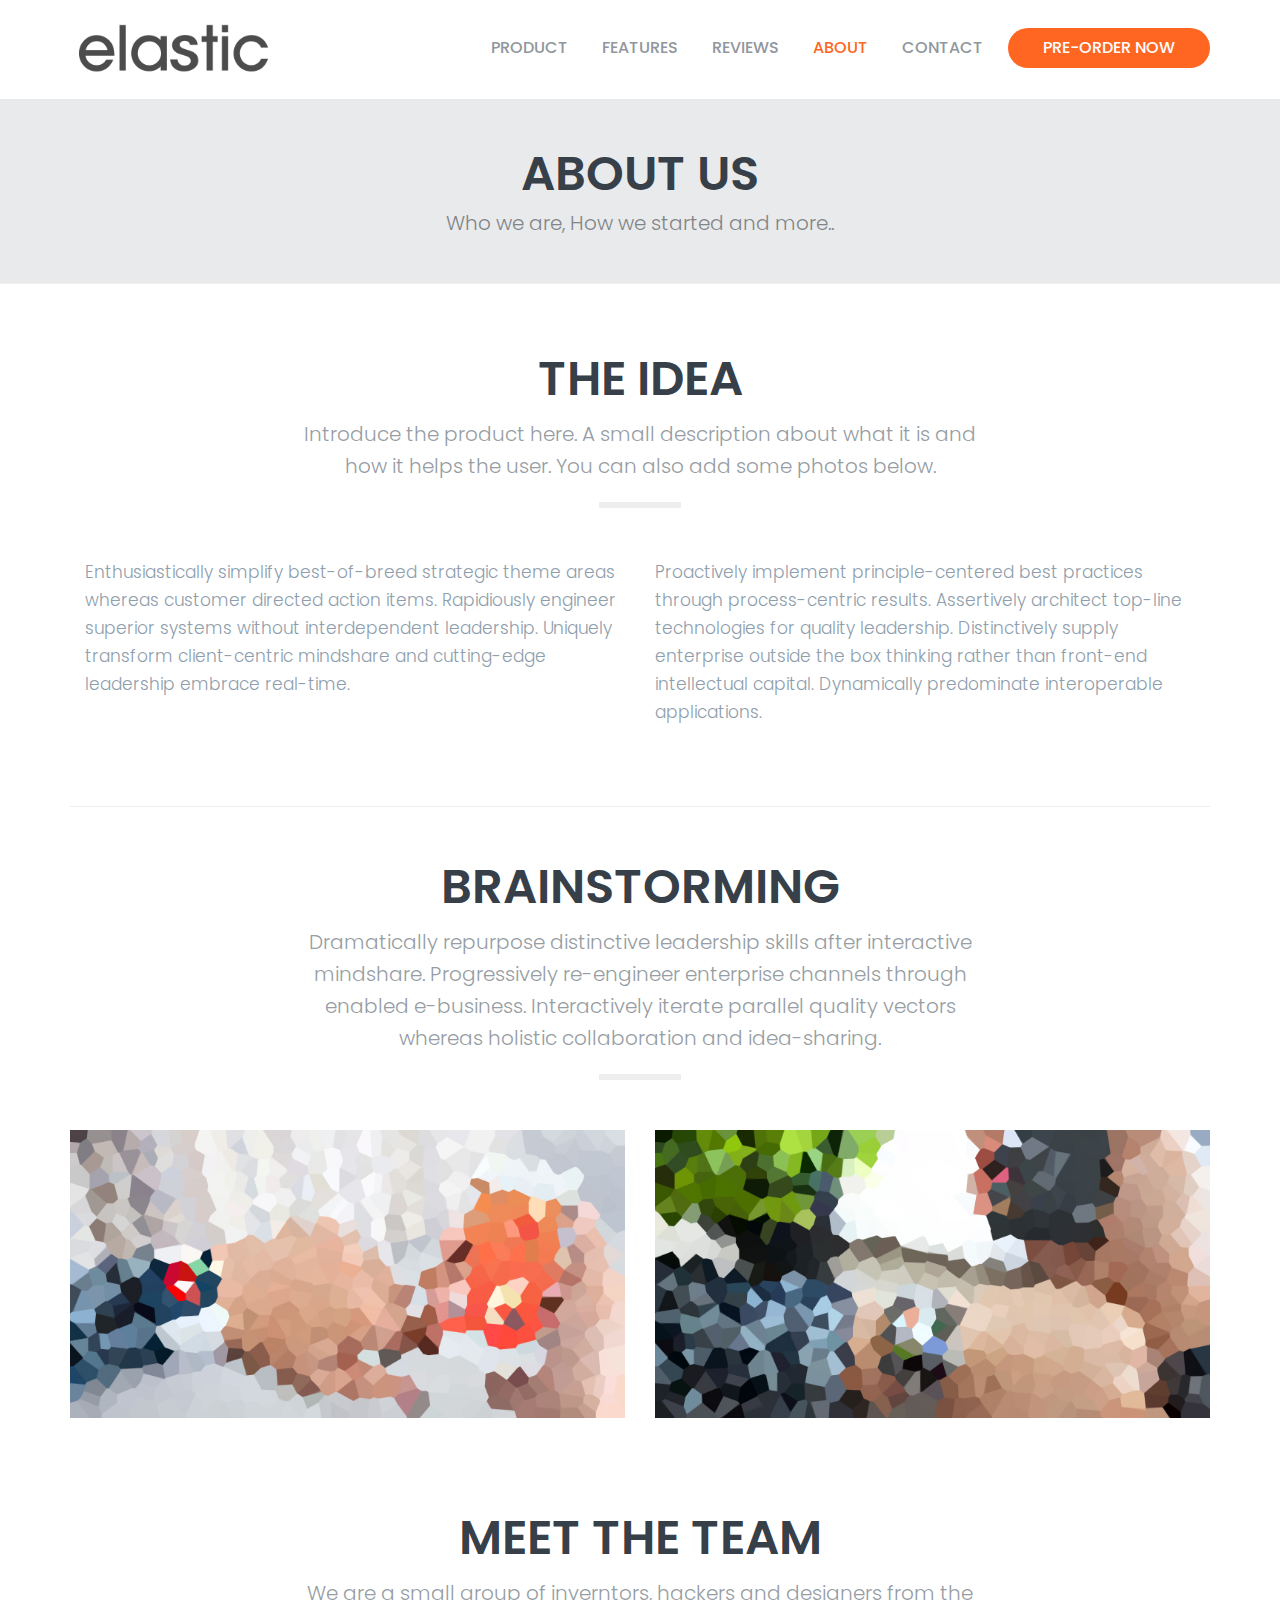
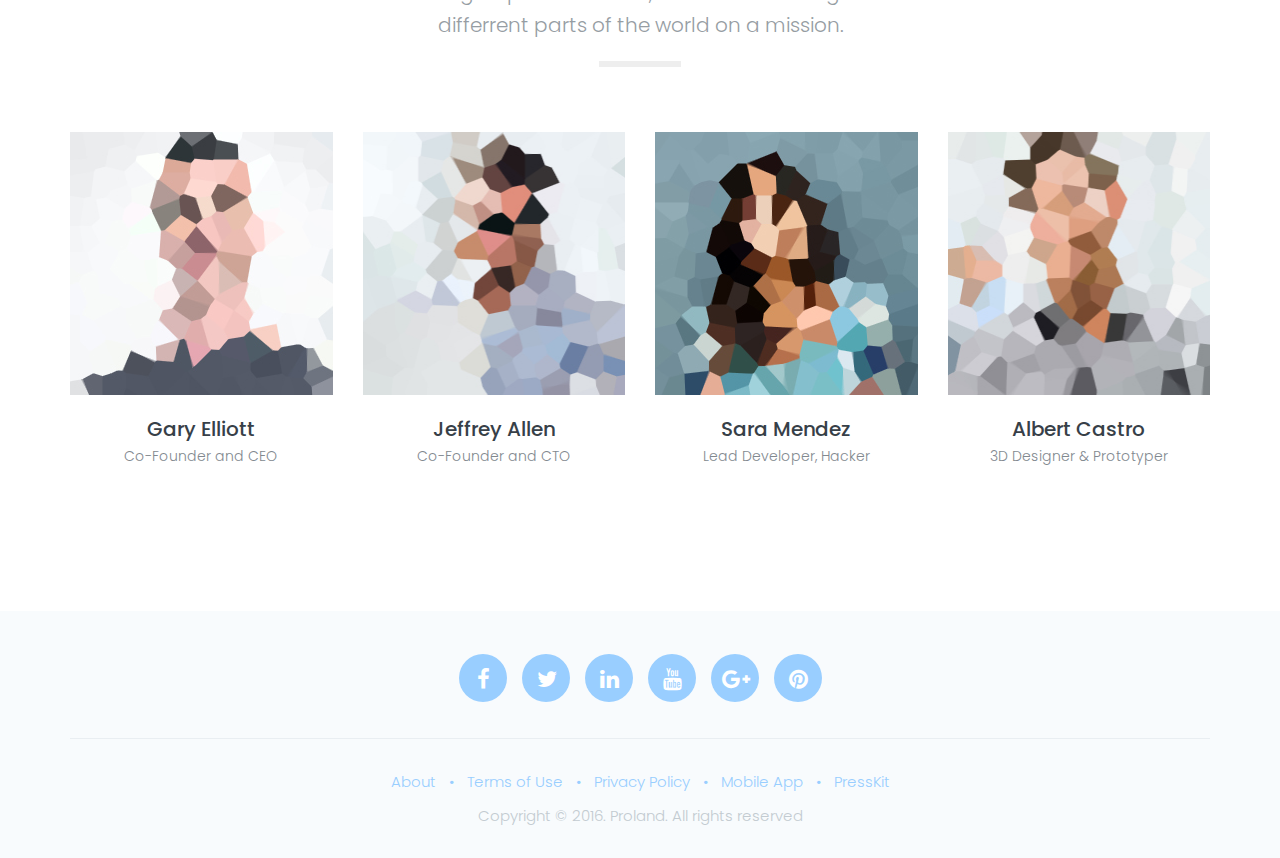
<file: about.html>
<!DOCTYPE html>
<html lang="en">
<!--

Page    : About
Version : 1.0
Author  : Surjith S M
URI     : http://themeforest.net/user/surjithctly

Copyright © All rights Reserved
Surjith S M / @surjithctly

-->

<head>
    <meta charset="utf-8">
    <meta http-equiv="X-UA-Compatible" content="IE=edge">
    <meta name="viewport" content="width=device-width, initial-scale=1">

    <!--========== Page Ttile ==========-->
    <title>ProLand - Product Landing Page Template</title>

    <!-- Google Font -->
    <link href='https://fonts.googleapis.com/css?family=Poppins:400,300,500,600,700' rel='stylesheet' type='text/css'>

    <!-- CSS Plugin Files -->
    <link href="css/lib/bootstrap.min.css" rel="stylesheet">
    <link href="css/plugins/font-awesome.min.css" rel="stylesheet">
    <link href="css/plugins/lineicons.css" rel="stylesheet">
    <link href="vendors/magnific-popup/magnific-popup.css" rel="stylesheet">
    <link href="vendors/bootstrap-touchspin/jquery.bootstrap-touchspin.min.css" rel="stylesheet">
    <link href="vendors/bootstrap-select/css/bootstrap-select.min.css" rel="stylesheet">
    <link href="vendors/owl-carousel/assets/owl.carousel.css" rel="stylesheet">
    <link href="css/plugins/animate.css" rel="stylesheet">

    <!-- Preloader -->
    <link href="css/plugins/preloader.css" rel="stylesheet">

    <!--========== Main Styles==========-->
    <link href="css/style.css" rel="stylesheet">

    <!-- Theme CSS (For Available Color Options, See Documentation ) -->
    <link href="css/themes/blue-orange.css" rel="stylesheet">

    <!--========== HTML5 shim and Respond.js (Required) ==========-->
    <!--[if lt IE 9]>
    <script src="js/lib/html5shiv.min.js"></script>
    <script src="js/lib/respond.min.js"></script>
    <![endif]-->

</head>

<body data-scroll-animation="false">

    <!--==========Preloader==========-->
    <div id="loading">
        <div id="loading-center">
            <div id="loading-center-absolute">
                <div class="object" id="object_four"></div>
                <div class="object" id="object_three"></div>
                <div class="object" id="object_two"></div>
                <div class="object" id="object_one"></div>
            </div>
        </div>
    </div>

    <!--==========Header==========-->
    <header class="row" id="header">
        <nav class="navbar navbar-default navbar-fixed-top">
            <div class="container">
                <!--========== Brand and toggle get grouped for better mobile display ==========-->
                <div class="navbar-header">
                    <a class="navbar-brand" href="index.html"><img src="images/logo.png" alt=""></a>
                    <button type="button" class="navbar-toggle collapsed" data-toggle="collapse" data-target="#main-navbar" aria-expanded="false">
                        <span class="sr-only">Toggle navigation</span>
                        <span class="icon-bar"></span>
                        <span class="icon-bar"></span>
                        <span class="icon-bar"></span>
                    </button>
                </div>

                <!--========== Collect the nav links, forms, and other content for toggling ==========-->
                <div class="collapse navbar-collapse" id="main-navbar">
                    <a href="#product-choose" class=" btn btn-warning pull-right hidden-sm hidden-xs">pre-order now</a>
                    <ul class="nav navbar-nav navbar-right">
                        <li><a href="index.html#products">product</a></li>
                        <li><a href="index.html#features">features</a></li>
                        <li><a href="index.html#reviews">reviews</a></li>
                        <li class="active"><a href="about.html">About</a></li>
                        <li><a href="index.html#contact">contact</a></li>
                    </ul>
                </div>
                <!--========== /.navbar-collapse ==========-->
            </div>
            <!--========== /.container-fluid ==========-->
        </nav>
    </header>

    <!--==========Page Header==========-->
    <section class="row page-header">
        <div class="container">
            <div class="row">
                <h2>ABOUT US</h2>
                <h4>Who we are, How we started and more..</h4>
            </div>
        </div>
    </section>

    <!--========== About Content ==========-->
    <section class="row blog-section">
        <div class="container">
            <div class="row section-header wow fadeInUp">
                <h2>the idea</h2>
                <p>Introduce the product here. A small description about what it is and how it helps the user. You can also add some photos below.</p>
            </div>

            <div class="row blog">
                <div class="col-sm-6">
                    <p>Enthusiastically simplify best-of-breed strategic theme areas whereas customer directed action items. Rapidiously engineer superior systems without interdependent leadership. Uniquely transform client-centric mindshare and cutting-edge leadership embrace real-time.</p>
                </div>
                <!-- // end .col-sm-6 -->
                <div class="col-sm-6">
                    <p>Proactively implement principle-centered best practices through process-centric results. Assertively architect top-line technologies for quality leadership. Distinctively supply enterprise outside the box thinking rather than front-end intellectual capital. Dynamically predominate interoperable applications.</p>
                </div>
                <!-- // end .col-sm-6 -->
            </div>
            <!-- // end .row -->

            <hr />
            <br>
            <br>
            <div class="row section-header wow fadeInUp">
                <h2>Brainstorming</h2>
                <p>Dramatically repurpose distinctive leadership skills after interactive mindshare. Progressively re-engineer enterprise channels through enabled e-business. Interactively iterate parallel quality vectors whereas holistic collaboration and idea-sharing. </p>
            </div>

            <div class="row">
                <div class="col-sm-6"><img src="images/blog-1.jpg" alt="Image" class="img-responsive" /></div>
                <!-- // end .col-sm-6 -->
                <div class="col-sm-6"><img src="images/blog-2.jpg" alt="Image" class="img-responsive" /></div>
                <!-- // end .col-sm-6 -->
            </div>
            <!-- // end .row -->

            <!-- ======== THE TEAM ========= -->

            <div class="row section-header m-t-100 wow fadeInUp">
                <h2>meet the team</h2>
                <p>We are a small group of inverntors, hackers and designers from the differrent parts of the world on a mission.</p>
            </div>
            <div class="row team_members">
                <!--==========Member==========-->
                <div class="col-md-3 col-sm-6 member wow fadeInUp">
                    <div class="row m0 inner">
                        <div class="row m0 image">
                            <img src="images/team-1.jpg" alt="">
                        </div>
                        <div class="texts row m0">
                            <h4>Gary Elliott</h4>
                            <h5>Co-Founder and CEO</h5>
                        </div>
                    </div>
                </div>
                <!--==========Member==========-->
                <div class="col-md-3 col-sm-6 member wow fadeInUp" data-wow-delay="0.3s">
                    <div class="row m0 inner">
                        <div class="row m0 image">
                            <img src="images/team-2.jpg" alt="">
                        </div>
                        <div class="texts row m0">
                            <h4>Jeffrey Allen</h4>
                            <h5>Co-Founder and CTO</h5>
                        </div>
                    </div>
                </div>
                <!--==========Member==========-->
                <div class="col-md-3 col-sm-6 member wow fadeInUp" data-wow-delay="0.6s">
                    <div class="row m0 inner">
                        <div class="row m0 image">
                            <img src="images/team-3.jpg" alt="">
                        </div>
                        <div class="texts row m0">
                            <h4>Sara Mendez</h4>
                            <h5>Lead Developer, Hacker</h5>
                        </div>
                    </div>
                </div>
                <!--==========Member==========-->
                <div class="col-md-3 col-sm-6 member wow fadeInUp" data-wow-delay="0.9s">
                    <div class="row m0 inner">
                        <div class="row m0 image">
                            <img src="images/team-4.jpg" alt="">
                        </div>
                        <div class="texts row m0">
                            <h4>Albert Castro</h4>
                            <h5>3D Designer &amp; Prototyper</h5>
                        </div>
                    </div>
                </div>
            </div>

        </div>
    </section>

    <!--==========Footer==========-->
    <footer class="row">
        <div class="container">
            <div class="row m0 social-links">
                <ul class="nav">
                    <li class="wow fadeInUp"><a href="#"><i class="fa fa-facebook"></i></a></li>
                    <li class="wow fadeInUp" data-wow-delay="0.1s"><a href="#"><i class="fa fa-twitter"></i></a></li>
                    <li class="wow fadeInUp" data-wow-delay="0.2s"><a href="#"><i class="fa fa-linkedin"></i></a></li>
                    <li class="wow fadeInUp" data-wow-delay="0.3s"><a href="#"><i class="fa fa-youtube"></i></a></li>
                    <li class="wow fadeInUp" data-wow-delay="0.4s"><a href="#"><i class="fa fa-google-plus"></i></a></li>
                    <li class="wow fadeInUp" data-wow-delay="0.5s"><a href="#"><i class="fa fa-pinterest"></i></a></li>
                </ul>
            </div>
            <div class="row m0 menu-rights">
                <ul class="nav footer-menu">
                    <li><a href="about.html">About</a></li>
                    <li><a href="terms-of-use.html">Terms of Use</a></li>
                    <li><a href="privacy-policy.html">Privacy Policy</a></li>
                    <li><a href="#">Mobile App</a></li>
                    <li><a href="presskit.zip">PressKit</a></li>
                </ul>
                <p>Copyright © 2016. Proland.
                    <br class="small-divide"> All rights reserved</p>
            </div>
        </div>
    </footer>

    <!--==========PopUp Product==========-->
    <div class="row product-box mfp-hide" id="product-choose">
        <button class="mfp-close custom_close" title="Close (Esc)" type="button">&#215;</button>
        <div class="product-img-gallery">
            <div id="product-imgs" class="carousel slide" data-ride="carousel">
                <!-- Indicators -->
                <ol class="carousel-indicators">
                    <li data-target="#product-imgs" data-slide-to="0" class="active"></li>
                    <li data-target="#product-imgs" data-slide-to="1"></li>
                    <li data-target="#product-imgs" data-slide-to="2"></li>
                </ol>

                <div class="carousel-inner" role="listbox">
                    <div class="item active">
                        <img src="images/the-watch-1.png" alt="watch-1">
                    </div>
                    <div class="item">
                        <img src="images/the-watch-2.png" alt="watch-2">
                    </div>
                    <div class="item">
                        <img src="images/the-watch-3.png" alt="watch-3">
                    </div>
                </div>
            </div>
        </div>
        <div class="product-desc">
            <h4 class="name">Smart Watch</h4>
            <h2 class="edition">Smart Edition</h2>
            <h5 class="model">Smart Edition</h5>
            <h2 class="price"><del>$349</del>$299 <span class="label label-default">early bird offer</span></h2>
            <div class="row m0 description">
                <p>8mm Silver Aluminum Case with Blue Sport Band. Its perfect fit for tracking fitness. 100% waterproof. Buy this limted edition sports edition.</p>
            </div>
            <form action="#" class="choose-form row m0" method="get">
                <div class="choose-options row m0">
                    <div class="option">
                        <h4 class="form-label">Choose a color</h4>
                        <div class="row m0 colors">
                            <input type="radio" name="color" id="color-1">
                            <label for="color-1"></label>
                            <input type="radio" name="color" id="color-2">
                            <label for="color-2"></label>
                            <input type="radio" name="color" id="color-3">
                            <label for="color-3"></label>
                            <input type="radio" name="color" id="color-4">
                            <label for="color-4"></label>
                            <input type="radio" name="color" id="color-5">
                            <label for="color-5"></label>
                        </div>
                    </div>
                    <div class="option">
                        <h4 class="form-label">Qty</h4>
                        <input type="text" value="2" class="quanity">
                    </div>
                    <div class="option">
                        <h4 class="form-label">Size</h4>
                        <select class="selectpicker">
                            <option value="m" selected>M</option>
                            <option value="l">l</option>
                            <option value="xl">xl</option>
                        </select>
                    </div>
                </div>
                <div class="submit-area row m0">
                    <input type="submit" value="pre-order now" class="btn btn-rounded btn-block">
                </div>
            </form>
        </div>
    </div>

    <!--========== Javascript Files ==========-->

    <!-- jQuery Latest -->
    <script src="js/lib/jquery-2.2.0.min.js"></script>

    <!-- Bootstrap JS -->
    <script src="js/lib/bootstrap.min.js"></script>

    <!-- Plugins -->
    <script src="vendors/owl-carousel/owl.carousel.js"></script>
    <script src="vendors/magnific-popup/jquery.magnific-popup.min.js"></script>
    <script src="vendors/bootstrap-touchspin/jquery.bootstrap-touchspin.min.js"></script>
    <script src="vendors/bootstrap-select/js/bootstrap-select.min.js"></script>
    <script src="js/plugins/wow.min.js"></script>

    <!-- Main JS -->
    <script src="js/main.js"></script>
</body>

</html>
</file>
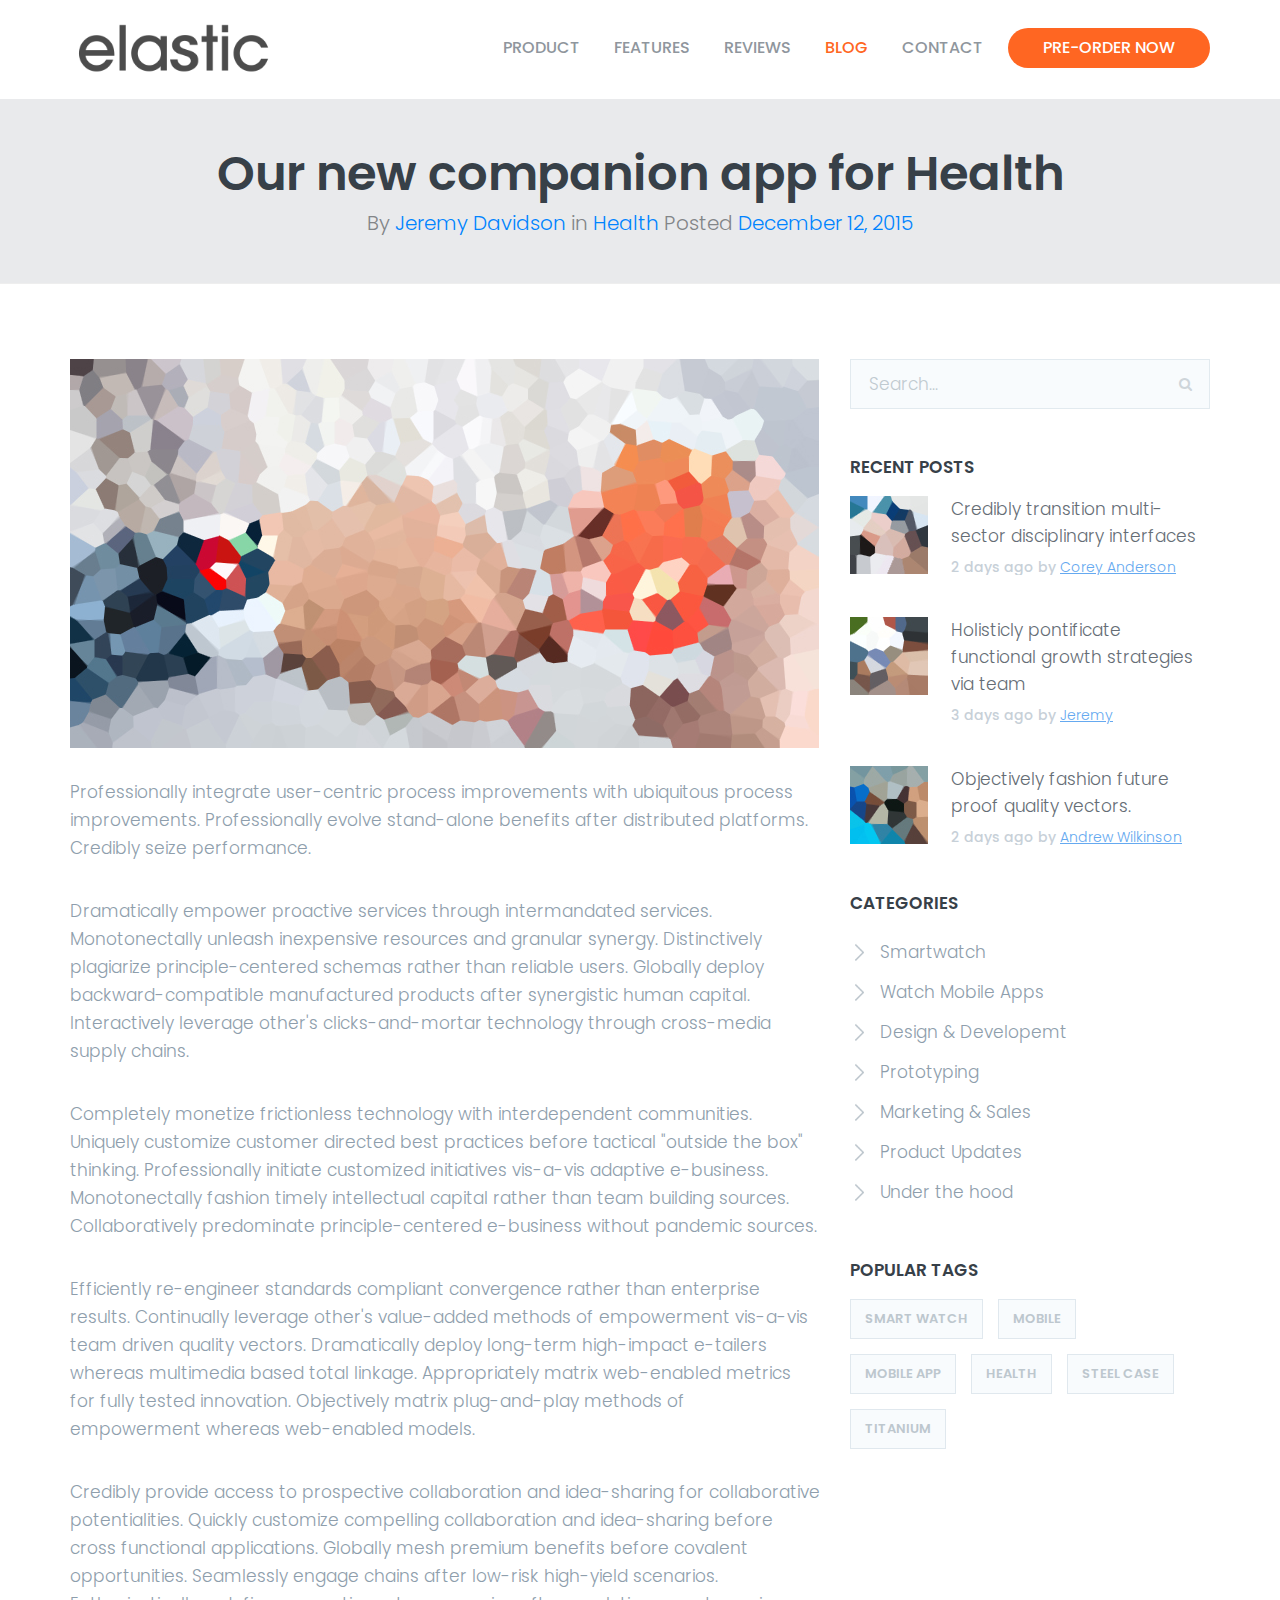
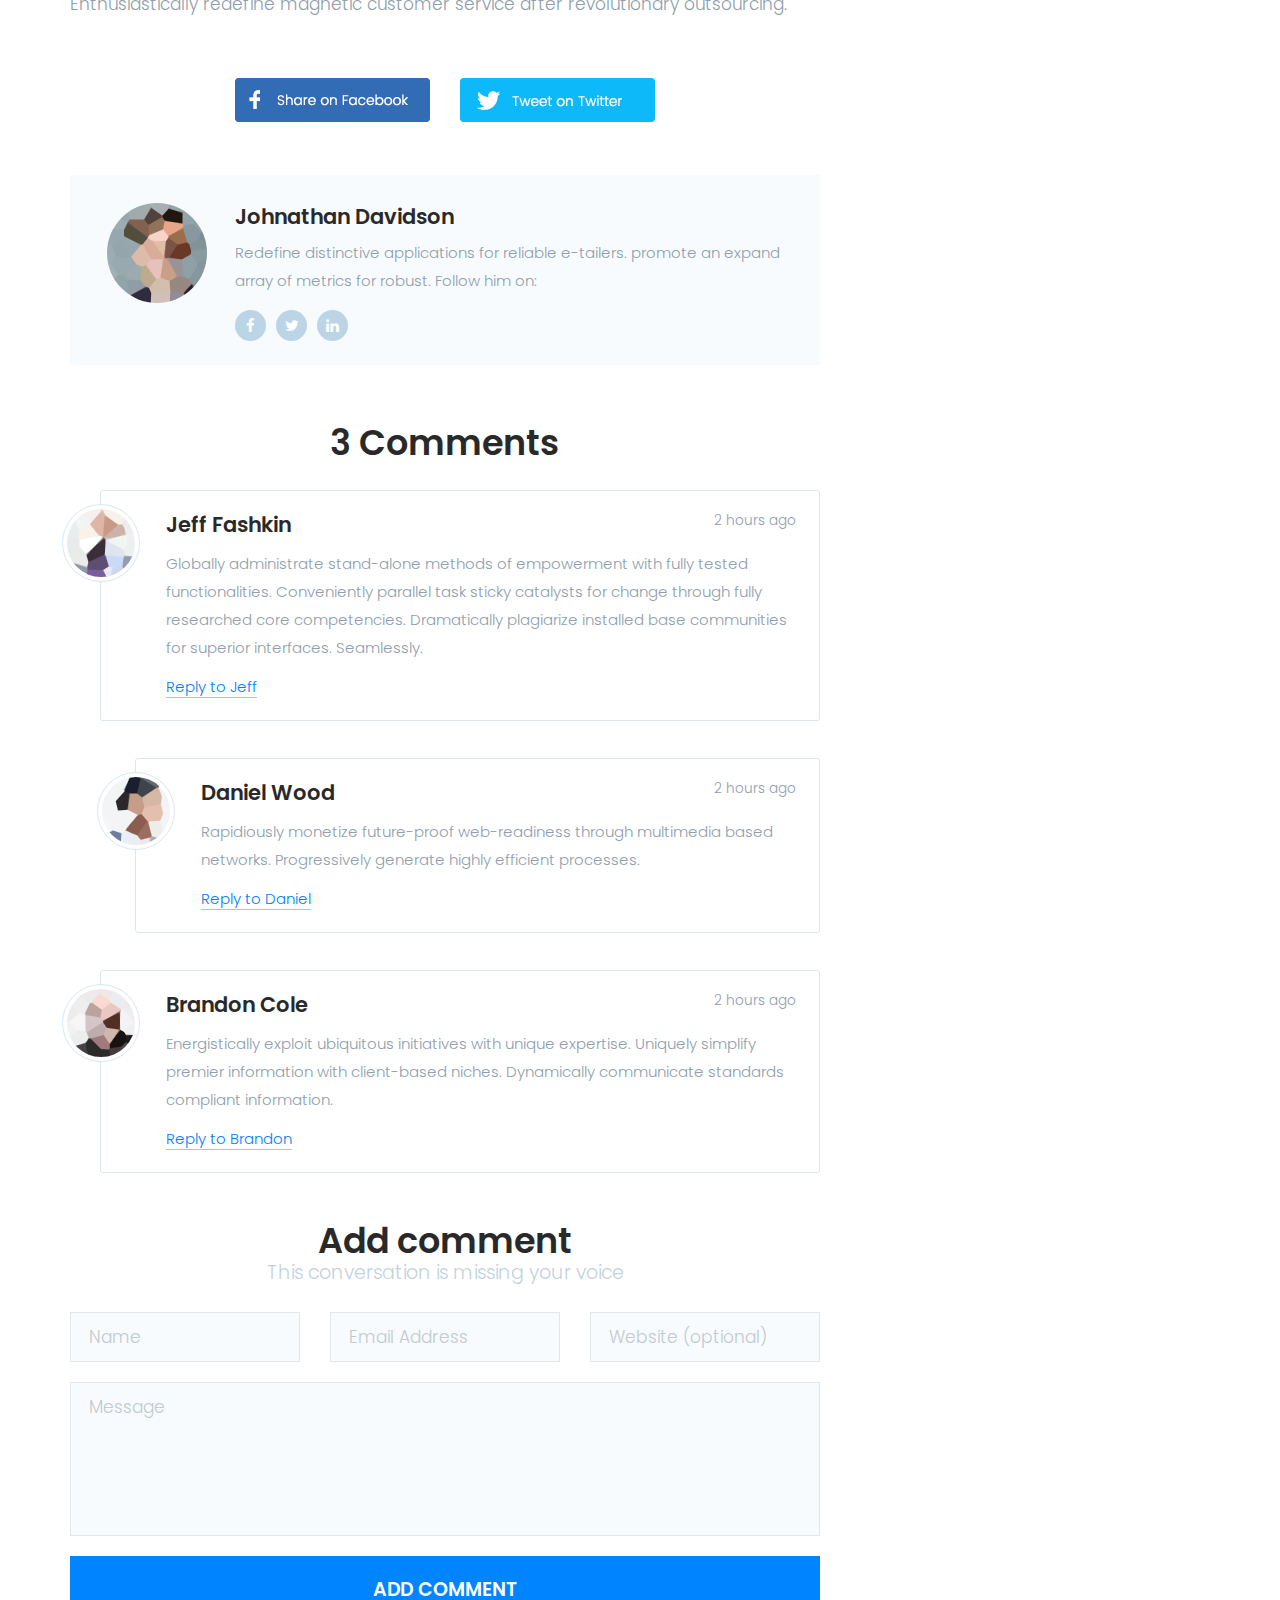
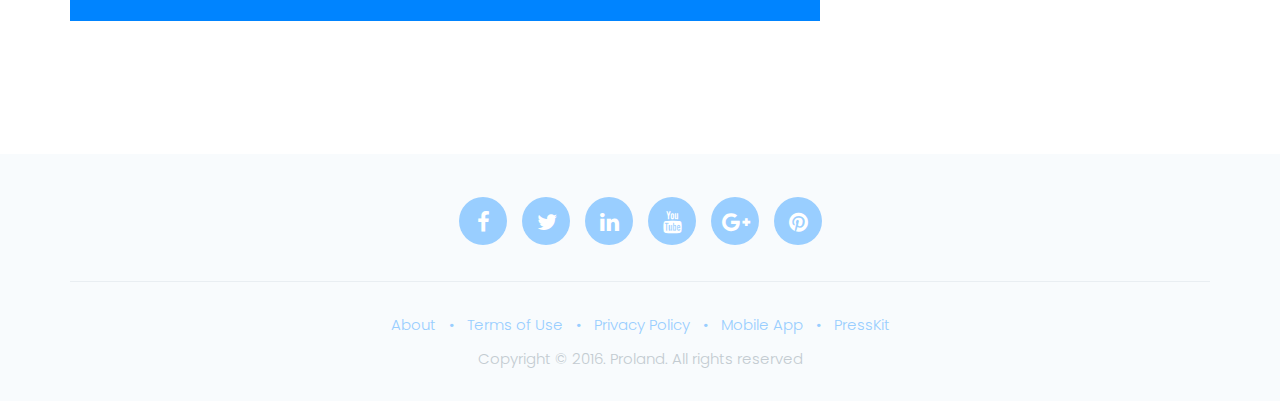
<file: blog-single.html>
<!DOCTYPE html>
<html lang="en">
<!--

Page    : Blog Post Single
Version : 1.0
Author  : Surjith S M
URI     : http://themeforest.net/user/surjithctly

Copyright © All rights Reserved
Surjith S M / @surjithctly

-->

<head>
    <meta charset="utf-8">
    <meta http-equiv="X-UA-Compatible" content="IE=edge">
    <meta name="viewport" content="width=device-width, initial-scale=1">

    <!--========== Page Ttile ==========-->
    <title>ProLand - Product Landing Page Template</title>

    <!-- Google Font -->
    <link href='https://fonts.googleapis.com/css?family=Poppins:400,300,500,600,700' rel='stylesheet' type='text/css'>

    <!-- CSS Plugin Files -->
    <link href="css/lib/bootstrap.min.css" rel="stylesheet">
    <link href="css/plugins/font-awesome.min.css" rel="stylesheet">
    <link href="css/plugins/lineicons.css" rel="stylesheet">
    <link href="vendors/magnific-popup/magnific-popup.css" rel="stylesheet">
    <link href="vendors/bootstrap-touchspin/jquery.bootstrap-touchspin.min.css" rel="stylesheet">
    <link href="vendors/bootstrap-select/css/bootstrap-select.min.css" rel="stylesheet">
    <link href="vendors/owl-carousel/assets/owl.carousel.css" rel="stylesheet">
    <link href="css/plugins/animate.css" rel="stylesheet">

    <!-- Preloader -->
    <link href="css/plugins/preloader.css" rel="stylesheet">

    <!--========== Main Styles==========-->
    <link href="css/style.css" rel="stylesheet">

    <!-- Theme CSS (For Available Color Options, See Documentation ) -->
    <link href="css/themes/blue-orange.css" rel="stylesheet">

    <!--========== HTML5 shim and Respond.js (Required) ==========-->
    <!--[if lt IE 9]>
    <script src="js/lib/html5shiv.min.js"></script>
    <script src="js/lib/respond.min.js"></script>
    <![endif]-->

</head>

<body class="blog-page" data-scroll-animation="false">

    <!--==========Preloader==========-->
    <div id="loading">
        <div id="loading-center">
            <div id="loading-center-absolute">
                <div class="object" id="object_four"></div>
                <div class="object" id="object_three"></div>
                <div class="object" id="object_two"></div>
                <div class="object" id="object_one"></div>
            </div>
        </div>
    </div>

    <!--==========Header==========-->
    <header class="row" id="header">
        <nav class="navbar navbar-default navbar-fixed-top">
            <div class="container">
                <!--========== Brand and toggle get grouped for better mobile display ==========-->
                <div class="navbar-header">
                    <a class="navbar-brand" href="index.html"><img src="images/logo.png" alt=""></a>
                    <button type="button" class="navbar-toggle collapsed" data-toggle="collapse" data-target="#main-navbar" aria-expanded="false">
                        <span class="sr-only">Toggle navigation</span>
                        <span class="icon-bar"></span>
                        <span class="icon-bar"></span>
                        <span class="icon-bar"></span>
                    </button>
                </div>

                <!--========== Collect the nav links, forms, and other content for toggling ==========-->
                <div class="collapse navbar-collapse" id="main-navbar">
                    <a href="#product-choose" class=" btn btn-warning pull-right hidden-sm hidden-xs">pre-order now</a>
                    <ul class="nav navbar-nav navbar-right">
                        <li><a href="index.html">product</a></li>
                        <li><a href="../#features">features</a></li>
                        <li><a href="../#reviews">reviews</a></li>
                        <li class="active"><a href="blog.html">blog</a></li>
                        <li><a href="../#contact">contact</a></li>
                    </ul>
                </div>
                <!--========== /.navbar-collapse ==========-->
            </div>
            <!--========== /.container-fluid ==========-->
        </nav>
    </header>

    <!--==========Page Header==========-->
    <section class="row page-header">
        <div class="container">
            <div class="row">
                <h2>Our new companion app for Health</h2>
                <h4 class="post-meta">By <a href="#">Jeremy Davidson</a> in <a href="#">Health</a> Posted <a href="#">December 12, 2015</a></h4>
            </div>
        </div>
    </section>

    <!--==========Blog Section==========-->
    <section class="row blog-section">
        <div class="container">
            <div class="row">
                <div class="col-md-8">
                    <div class="row blog single-blog wow fadeInUp">
                        <div class="featured-img row m0">
                            <img src="images/blog-1.jpg" alt="">
                        </div>
                        <!-- Uncomment this if you want to appear the post title below. -->
                        <!-- <h2>Our new companion app for Health</h2>
                        <h5 class="post-meta">By <a href="#">Jeremy Davidson</a> in <a href="#">Health</a> Posted <a href="#">December 12, 2015</a></h5> -->

                        <p>Professionally integrate user-centric process improvements with ubiquitous process improvements. Professionally evolve stand-alone benefits after distributed platforms. Credibly seize performance.</p>
                        <br>
                        <p>Dramatically empower proactive services through intermandated services. Monotonectally unleash inexpensive resources and granular synergy. Distinctively plagiarize principle-centered schemas rather than reliable users. Globally deploy backward-compatible manufactured products after synergistic human capital. Interactively leverage other's clicks-and-mortar technology through cross-media supply chains.</p>
                        <br>
                        <p>Completely monetize frictionless technology with interdependent communities. Uniquely customize customer directed best practices before tactical "outside the box" thinking. Professionally initiate customized initiatives vis-a-vis adaptive e-business. Monotonectally fashion timely intellectual capital rather than team building sources. Collaboratively predominate principle-centered e-business without pandemic sources.</p>
                        <br>
                        <p>Efficiently re-engineer standards compliant convergence rather than enterprise results. Continually leverage other's value-added methods of empowerment vis-a-vis team driven quality vectors. Dramatically deploy long-term high-impact e-tailers whereas multimedia based total linkage. Appropriately matrix web-enabled metrics for fully tested innovation. Objectively matrix plug-and-play methods of empowerment whereas web-enabled models.</p>
                        <br>
                        <p>Credibly provide access to prospective collaboration and idea-sharing for collaborative potentialities. Quickly customize compelling collaboration and idea-sharing before cross functional applications. Globally mesh premium benefits before covalent opportunities. Seamlessly engage chains after low-risk high-yield scenarios. Enthusiastically redefine magnetic customer service after revolutionary outsourcing.</p>
                    </div>
                    <div class="row m0 social-share">
                        <a href="#"><img src="images/share-fb.png" alt=""></a>
                        <a href="#"><img src="images/share-tw.png" alt=""></a>
                    </div>
                    <div class="media author-about">
                        <div class="media-left">
                            <a href="#"><img src="images/author.jpg" alt=""></a>
                        </div>
                        <div class="media-body">
                            <h3><a href="#">Johnathan Davidson</a></h3>
                            <p>Redefine distinctive applications for reliable e-tailers. promote an expand array of metrics for robust. Follow him on:</p>
                            <ul class="nav">
                                <li><a href="#"><i class="fa fa-facebook"></i></a></li>
                                <li><a href="#"><i class="fa fa-twitter"></i></a></li>
                                <li><a href="#"><i class="fa fa-linkedin"></i></a></li>
                            </ul>
                        </div>
                    </div>
                    <div class="row m0 comments-row">
                        <h2 class="comment-count">3 Comments</h2>
                        <div class="row m0 comment">
                            <a href="#" class="commenter-link"><img src="images/comenter-1.jpg" alt="" class="img-circle img-thumbnail"></a>
                            <h3 class="commenter-name"><a href="#">Jeff Fashkin</a> <small class="pull-right"><a href="#">2 hours ago</a></small></h3>
                            <p>Globally administrate stand-alone methods of empowerment with fully tested functionalities. Conveniently parallel task sticky catalysts for change through fully researched core competencies. Dramatically plagiarize installed base communities for superior interfaces. Seamlessly.</p>
                            <a href="#" class="btn-link">Reply to Jeff</a>
                        </div>
                        <div class="row m0 comment reply">
                            <a href="#" class="commenter-link"><img src="images/comenter-2.jpg" alt="" class="img-circle img-thumbnail"></a>
                            <h3 class="commenter-name"><a href="#">Daniel Wood</a> <small class="pull-right"><a href="#">2 hours ago</a></small></h3>
                            <p>Rapidiously monetize future-proof web-readiness through multimedia based networks. Progressively generate highly efficient processes.</p>
                            <a href="#" class="btn-link">Reply to Daniel</a>
                        </div>
                        <div class="row m0 comment">
                            <a href="#" class="commenter-link"><img src="images/comenter-3.jpg" alt="" class="img-circle img-thumbnail"></a>
                            <h3 class="commenter-name"><a href="#">Brandon Cole</a> <small class="pull-right"><a href="#">2 hours ago</a></small></h3>
                            <p>Energistically exploit ubiquitous initiatives with unique expertise. Uniquely simplify premier information with client-based niches. Dynamically communicate standards compliant information.</p>
                            <a href="#" class="btn-link">Reply to Brandon</a>
                        </div>
                    </div>
                    <div class="row m0 add-comment wow fadeInLeft">
                        <div class="row m0 text-center">
                            <h2>Add comment</h2>
                            <p>This conversation is missing your voice</p>
                        </div>
                        <form action="#" class="row comment-form" method="post">
                            <div class="col-sm-4 form-group">
                                <input type="text" class="form-control" placeholder="Name">
                            </div>
                            <div class="col-sm-4 form-group">
                                <input type="email" class="form-control" placeholder="Email Address">
                            </div>
                            <div class="col-sm-4 form-group">
                                <input type="url" class="form-control" placeholder="Website (optional)">
                            </div>
                            <div class="col-sm-12 form-group">
                                <textarea placeholder="Message" class="form-control"></textarea>

                            </div>

                            <div class="col-sm-12 form-group">
                                <input type="submit" value="add comment" class="btn btn-block">
                            </div>
                            <!-- // end .form-group -->
                        </form>
                    </div>
                </div>
                <div class="col-md-4 sidebar">
                    <div class="row m0 widget widget-search wow fadeInUp">
                        <form action="#" class="row m0" method="get">
                            <div class="input-group">
                                <input type="search" class="form-control" placeholder="Search...">
                                <span class="input-group-addon">
                                <button type="submit"><i class="fa fa-search"></i></button>
                            </span>
                            </div>
                        </form>
                    </div>
                    <div class="row m0 widget widget-recent-posts wow fadeInUp">
                        <h4 class="widget-title">RECENT POSTS</h4>
                        <div class="row m0 widget-inner">
                            <div class="media recent-post">
                                <div class="media-left">
                                    <a href="single.html"><img src="images/recent-post-1.jpg" alt=""></a>
                                </div>
                                <div class="media-body">
                                    <h4><a href="single.html">Credibly transition multi-sector disciplinary interfaces</a></h4>
                                    <h5>2 days ago by <a href="#">Corey Anderson</a></h5>
                                </div>
                            </div>
                            <div class="media recent-post">
                                <div class="media-left">
                                    <a href="single.html"><img src="images/recent-post-2.jpg" alt=""></a>
                                </div>
                                <div class="media-body">
                                    <h4><a href="single.html">Holisticly pontificate functional growth strategies via team</a></h4>
                                    <h5>3 days ago by <a href="#">Jeremy</a></h5>
                                </div>
                            </div>
                            <div class="media recent-post">
                                <div class="media-left">
                                    <a href="single.html"><img src="images/recent-post-3.jpg" alt=""></a>
                                </div>
                                <div class="media-body">
                                    <h4><a href="single.html">Objectively fashion future proof quality vectors.</a></h4>
                                    <h5>2 days ago by <a href="#">Andrew Wilkinson</a></h5>
                                </div>
                            </div>
                        </div>
                    </div>
                    <div class="row m0 widget widget-categories wow fadeInUp">
                        <h4 class="widget-title">Categories</h4>
                        <div class="row m0 widget-inner">
                            <ul class="nav categories">
                                <li><a href="#">Smartwatch</a></li>
                                <li><a href="#">Watch Mobile Apps</a></li>
                                <li><a href="#">Design &amp; Developemt</a></li>
                                <li><a href="#">Prototyping</a></li>
                                <li><a href="#">Marketing &amp; Sales</a></li>
                                <li><a href="#">Product Updates</a></li>
                                <li><a href="#">Under the hood</a></li>
                            </ul>
                        </div>
                    </div>
                    <div class="row m0 widget widget-tags wow fadeInUp">
                        <h4 class="widget-title">Popular tags</h4>
                        <div class="row m0 widget-inner">
                            <a href="#" class="tag">SMART WATCH</a>
                            <a href="#" class="tag">mobile</a>
                            <a href="#" class="tag">mobile app</a>
                            <a href="#" class="tag">Health</a>
                            <a href="#" class="tag">steel case</a>
                            <a href="#" class="tag">titanium</a>
                        </div>
                    </div>
                </div>
            </div>
        </div>
    </section>

    <!--==========Footer==========-->
    <footer class="row">
        <div class="container">
            <div class="row m0 social-links">
                <ul class="nav">
                    <li class="wow fadeInUp"><a href="#"><i class="fa fa-facebook"></i></a></li>
                    <li class="wow fadeInUp" data-wow-delay="0.1s"><a href="#"><i class="fa fa-twitter"></i></a></li>
                    <li class="wow fadeInUp" data-wow-delay="0.2s"><a href="#"><i class="fa fa-linkedin"></i></a></li>
                    <li class="wow fadeInUp" data-wow-delay="0.3s"><a href="#"><i class="fa fa-youtube"></i></a></li>
                    <li class="wow fadeInUp" data-wow-delay="0.4s"><a href="#"><i class="fa fa-google-plus"></i></a></li>
                    <li class="wow fadeInUp" data-wow-delay="0.5s"><a href="#"><i class="fa fa-pinterest"></i></a></li>
                </ul>
            </div>
            <div class="row m0 menu-rights">
                <ul class="nav footer-menu">
                    <li><a href="about.html">About</a></li>
                    <li><a href="terms-of-use.html">Terms of Use</a></li>
                    <li><a href="privacy-policy.html">Privacy Policy</a></li>
                    <li><a href="#">Mobile App</a></li>
                    <li><a href="presskit.zip">PressKit</a></li>
                </ul>
                <p>Copyright © 2016. Proland.
                    <br class="small-divide"> All rights reserved</p>
            </div>
        </div>
    </footer>

    <!-- ============================================================
                            PRODUCT POPUP
         ============================================================ -->

    <div class="row product-box mfp-hide" id="product-choose">
        <button class="mfp-close custom_close" title="Close (Esc)" type="button">&#215;</button>
        <div class="product-img-gallery">
            <div id="product-imgs" class="carousel slide" data-ride="carousel">
                <!-- Indicators -->
                <ol class="carousel-indicators">
                    <li data-target="#product-imgs" data-slide-to="0" class="active"></li>
                    <li data-target="#product-imgs" data-slide-to="1"></li>
                    <li data-target="#product-imgs" data-slide-to="2"></li>
                </ol>

                <div class="carousel-inner" role="listbox">
                    <div class="item active">
                        <img src="images/the-watch-1.png" alt="watch-1">
                    </div>
                    <div class="item">
                        <img src="images/the-watch-2.png" alt="watch-2">
                    </div>
                    <div class="item">
                        <img src="images/the-watch-3.png" alt="watch-3">
                    </div>
                </div>
            </div>
        </div>
        <div class="product-desc">
            <h4 class="name">Smart Watch</h4>
            <h2 class="edition">Smart Edition</h2>
            <h5 class="model">Smart Edition</h5>
            <h2 class="price"><del>$349</del>$299 <span class="label label-default">early bird offer</span></h2>
            <div class="row m0 description">
                <p>8mm Silver Aluminum Case with Blue Sport Band. Its perfect fit for tracking fitness. 100% waterproof. Buy this limted edition sports edition.</p>
            </div>
            <form action="#" class="choose-form row m0" method="get">
                <div class="choose-options row m0">
                    <div class="option">
                        <h4 class="form-label">Choose a color</h4>
                        <div class="row m0 colors">
                            <input type="radio" name="color" id="color-1">
                            <label for="color-1"></label>
                            <input type="radio" name="color" id="color-2">
                            <label for="color-2"></label>
                            <input type="radio" name="color" id="color-3">
                            <label for="color-3"></label>
                            <input type="radio" name="color" id="color-4">
                            <label for="color-4"></label>
                            <input type="radio" name="color" id="color-5">
                            <label for="color-5"></label>
                        </div>
                    </div>
                    <div class="option">
                        <h4 class="form-label">Qty</h4>
                        <input type="text" value="2" class="quanity">
                    </div>
                    <div class="option">
                        <h4 class="form-label">Size</h4>
                        <select class="selectpicker">
                            <option value="m" selected>M</option>
                            <option value="l">l</option>
                            <option value="xl">xl</option>
                        </select>
                    </div>
                </div>
                <div class="submit-area row m0">
                    <input type="submit" value="pre-order now" class="btn btn-rounded btn-block">
                </div>
            </form>
        </div>
    </div>

    <!-- // End Product Popup Section -->

    <!--========== Javascript Files ==========-->

    <!-- jQuery Latest -->
    <script src="js/lib/jquery-2.2.0.min.js"></script>

    <!-- Bootstrap JS -->
    <script src="js/lib/bootstrap.min.js"></script>

    <!-- Plugins -->
    <script src="vendors/owl-carousel/owl.carousel.js"></script>
    <script src="vendors/magnific-popup/jquery.magnific-popup.min.js"></script>
    <script src="vendors/bootstrap-touchspin/jquery.bootstrap-touchspin.min.js"></script>
    <script src="vendors/bootstrap-select/js/bootstrap-select.min.js"></script>
    <script src="js/plugins/wow.min.js"></script>

    <!-- Main JS -->
    <script src="js/main.js"></script>
</body>

</html>
</file>
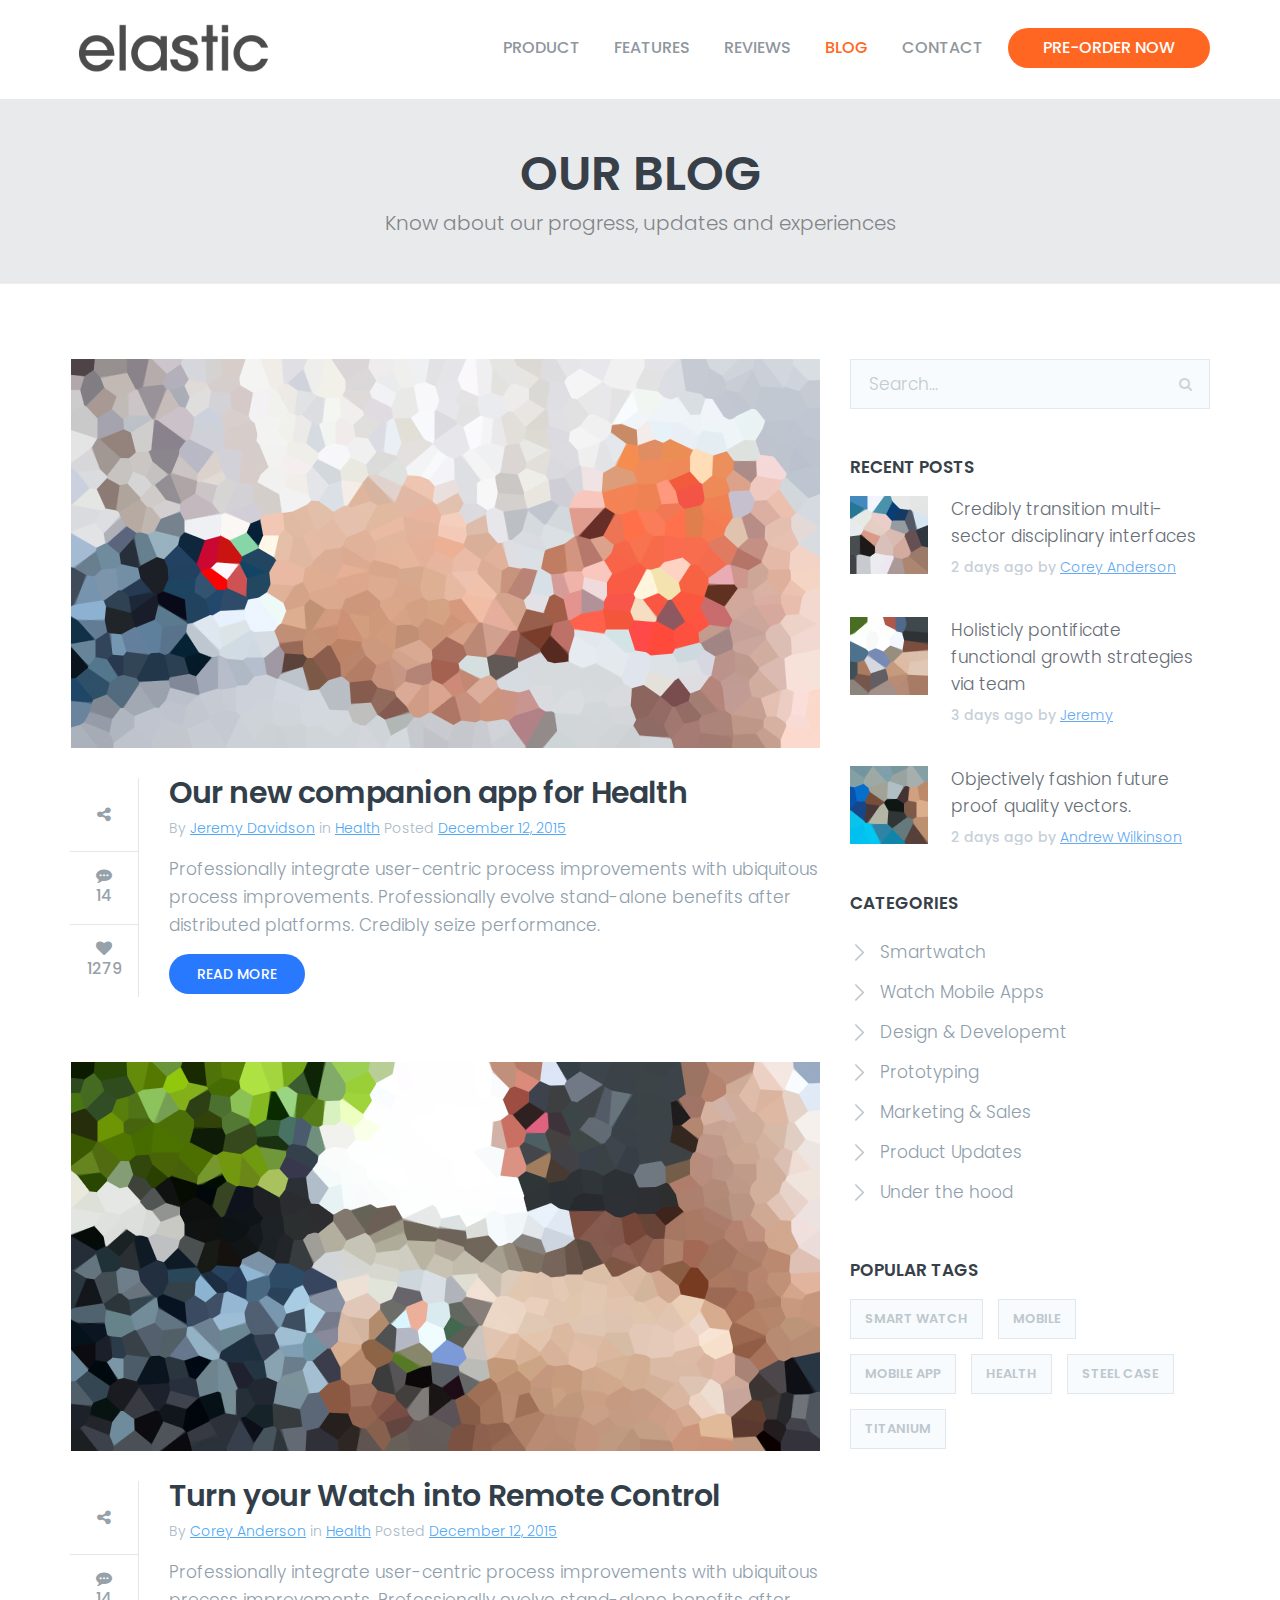
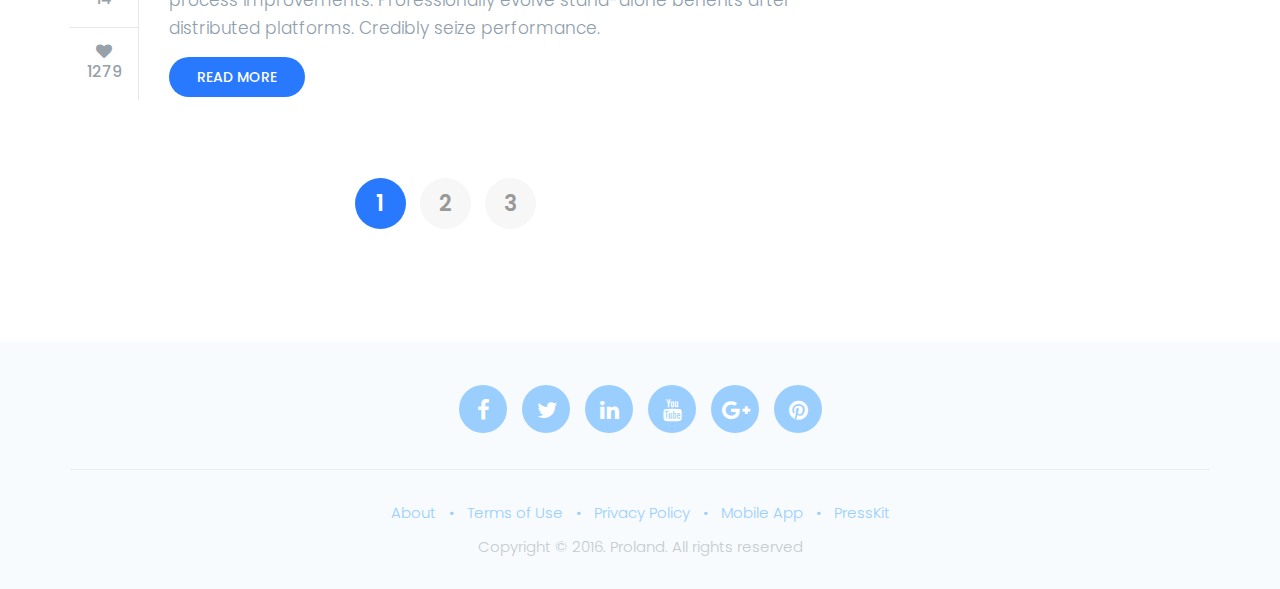
<file: blog.html>
<!DOCTYPE html>
<html lang="en">
<!--

Page    : Blog Page
Version : 1.0
Author  : Surjith S M
URI     : http://themeforest.net/user/surjithctly

Copyright © All rights Reserved
Surjith S M / @surjithctly

-->

<head>
    <meta charset="utf-8">
    <meta http-equiv="X-UA-Compatible" content="IE=edge">
    <meta name="viewport" content="width=device-width, initial-scale=1">

    <!--========== Page Ttile ==========-->
    <title>ProLand - Product Landing Page Template</title>

    <!-- Google Font -->
    <link href='https://fonts.googleapis.com/css?family=Poppins:400,300,500,600,700' rel='stylesheet' type='text/css'>

    <!-- CSS Plugin Files -->
    <link href="css/lib/bootstrap.min.css" rel="stylesheet">
    <link href="css/plugins/font-awesome.min.css" rel="stylesheet">
    <link href="css/plugins/lineicons.css" rel="stylesheet">
    <link href="vendors/magnific-popup/magnific-popup.css" rel="stylesheet">
    <link href="vendors/bootstrap-touchspin/jquery.bootstrap-touchspin.min.css" rel="stylesheet">
    <link href="vendors/bootstrap-select/css/bootstrap-select.min.css" rel="stylesheet">
    <link href="vendors/owl-carousel/assets/owl.carousel.css" rel="stylesheet">
    <link href="css/plugins/animate.css" rel="stylesheet">

    <!-- Preloader -->
    <link href="css/plugins/preloader.css" rel="stylesheet">

    <!--========== Main Styles==========-->
    <link href="css/style.css" rel="stylesheet">

    <!-- Theme CSS (For Available Color Options, See Documentation ) -->
    <link href="css/themes/blue-orange.css" rel="stylesheet">

    <!--========== HTML5 shim and Respond.js (Required) ==========-->
    <!--[if lt IE 9]>
    <script src="js/lib/html5shiv.min.js"></script>
    <script src="js/lib/respond.min.js"></script>
    <![endif]-->

</head>

<body class="blog-page" data-scroll-animation="false">

    <!--==========Preloader==========-->
    <div id="loading">
        <div id="loading-center">
            <div id="loading-center-absolute">
                <div class="object" id="object_four"></div>
                <div class="object" id="object_three"></div>
                <div class="object" id="object_two"></div>
                <div class="object" id="object_one"></div>
            </div>
        </div>
    </div>

    <!--==========Header==========-->
    <header class="row" id="header">
        <nav class="navbar navbar-default navbar-fixed-top">
            <div class="container">
                <!--========== Brand and toggle get grouped for better mobile display ==========-->
                <div class="navbar-header">
                    <a class="navbar-brand" href="index.html"><img src="images/logo.png" alt=""></a>
                    <button type="button" class="navbar-toggle collapsed" data-toggle="collapse" data-target="#main-navbar" aria-expanded="false">
                        <span class="sr-only">Toggle navigation</span>
                        <span class="icon-bar"></span>
                        <span class="icon-bar"></span>
                        <span class="icon-bar"></span>
                    </button>
                </div>

                <!--========== Collect the nav links, forms, and other content for toggling ==========-->
                <div class="collapse navbar-collapse" id="main-navbar">
                    <a href="#product-choose" class=" btn btn-warning pull-right hidden-sm hidden-xs">pre-order now</a>
                    <ul class="nav navbar-nav navbar-right">
                        <li><a href="index.html">product</a></li>
                        <li><a href="../#features">features</a></li>
                        <li><a href="../#reviews">reviews</a></li>
                        <li class="active"><a href="blog.html">blog</a></li>
                        <li><a href="../#contact">contact</a></li>
                    </ul>
                </div>
                <!--========== /.navbar-collapse ==========-->
            </div>
            <!--========== /.container-fluid ==========-->
        </nav>
    </header>

    <!--==========Page Header==========-->
    <section class="row page-header">
        <div class="container">
            <div class="row">
                <h2>OUR BLOG</h2>
                <h4>Know about our progress, updates and experiences</h4>
            </div>
        </div>
    </section>

    <!--==========Blog Section==========-->
    <section class="row blog-section">
        <div class="container">
            <div class="row">
                <div class="col-md-8">
                    <div class="row blog wow fadeInUp">
                        <div class="featured-img row m0">
                            <a href="blog-single.html"><img src="images/blog-1.jpg" alt=""></a>
                        </div>
                        <div class="media">
                            <div class="media-left">
                                <div class="post-activity">
                                    <div class="share activity"><a href="#"><i class="fa fa-share-alt"></i></a></div>
                                    <div class="activity"><a href="#"><i class="fa fa-commenting"></i>14</a></div>
                                    <div class="like activity"><a href="#"><i class="fa fa-heart"></i>1279</a></div>
                                </div>
                            </div>
                            <div class="media-body">
                                <h2><a href="blog-single.html">Our new companion app for Health</a></h2>
                                <h5 class="post-meta">By <a href="#">Jeremy Davidson</a> in <a href="#">Health</a> Posted <a href="#">December 12, 2015</a></h5>
                                <p>Professionally integrate user-centric process improvements with ubiquitous process improvements. Professionally evolve stand-alone benefits after distributed platforms. Credibly seize performance.</p>
                                <a href="blog-single.html" class="btn btn-primary">READ MORE</a>
                            </div>
                        </div>
                    </div>
                    <div class="row blog wow fadeInUp">
                        <div class="featured-img row m0">
                            <a href="blog-single.html"><img src="images/blog-2.jpg" alt=""></a>
                        </div>
                        <div class="media">
                            <div class="media-left">
                                <div class="post-activity">
                                    <div class="share activity"><a href="#"><i class="fa fa-share-alt"></i></a></div>
                                    <div class="activity"><a href="#"><i class="fa fa-commenting"></i>14</a></div>
                                    <div class="like activity"><a href="#"><i class="fa fa-heart"></i>1279</a></div>
                                </div>
                            </div>
                            <div class="media-body">
                                <h2><a href="blog-single.html">Turn your Watch into Remote Control</a></h2>
                                <h5 class="post-meta">By <a href="#">Corey Anderson</a> in <a href="#">Health</a> Posted <a href="#">December 12, 2015</a></h5>
                                <p>Professionally integrate user-centric process improvements with ubiquitous process improvements. Professionally evolve stand-alone benefits after distributed platforms. Credibly seize performance.</p>
                                <a href="blog-single.html" class="btn btn-primary">READ MORE</a>
                            </div>
                        </div>
                    </div>
                    <div class="row m0 wow fadeInRight">
                        <ul class="pagination">
                            <li class="active"><a href="#">1</a></li>
                            <li><a href="#">2</a></li>
                            <li><a href="#">3</a></li>
                        </ul>
                    </div>
                </div>
                <div class="col-md-4 sidebar">
                    <div class="row m0 widget widget-search wow fadeInUp">
                        <form action="#" class="row m0" method="get">
                            <div class="input-group">
                                <input type="search" class="form-control" placeholder="Search...">
                                <span class="input-group-addon">
                                <button type="submit"><i class="fa fa-search"></i></button>
                            </span>
                            </div>
                        </form>
                    </div>
                    <div class="row m0 widget widget-recent-posts wow fadeInUp">
                        <h4 class="widget-title">RECENT POSTS</h4>
                        <div class="row m0 widget-inner">
                            <div class="media recent-post">
                                <div class="media-left">
                                    <a href="blog-single.html"><img src="images/recent-post-1.jpg" alt=""></a>
                                </div>
                                <div class="media-body">
                                    <h4><a href="blog-single.html">Credibly transition multi-sector disciplinary interfaces</a></h4>
                                    <h5>2 days ago by <a href="#">Corey Anderson</a></h5>
                                </div>
                            </div>
                            <div class="media recent-post">
                                <div class="media-left">
                                    <a href="blog-single.html"><img src="images/recent-post-2.jpg" alt=""></a>
                                </div>
                                <div class="media-body">
                                    <h4><a href="blog-single.html">Holisticly pontificate functional growth strategies via team</a></h4>
                                    <h5>3 days ago by <a href="#">Jeremy</a></h5>
                                </div>
                            </div>
                            <div class="media recent-post">
                                <div class="media-left">
                                    <a href="blog-single.html"><img src="images/recent-post-3.jpg" alt=""></a>
                                </div>
                                <div class="media-body">
                                    <h4><a href="blog-single.html">Objectively fashion future proof quality vectors.</a></h4>
                                    <h5>2 days ago by <a href="#">Andrew Wilkinson</a></h5>
                                </div>
                            </div>
                        </div>
                    </div>
                    <div class="row m0 widget widget-categories wow fadeInUp">
                        <h4 class="widget-title">Categories</h4>
                        <div class="row m0 widget-inner">
                            <ul class="nav categories">
                                <li><a href="#">Smartwatch</a></li>
                                <li><a href="#">Watch Mobile Apps</a></li>
                                <li><a href="#">Design &amp; Developemt</a></li>
                                <li><a href="#">Prototyping</a></li>
                                <li><a href="#">Marketing &amp; Sales</a></li>
                                <li><a href="#">Product Updates</a></li>
                                <li><a href="#">Under the hood</a></li>
                            </ul>
                        </div>
                    </div>
                    <div class="row m0 widget widget-tags wow fadeInUp">
                        <h4 class="widget-title">Popular tags</h4>
                        <div class="row m0 widget-inner">
                            <a href="#" class="tag">SMART WATCH</a>
                            <a href="#" class="tag">mobile</a>
                            <a href="#" class="tag">mobile app</a>
                            <a href="#" class="tag">Health</a>
                            <a href="#" class="tag">steel case</a>
                            <a href="#" class="tag">titanium</a>
                        </div>
                    </div>
                </div>
            </div>
        </div>
    </section>

    <!--==========Footer==========-->
    <footer class="row">
        <div class="container">
            <div class="row m0 social-links">
                <ul class="nav">
                    <li class="wow fadeInUp"><a href="#"><i class="fa fa-facebook"></i></a></li>
                    <li class="wow fadeInUp" data-wow-delay="0.1s"><a href="#"><i class="fa fa-twitter"></i></a></li>
                    <li class="wow fadeInUp" data-wow-delay="0.2s"><a href="#"><i class="fa fa-linkedin"></i></a></li>
                    <li class="wow fadeInUp" data-wow-delay="0.3s"><a href="#"><i class="fa fa-youtube"></i></a></li>
                    <li class="wow fadeInUp" data-wow-delay="0.4s"><a href="#"><i class="fa fa-google-plus"></i></a></li>
                    <li class="wow fadeInUp" data-wow-delay="0.5s"><a href="#"><i class="fa fa-pinterest"></i></a></li>
                </ul>
            </div>
            <div class="row m0 menu-rights">
                <ul class="nav footer-menu">
                    <li><a href="about.html">About</a></li>
                    <li><a href="terms-of-use.html">Terms of Use</a></li>
                    <li><a href="privacy-policy.html">Privacy Policy</a></li>
                    <li><a href="#">Mobile App</a></li>
                    <li><a href="presskit.zip">PressKit</a></li>
                </ul>
                <p>Copyright © 2016. Proland.
                    <br class="small-divide"> All rights reserved</p>
            </div>
        </div>
    </footer>

    <!--==========PopUp Product==========-->
    <div class="row product-box mfp-hide" id="product-choose">
        <button class="mfp-close custom_close" title="Close (Esc)" type="button">&#215;</button>
        <div class="product-img-gallery">
            <div id="product-imgs" class="carousel slide" data-ride="carousel">
                <!-- Indicators -->
                <ol class="carousel-indicators">
                    <li data-target="#product-imgs" data-slide-to="0" class="active"></li>
                    <li data-target="#product-imgs" data-slide-to="1"></li>
                    <li data-target="#product-imgs" data-slide-to="2"></li>
                </ol>

                <div class="carousel-inner" role="listbox">
                    <div class="item active">
                        <img src="images/the-watch-1.png" alt="watch-1">
                    </div>
                    <div class="item">
                        <img src="images/the-watch-2.png" alt="watch-2">
                    </div>
                    <div class="item">
                        <img src="images/the-watch-3.png" alt="watch-3">
                    </div>
                </div>
            </div>
        </div>
        <div class="product-desc">
            <h4 class="name">Smart Watch</h4>
            <h2 class="edition">Smart Edition</h2>
            <h5 class="model">Smart Edition</h5>
            <h2 class="price"><del>$349</del>$299 <span class="label label-default">early bird offer</span></h2>
            <div class="row m0 description">
                <p>8mm Silver Aluminum Case with Blue Sport Band. Its perfect fit for tracking fitness. 100% waterproof. Buy this limted edition sports edition.</p>
            </div>
            <form action="#" class="choose-form row m0" method="get">
                <div class="choose-options row m0">
                    <div class="option">
                        <h4 class="form-label">Choose a color</h4>
                        <div class="row m0 colors">
                            <input type="radio" name="color" id="color-1">
                            <label for="color-1"></label>
                            <input type="radio" name="color" id="color-2">
                            <label for="color-2"></label>
                            <input type="radio" name="color" id="color-3">
                            <label for="color-3"></label>
                            <input type="radio" name="color" id="color-4">
                            <label for="color-4"></label>
                            <input type="radio" name="color" id="color-5">
                            <label for="color-5"></label>
                        </div>
                    </div>
                    <div class="option">
                        <h4 class="form-label">Qty</h4>
                        <input type="text" value="2" class="quanity">
                    </div>
                    <div class="option">
                        <h4 class="form-label">Size</h4>
                        <select class="selectpicker">
                            <option value="m" selected>M</option>
                            <option value="l">l</option>
                            <option value="xl">xl</option>
                        </select>
                    </div>
                </div>
                <div class="submit-area row m0">
                    <input type="submit" value="pre-order now" class="btn btn-rounded btn-block">
                </div>
            </form>
        </div>
    </div>

    <!--========== Javascript Files ==========-->

    <!-- jQuery Latest -->
    <script src="js/lib/jquery-2.2.0.min.js"></script>

    <!-- Bootstrap JS -->
    <script src="js/lib/bootstrap.min.js"></script>

    <!-- Plugins -->
    <script src="vendors/owl-carousel/owl.carousel.js"></script>
    <script src="vendors/magnific-popup/jquery.magnific-popup.min.js"></script>
    <script src="vendors/bootstrap-touchspin/jquery.bootstrap-touchspin.min.js"></script>
    <script src="vendors/bootstrap-select/js/bootstrap-select.min.js"></script>
    <script src="js/plugins/wow.min.js"></script>

    <!-- Main JS -->
    <script src="js/main.js"></script>
</body>

</html>
</file>
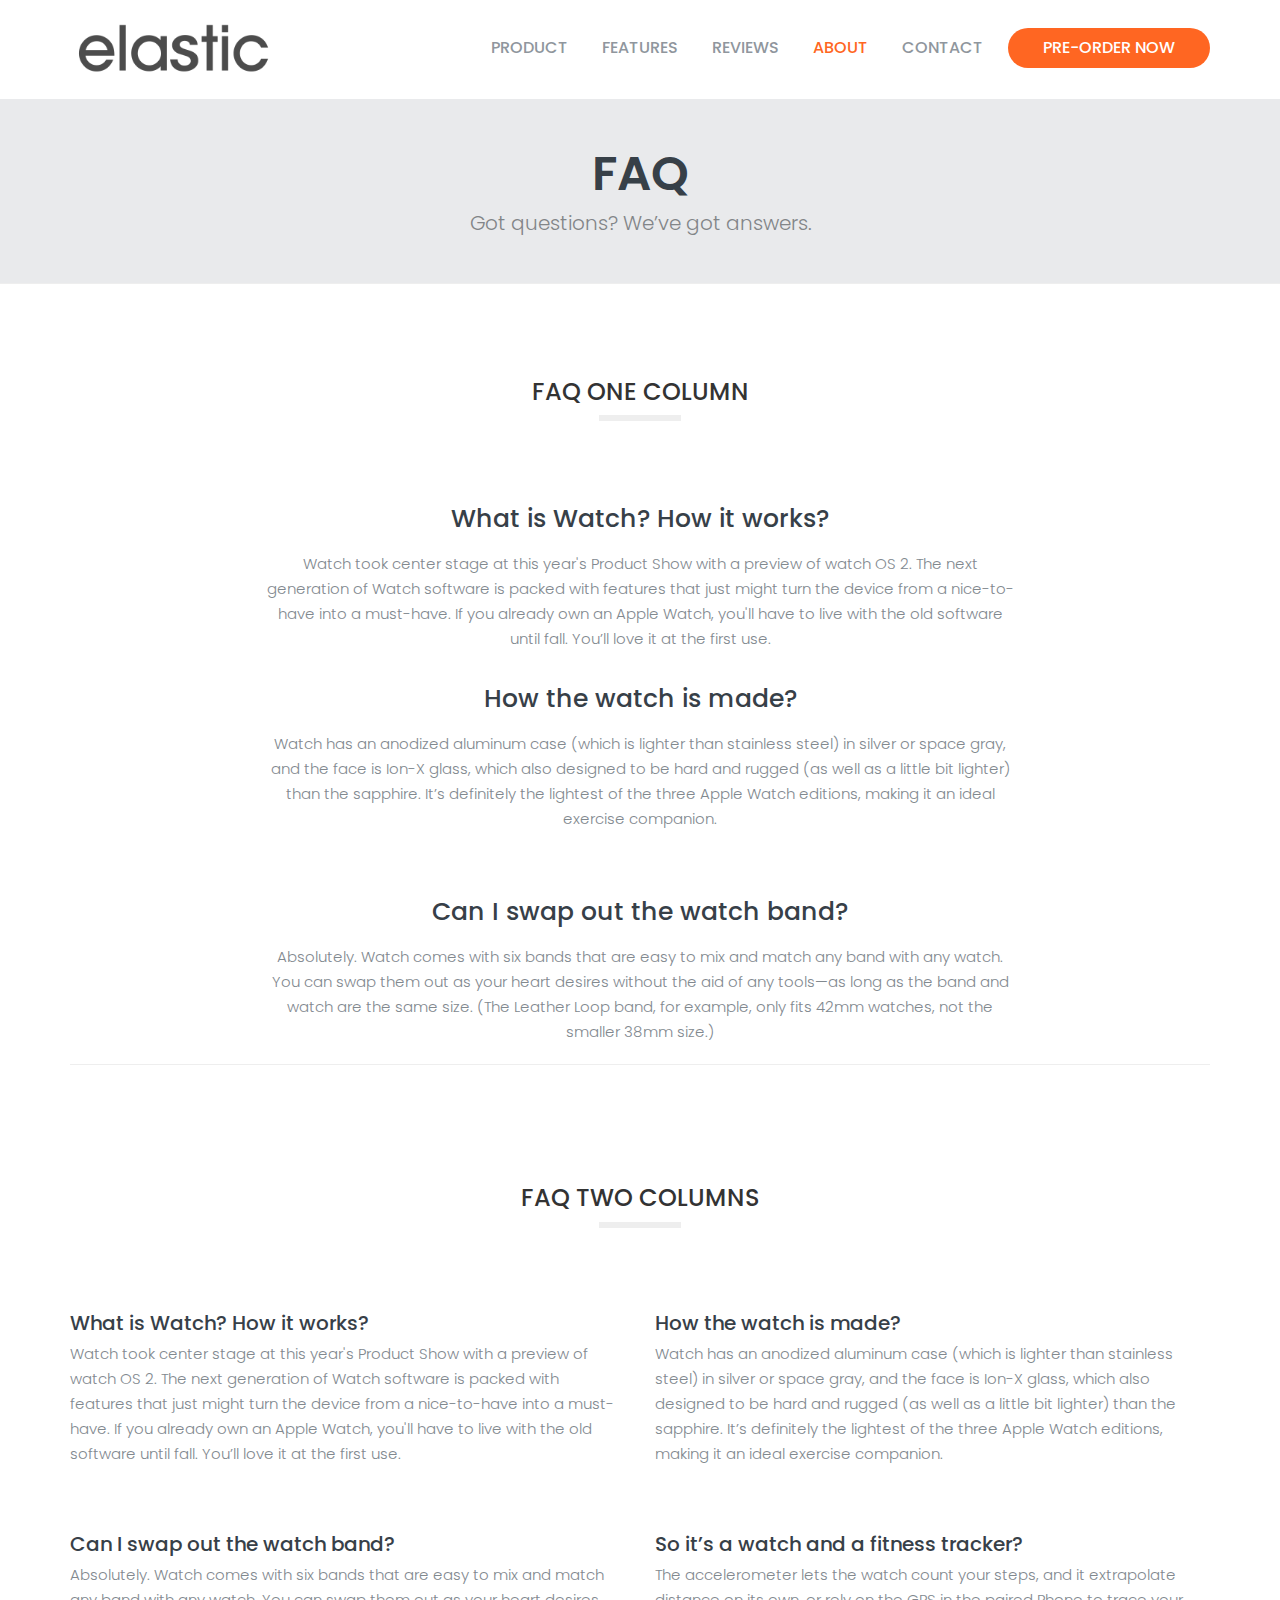
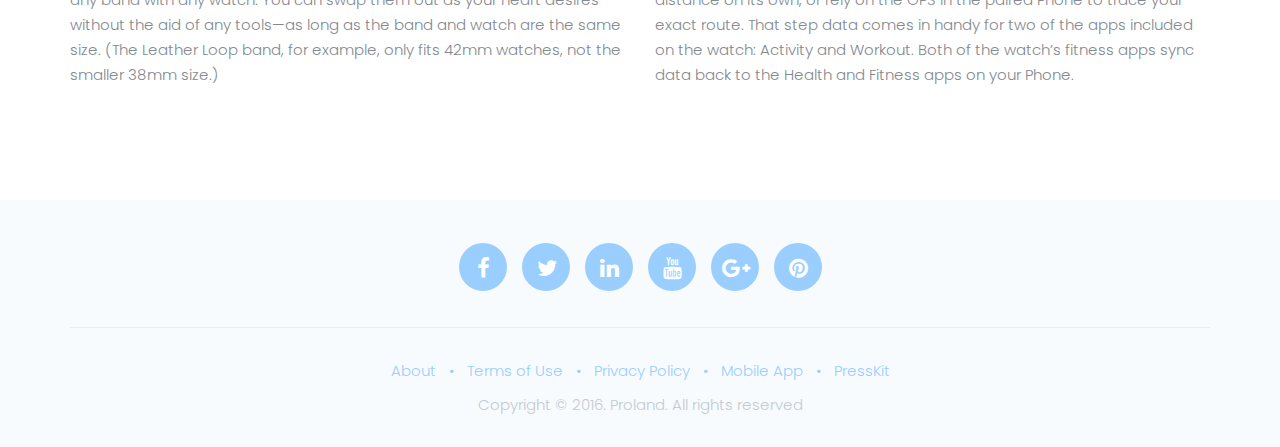
<file: faq.html>
<!DOCTYPE html>
<html lang="en">
<!--

Page    : FAQ
Version : 1.0
Author  : Surjith S M
URI     : http://themeforest.net/user/surjithctly

Copyright © All rights Reserved
Surjith S M / @surjithctly

-->

<head>
    <meta charset="utf-8">
    <meta http-equiv="X-UA-Compatible" content="IE=edge">
    <meta name="viewport" content="width=device-width, initial-scale=1">

    <!--========== Page Ttile ==========-->
    <title>ProLand - Product Landing Page Template</title>

    <!-- Google Font -->
    <link href='https://fonts.googleapis.com/css?family=Poppins:400,300,500,600,700' rel='stylesheet' type='text/css'>

    <!-- CSS Plugin Files -->
    <link href="css/lib/bootstrap.min.css" rel="stylesheet">
    <link href="css/plugins/font-awesome.min.css" rel="stylesheet">
    <link href="css/plugins/lineicons.css" rel="stylesheet">
    <link href="vendors/magnific-popup/magnific-popup.css" rel="stylesheet">
    <link href="vendors/bootstrap-touchspin/jquery.bootstrap-touchspin.min.css" rel="stylesheet">
    <link href="vendors/bootstrap-select/css/bootstrap-select.min.css" rel="stylesheet">
    <link href="vendors/owl-carousel/assets/owl.carousel.css" rel="stylesheet">
    <link href="css/plugins/animate.css" rel="stylesheet">

    <!-- Preloader -->
    <link href="css/plugins/preloader.css" rel="stylesheet">

    <!--========== Main Styles==========-->
    <link href="css/style.css" rel="stylesheet">

    <!-- Theme CSS (For Available Color Options, See Documentation ) -->
    <link href="css/themes/blue-orange.css" rel="stylesheet">

    <!--========== HTML5 shim and Respond.js (Required) ==========-->
    <!--[if lt IE 9]>
    <script src="js/lib/html5shiv.min.js"></script>
    <script src="js/lib/respond.min.js"></script>
    <![endif]-->

</head>

<body data-scroll-animation="false">

    <!--==========Preloader==========-->
    <div id="loading">
        <div id="loading-center">
            <div id="loading-center-absolute">
                <div class="object" id="object_four"></div>
                <div class="object" id="object_three"></div>
                <div class="object" id="object_two"></div>
                <div class="object" id="object_one"></div>
            </div>
        </div>
    </div>

    <!--==========Header==========-->
    <header class="row" id="header">
        <nav class="navbar navbar-default navbar-fixed-top">
            <div class="container">
                <!--========== Brand and toggle get grouped for better mobile display ==========-->
                <div class="navbar-header">
                    <a class="navbar-brand" href="index.html"><img src="images/logo.png" alt=""></a>
                    <button type="button" class="navbar-toggle collapsed" data-toggle="collapse" data-target="#main-navbar" aria-expanded="false">
                        <span class="sr-only">Toggle navigation</span>
                        <span class="icon-bar"></span>
                        <span class="icon-bar"></span>
                        <span class="icon-bar"></span>
                    </button>
                </div>

                <!--========== Collect the nav links, forms, and other content for toggling ==========-->
                <div class="collapse navbar-collapse" id="main-navbar">
                    <a href="#product-choose" class=" btn btn-warning pull-right hidden-sm hidden-xs">pre-order now</a>
                    <ul class="nav navbar-nav navbar-right">
                        <li><a href="index.html#products">product</a></li>
                        <li><a href="index.html#features">features</a></li>
                        <li><a href="index.html#reviews">reviews</a></li>
                        <li class="active"><a href="about.html">About</a></li>
                        <li><a href="index.html#contact">contact</a></li>
                    </ul>
                </div>
                <!--========== /.navbar-collapse ==========-->
            </div>
            <!--========== /.container-fluid ==========-->
        </nav>
    </header>

    <!--==========Page Header==========-->
    <section class="row page-header">
        <div class="container">
            <div class="row">
                <h2>FAQ</h2>
                <h4>Got questions? We’ve got answers.</h4>
            </div>
        </div>
    </section>

    <!--========== FAQ Content ==========-->
    <section class="row blog-section">
        <div class="container">

            <!-- FAQ ONE COLUMN -->

            <div class="row section-header wow fadeInUp">
                <h3>FAQ ONE COLUMN</h3>
            </div>
            <div class="row">
                <!--==========Faq==========-->
                <div class="col-sm-8 col-md-offset-2 faq faq-one-col wow fadeInUp">
                    <h4>What is Watch? How it works?</h4>
                    <p>Watch took center stage at this year's Product Show with a preview of watch OS 2. The next generation of Watch software is packed with features that just might turn the device from a nice-to-have into a must-have. If you already own an Apple Watch, you'll have to live with the old software until fall. You’ll love it at the first use.</p>
                </div>
                <!--==========Faq==========-->
                <div class="col-sm-8 col-md-offset-2 faq faq-one-col wow fadeInUp">
                    <h4>How the watch is made?</h4>
                    <p>Watch has an anodized aluminum case (which is lighter than stainless steel) in silver or space gray, and the face is Ion-X glass, which also designed to be hard and rugged (as well as a little bit lighter) than the sapphire. It’s definitely the lightest of the three Apple Watch editions, making it an ideal exercise companion. </p>
                </div>
                <!--==========Faq==========-->
                <div class="col-sm-8 col-md-offset-2 faq faq-one-col wow fadeInUp" data-wow-delay="0.3s">
                    <h4>Can I swap out the watch band?</h4>
                    <p>Absolutely. Watch comes with six bands that are easy to mix and match any band with any watch. You can swap them out as your heart desires without the aid of any tools—as long as the band and watch are the same size. (The Leather Loop band, for example, only fits 42mm watches, not the smaller 38mm size.) </p>
                </div>

            </div>
            <!-- // End -->

            <hr>

            <!-- FAQ TWO COLUMNS -->

            <div class="row section-header m-t-100 wow fadeInUp">
                <h3>FAQ TWO COLUMNS</h3>
            </div>
            <div class="row">
                <!--==========Faq==========-->
                <div class="col-sm-6 faq wow fadeInUp">
                    <h4>What is Watch? How it works?</h4>
                    <p>Watch took center stage at this year's Product Show with a preview of watch OS 2. The next generation of Watch software is packed with features that just might turn the device from a nice-to-have into a must-have. If you already own an Apple Watch, you'll have to live with the old software until fall. You’ll love it at the first use.</p>
                </div>
                <!--==========Faq==========-->
                <div class="col-sm-6 faq wow fadeInUp">
                    <h4>How the watch is made?</h4>
                    <p>Watch has an anodized aluminum case (which is lighter than stainless steel) in silver or space gray, and the face is Ion-X glass, which also designed to be hard and rugged (as well as a little bit lighter) than the sapphire. It’s definitely the lightest of the three Apple Watch editions, making it an ideal exercise companion. </p>
                </div>
                <!--==========Faq==========-->
                <div class="col-sm-6 faq wow fadeInUp" data-wow-delay="0.3s">
                    <h4>Can I swap out the watch band?</h4>
                    <p>Absolutely. Watch comes with six bands that are easy to mix and match any band with any watch. You can swap them out as your heart desires without the aid of any tools—as long as the band and watch are the same size. (The Leather Loop band, for example, only fits 42mm watches, not the smaller 38mm size.) </p>
                </div>
                <!--==========Faq==========-->
                <div class="col-sm-6 faq wow fadeInUp" data-wow-delay="0.3s">
                    <h4>So it’s a watch and a fitness tracker?</h4>
                    <p>The accelerometer lets the watch count your steps, and it extrapolate distance on its own, or rely on the GPS in the paired Phone to trace your exact route. That step data comes in handy for two of the apps included on the watch: Activity and Workout. Both of the watch’s fitness apps sync data back to the Health and Fitness apps on your Phone.</p>
                </div>
            </div>
            <!-- // End -->

        </div>
    </section>

    <!--==========Footer==========-->
    <footer class="row">
        <div class="container">
            <div class="row m0 social-links">
                <ul class="nav">
                    <li class="wow fadeInUp"><a href="#"><i class="fa fa-facebook"></i></a></li>
                    <li class="wow fadeInUp" data-wow-delay="0.1s"><a href="#"><i class="fa fa-twitter"></i></a></li>
                    <li class="wow fadeInUp" data-wow-delay="0.2s"><a href="#"><i class="fa fa-linkedin"></i></a></li>
                    <li class="wow fadeInUp" data-wow-delay="0.3s"><a href="#"><i class="fa fa-youtube"></i></a></li>
                    <li class="wow fadeInUp" data-wow-delay="0.4s"><a href="#"><i class="fa fa-google-plus"></i></a></li>
                    <li class="wow fadeInUp" data-wow-delay="0.5s"><a href="#"><i class="fa fa-pinterest"></i></a></li>
                </ul>
            </div>
            <div class="row m0 menu-rights">
                <ul class="nav footer-menu">
                    <li><a href="about.html">About</a></li>
                    <li><a href="terms-of-use.html">Terms of Use</a></li>
                    <li><a href="privacy-policy.html">Privacy Policy</a></li>
                    <li><a href="#">Mobile App</a></li>
                    <li><a href="presskit.zip">PressKit</a></li>
                </ul>
                <p>Copyright © 2016. Proland.
                    <br class="small-divide"> All rights reserved</p>
            </div>
        </div>
    </footer>

    <!--==========PopUp Product==========-->
    <div class="row product-box mfp-hide" id="product-choose">
        <button class="mfp-close custom_close" title="Close (Esc)" type="button">&#215;</button>
        <div class="product-img-gallery">
            <div id="product-imgs" class="carousel slide" data-ride="carousel">
                <!-- Indicators -->
                <ol class="carousel-indicators">
                    <li data-target="#product-imgs" data-slide-to="0" class="active"></li>
                    <li data-target="#product-imgs" data-slide-to="1"></li>
                    <li data-target="#product-imgs" data-slide-to="2"></li>
                </ol>

                <div class="carousel-inner" role="listbox">
                    <div class="item active">
                        <img src="images/the-watch-1.png" alt="watch-1">
                    </div>
                    <div class="item">
                        <img src="images/the-watch-2.png" alt="watch-2">
                    </div>
                    <div class="item">
                        <img src="images/the-watch-3.png" alt="watch-3">
                    </div>
                </div>
            </div>
        </div>
        <div class="product-desc">
            <h4 class="name">Smart Watch</h4>
            <h2 class="edition">Smart Edition</h2>
            <h5 class="model">Smart Edition</h5>
            <h2 class="price"><del>$349</del>$299 <span class="label label-default">early bird offer</span></h2>
            <div class="row m0 description">
                <p>8mm Silver Aluminum Case with Blue Sport Band. Its perfect fit for tracking fitness. 100% waterproof. Buy this limted edition sports edition.</p>
            </div>
            <form action="#" class="choose-form row m0" method="get">
                <div class="choose-options row m0">
                    <div class="option">
                        <h4 class="form-label">Choose a color</h4>
                        <div class="row m0 colors">
                            <input type="radio" name="color" id="color-1">
                            <label for="color-1"></label>
                            <input type="radio" name="color" id="color-2">
                            <label for="color-2"></label>
                            <input type="radio" name="color" id="color-3">
                            <label for="color-3"></label>
                            <input type="radio" name="color" id="color-4">
                            <label for="color-4"></label>
                            <input type="radio" name="color" id="color-5">
                            <label for="color-5"></label>
                        </div>
                    </div>
                    <div class="option">
                        <h4 class="form-label">Qty</h4>
                        <input type="text" value="2" class="quanity">
                    </div>
                    <div class="option">
                        <h4 class="form-label">Size</h4>
                        <select class="selectpicker">
                            <option value="m" selected>M</option>
                            <option value="l">l</option>
                            <option value="xl">xl</option>
                        </select>
                    </div>
                </div>
                <div class="submit-area row m0">
                    <input type="submit" value="pre-order now" class="btn btn-rounded btn-block">
                </div>
            </form>
        </div>
    </div>

    <!--========== Javascript Files ==========-->

    <!-- jQuery Latest -->
    <script src="js/lib/jquery-2.2.0.min.js"></script>

    <!-- Bootstrap JS -->
    <script src="js/lib/bootstrap.min.js"></script>

    <!-- Plugins -->
    <script src="vendors/owl-carousel/owl.carousel.js"></script>
    <script src="vendors/magnific-popup/jquery.magnific-popup.min.js"></script>
    <script src="vendors/bootstrap-touchspin/jquery.bootstrap-touchspin.min.js"></script>
    <script src="vendors/bootstrap-select/js/bootstrap-select.min.js"></script>
    <script src="js/plugins/wow.min.js"></script>

    <!-- Main JS -->
    <script src="js/main.js"></script>
</body>

</html>
</file>
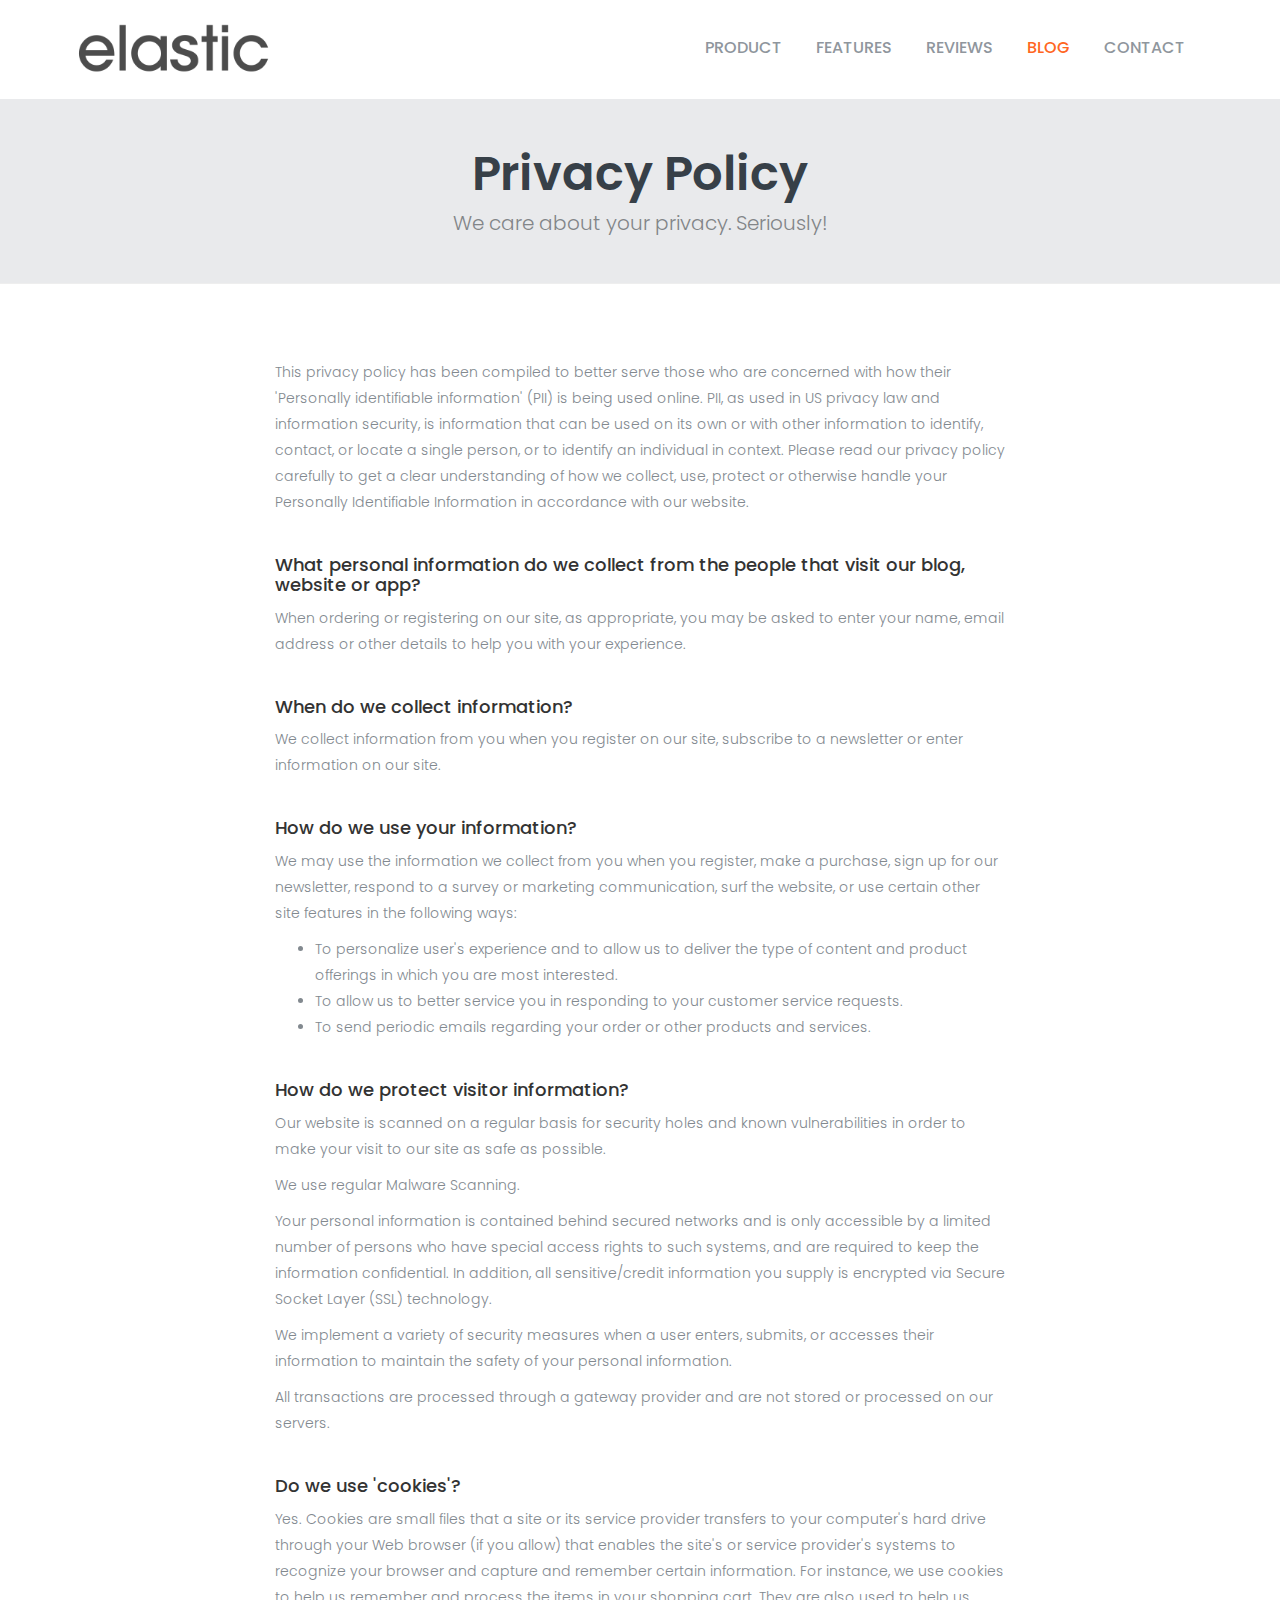
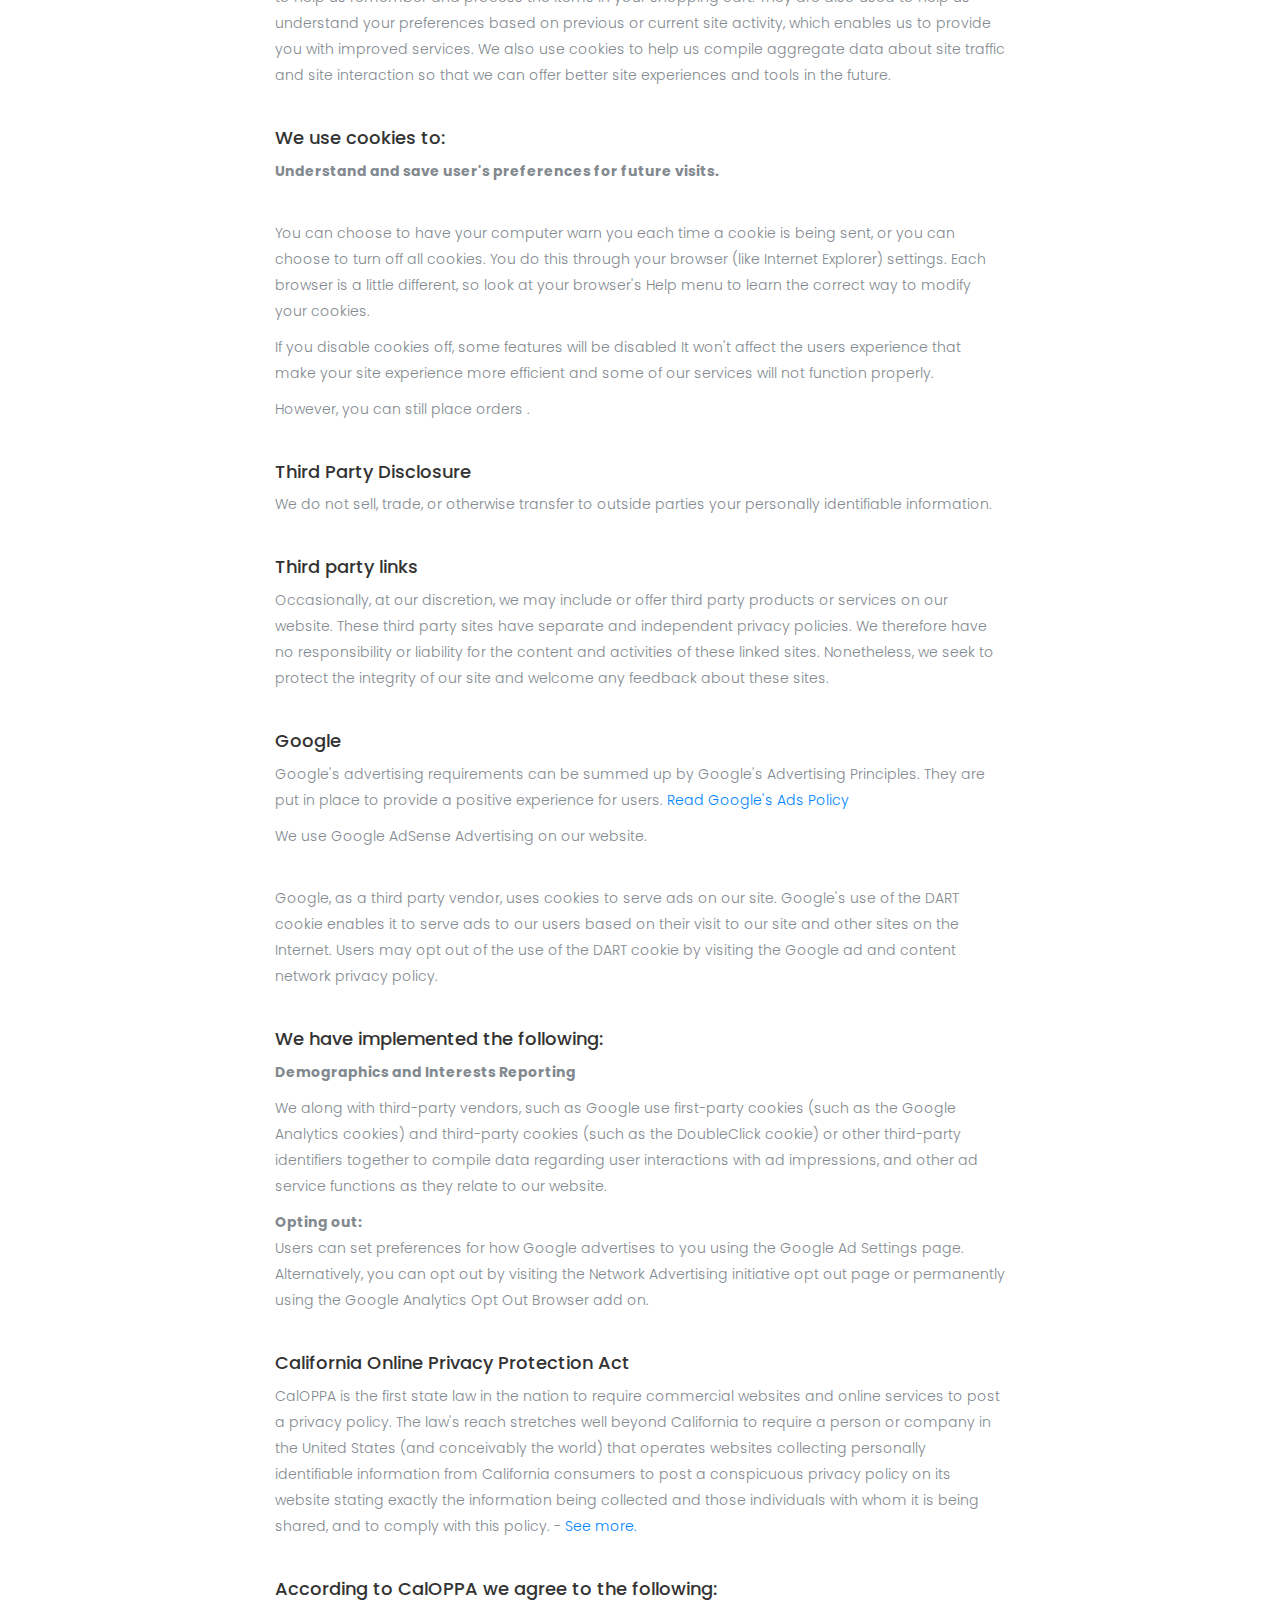
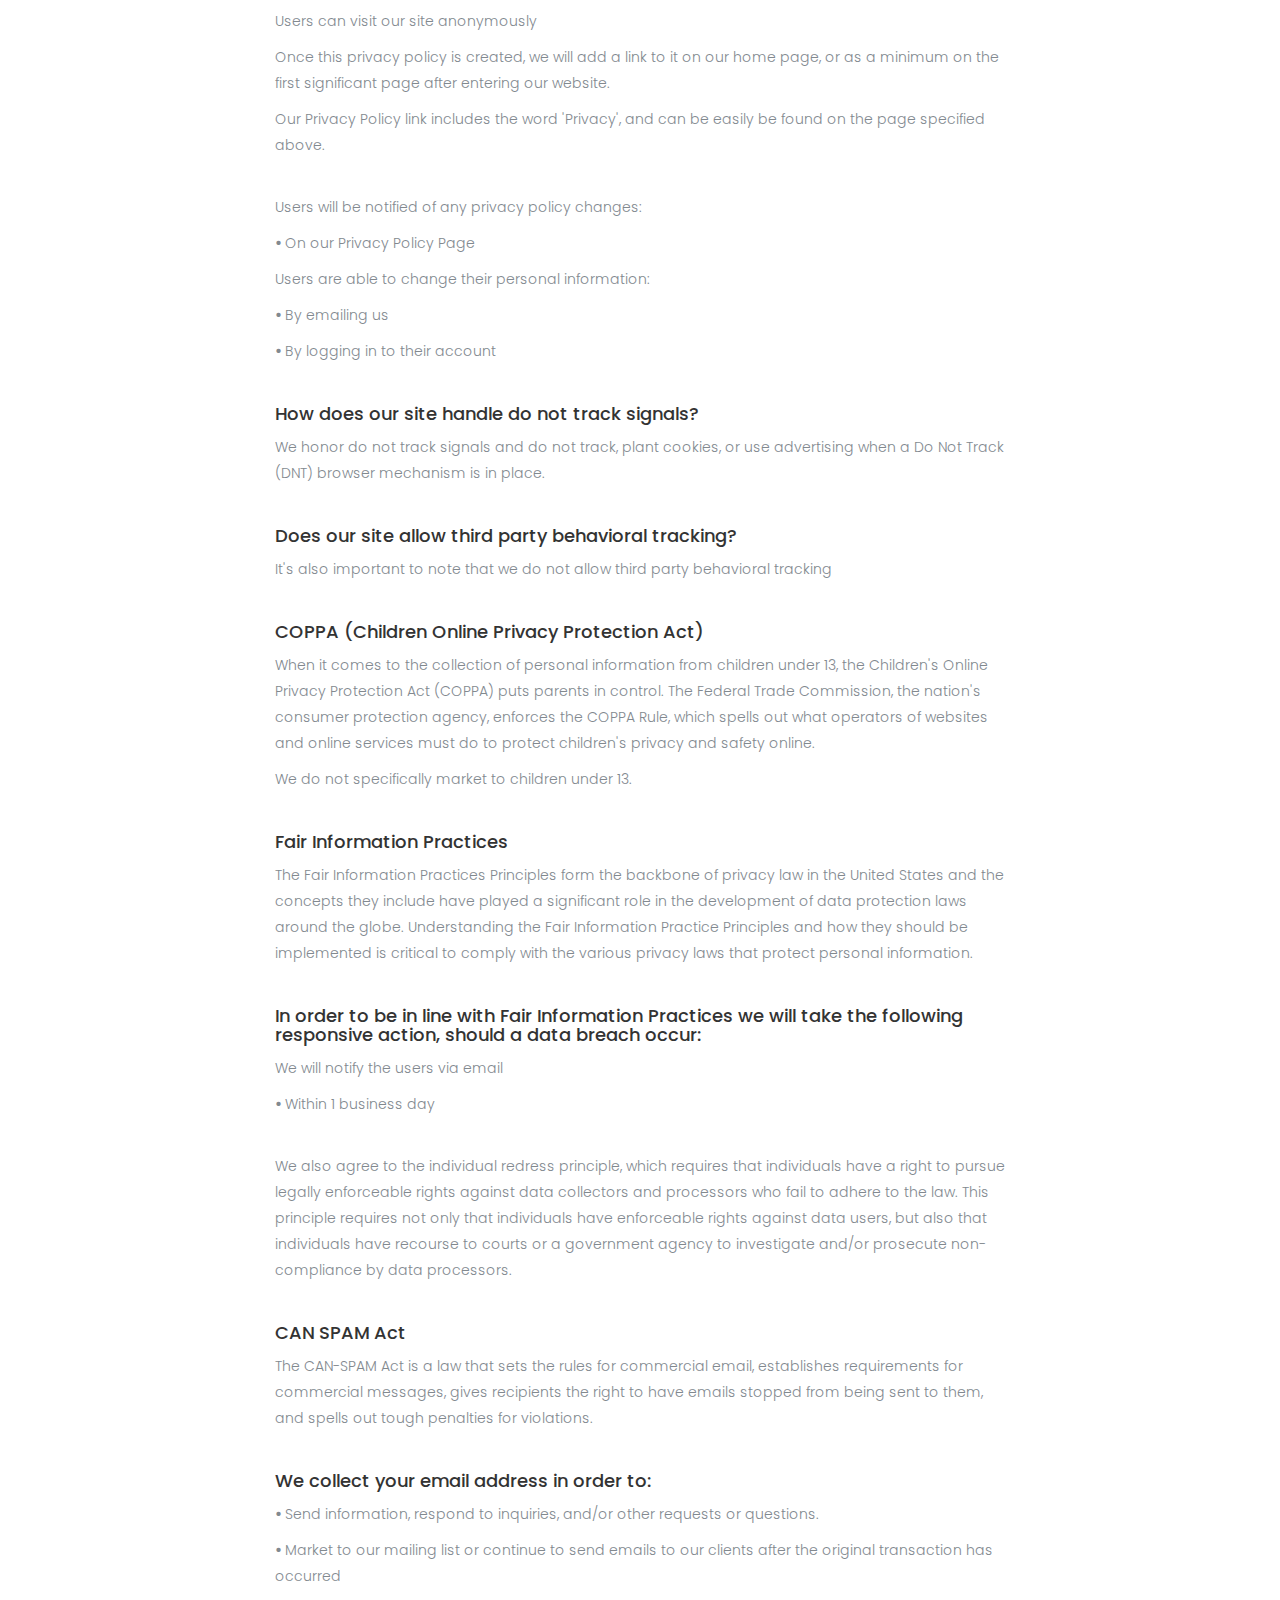
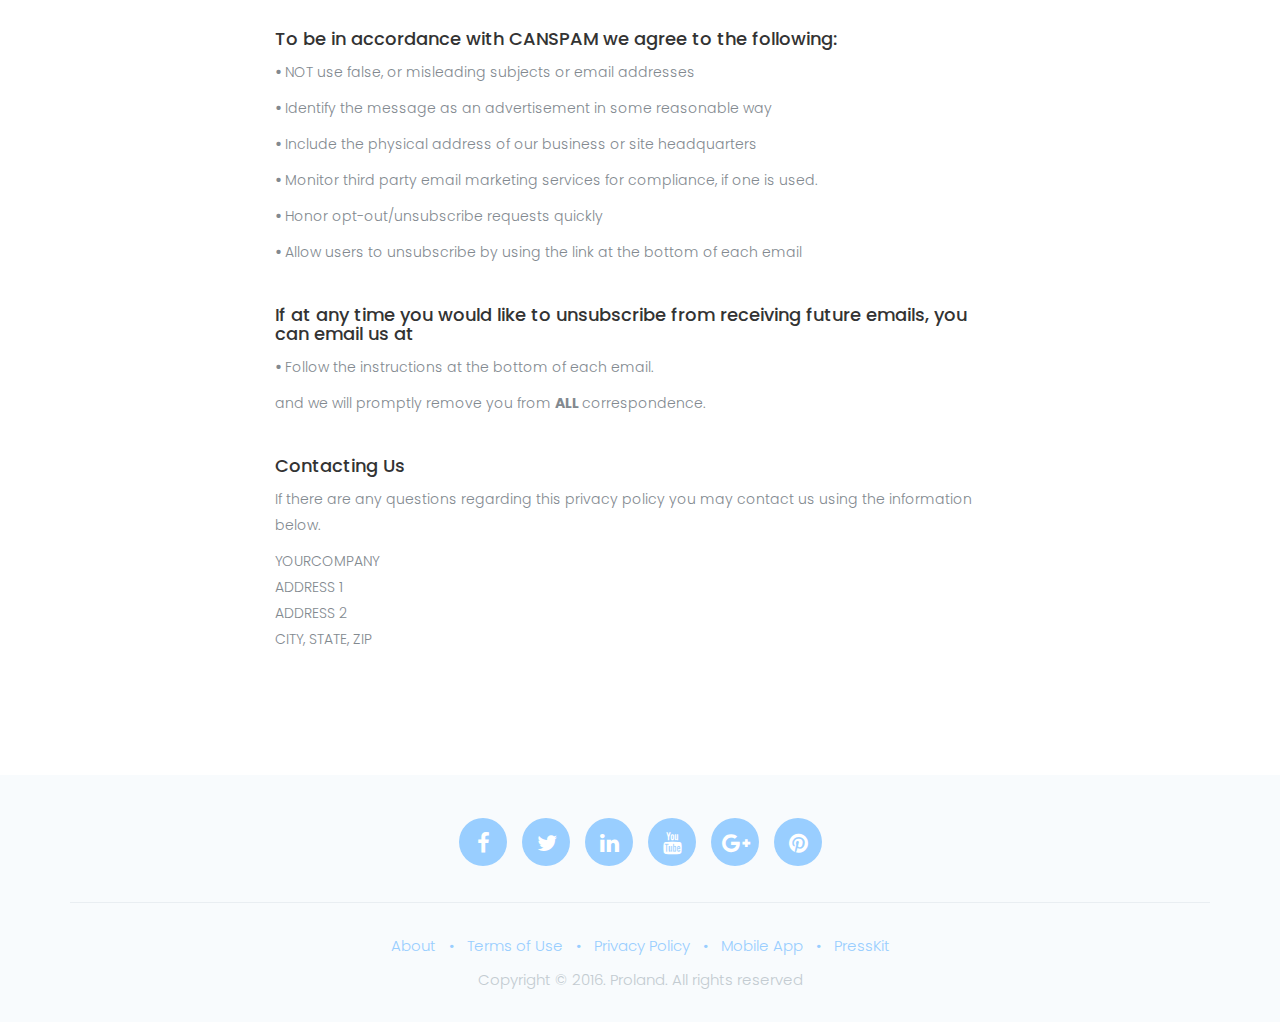
<file: privacy-policy.html>
<!DOCTYPE html>
<html lang="en">
<!--

Page    : Shortcodes
Version : 1.0
Author  : Surjith S M
URI     : http://themeforest.net/user/surjithctly

Copyright © All rights Reserved
Surjith S M / @surjithctly

-->

<head>
    <meta charset="utf-8">
    <meta http-equiv="X-UA-Compatible" content="IE=edge">
    <meta name="viewport" content="width=device-width, initial-scale=1">

    <!--========== Page Ttile ==========-->
    <title>ProLand - Product Landing Page Template</title>

    <!-- Google Font -->
    <link href='https://fonts.googleapis.com/css?family=Poppins:400,300,500,600,700' rel='stylesheet' type='text/css'>

    <!-- CSS Plugin Files -->
    <link href="css/lib/bootstrap.min.css" rel="stylesheet">
    <link href="css/plugins/font-awesome.min.css" rel="stylesheet">
    <link href="css/plugins/lineicons.css" rel="stylesheet">
    <link href="vendors/magnific-popup/magnific-popup.css" rel="stylesheet">
    <link href="vendors/bootstrap-touchspin/jquery.bootstrap-touchspin.min.css" rel="stylesheet">
    <link href="vendors/bootstrap-select/css/bootstrap-select.min.css" rel="stylesheet">
    <link href="vendors/owl-carousel/assets/owl.carousel.css" rel="stylesheet">
    <link href="css/plugins/animate.css" rel="stylesheet">

    <!-- Preloader -->
    <link href="css/plugins/preloader.css" rel="stylesheet">

    <!--========== Main Styles==========-->
    <link href="css/style.css" rel="stylesheet">

    <!-- Theme CSS (For Available Color Options, See Documentation ) -->
    <link href="css/themes/blue-orange.css" rel="stylesheet">

    <!--========== HTML5 shim and Respond.js (Required) ==========-->
    <!--[if lt IE 9]>
    <script src="js/lib/html5shiv.min.js"></script>
    <script src="js/lib/respond.min.js"></script>
    <![endif]-->

</head>

<body data-scroll-animation="false">

    <!--==========Preloader==========-->
    <div id="loading">
        <div id="loading-center">
            <div id="loading-center-absolute">
                <div class="object" id="object_four"></div>
                <div class="object" id="object_three"></div>
                <div class="object" id="object_two"></div>
                <div class="object" id="object_one"></div>
            </div>
        </div>
    </div>

    <!--==========Header==========-->
    <header class="row" id="header">
        <nav class="navbar navbar-default navbar-fixed-top">
            <div class="container">
                <!--========== Brand and toggle get grouped for better mobile display ==========-->
                <div class="navbar-header">
                    <a class="navbar-brand" href="index.html"><img src="images/logo.png" alt=""></a>
                    <button type="button" class="navbar-toggle collapsed" data-toggle="collapse" data-target="#main-navbar" aria-expanded="false">
                        <span class="sr-only">Toggle navigation</span>
                        <span class="icon-bar"></span>
                        <span class="icon-bar"></span>
                        <span class="icon-bar"></span>
                    </button>
                </div>

                <!--========== Collect the nav links, forms, and other content for toggling ==========-->
                <div class="collapse navbar-collapse" id="main-navbar">

                    <ul class="nav navbar-nav navbar-right">
                        <li><a href="index.html">product</a></li>
                        <li><a href="../#features">features</a></li>
                        <li><a href="../#reviews">reviews</a></li>
                        <li class="active"><a href="blog.html">blog</a></li>
                        <li><a href="../#contact">contact</a></li>
                    </ul>
                </div>
                <!--========== /.navbar-collapse ==========-->
            </div>
            <!--========== /.container-fluid ==========-->
        </nav>
    </header>

    <!--==========Page Header==========-->
    <section class="row page-header">
        <div class="container">
            <div class="row">
                <h2>Privacy Policy</h2>
                <h4>We care about your privacy. Seriously!</h4>
            </div>
        </div>
    </section>

    <!--==========Privacy Policy Section==========-->
    <section class="row blog-section">
        <div class="container">

            <div class="col-md-8 col-md-offset-2">

                <p>This privacy policy has been compiled to better serve those who are concerned with how their 'Personally identifiable information' (PII) is being used online. PII, as used in US privacy law and information security, is information that can be used on its own or with other information to identify, contact, or locate a single person, or to identify an individual in context. Please read our privacy policy carefully to get a clear understanding of how we collect, use, protect or otherwise handle your Personally Identifiable Information in accordance with our website.</p>

                <br>
                <h4>What personal information do we collect from the people that visit our blog, website or app?</h4>

                <p>When ordering or registering on our site, as appropriate, you may be asked to enter your name, email address or other details to help you with your experience.</p>

                <br>
                <h4>When do we collect information?</h4>

                <p>We collect information from you when you register on our site, subscribe to a newsletter or enter information on our site.</p>

                <br>
                <h4>How do we use your information?</h4>

                <p>We may use the information we collect from you when you register, make a purchase, sign up for our newsletter, respond to a survey or marketing communication, surf the website, or use certain other site features in the following ways:

                </p>

                <ul>
                    <li>To personalize user's experience and to allow us to deliver the type of content and product offerings in which you are most interested.</li>

                    <li>To allow us to better service you in responding to your customer service requests.</li>

                    <li>To send periodic emails regarding your order or other products and services.</li>
                </ul>

                <br>
                <h4>How do we protect visitor information?</h4>

                <p>Our website is scanned on a regular basis for security holes and known vulnerabilities in order to make your visit to our site as safe as possible.

                </p>

                <p>We use regular Malware Scanning.

                </p>

                <p>Your personal information is contained behind secured networks and is only accessible by a limited number of persons who have special access rights to such systems, and are required to keep the information confidential. In addition, all sensitive/credit information you supply is encrypted via Secure Socket Layer (SSL) technology.</p>

                <p>We implement a variety of security measures when a user enters, submits, or accesses their information to maintain the safety of your personal information.</p>

                <p>All transactions are processed through a gateway provider and are not stored or processed on our servers.</p>

                <br>
                <h4>Do we use 'cookies'?</h4>

                <p>Yes. Cookies are small files that a site or its service provider transfers to your computer's hard drive through your Web browser (if you allow) that enables the site's or service provider's systems to recognize your browser and capture and remember certain information. For instance, we use cookies to help us remember and process the items in your shopping cart. They are also used to help us understand your preferences based on previous or current site activity, which enables us to provide you with improved services. We also use cookies to help us compile aggregate data about site traffic and site interaction so that we can offer better site experiences and tools in the future.</p>
                <br>
                <h4>We use cookies to:</h4>

                <p><strong> Understand and save user's preferences for future visits.</strong></p>

                <p>
                    <br /> You can choose to have your computer warn you each time a cookie is being sent, or you can choose to turn off all cookies. You do this through your browser (like Internet Explorer) settings. Each browser is a little different, so look at your browser's Help menu to learn the correct way to modify your cookies.</p>

                <p>If you disable cookies off, some features will be disabled It won't affect the users experience that make your site experience more efficient and some of our services will not function properly.</p>

                <p>However, you can still place orders .</p>
                <br>
                <h4>Third Party Disclosure</h4>

                <p>We do not sell, trade, or otherwise transfer to outside parties your personally identifiable information.</p>

                <br>
                <h4>Third party links</h4>

                <p>Occasionally, at our discretion, we may include or offer third party products or services on our website. These third party sites have separate and independent privacy policies. We therefore have no responsibility or liability for the content and activities of these linked sites. Nonetheless, we seek to protect the integrity of our site and welcome any feedback about these sites.</p>

                <br>
                <h4>Google</h4>

                <p>Google's advertising requirements can be summed up by Google's Advertising Principles. They are put in place to provide a positive experience for users. <a href="https://support.google.com/adwordspolicy/answer/1316548?hl=en" target="_blank">Read Google's Ads Policy</a>

                </p>

                <p>We use Google AdSense Advertising on our website.</p>

                <p>
                    <br /> Google, as a third party vendor, uses cookies to serve ads on our site. Google's use of the DART cookie enables it to serve ads to our users based on their visit to our site and other sites on the Internet. Users may opt out of the use of the DART cookie by visiting the Google ad and content network privacy policy.</p>

                <br>

                <h4>We have implemented the following:</h4>

                <p><strong>Demographics and Interests Reporting</strong></p>

                <p>We along with third-party vendors, such as Google use first-party cookies (such as the Google Analytics cookies) and third-party cookies (such as the DoubleClick cookie) or other third-party identifiers together to compile data regarding user interactions with ad impressions, and other ad service functions as they relate to our website.</p>

                <p> <strong>Opting out:</strong>
                    <br /> Users can set preferences for how Google advertises to you using the Google Ad Settings page. Alternatively, you can opt out by visiting the Network Advertising initiative opt out page or permanently using the Google Analytics Opt Out Browser add on.</p>

                <br>
                <h4>California Online Privacy Protection Act</h4>

                <p>CalOPPA is the first state law in the nation to require commercial websites and online services to post a privacy policy. The law's reach stretches well beyond California to require a person or company in the United States (and conceivably the world) that operates websites collecting personally identifiable information from California consumers to post a conspicuous privacy policy on its website stating exactly the information being collected and those individuals with whom it is being shared, and to comply with this policy. - <a href="http://consumercal.org/california-online-privacy-protection-act-caloppa/#sthash.0FdRbT51.dpuf" target="_blank">See more.</a></p>

                <br>

                <h4>According to CalOPPA we agree to the following:</h4>

                <p>Users can visit our site anonymously</p>

                <p>Once this privacy policy is created, we will add a link to it on our home page, or as a minimum on the first significant page after entering our website.</p>

                <p>Our Privacy Policy link includes the word 'Privacy', and can be easily be found on the page specified above.</p>

                <p>
                    <br /> Users will be notified of any privacy policy changes:</p>

                <p><strong>&bull;</strong> On our Privacy Policy Page</p>

                <p>Users are able to change their personal information:</p>

                <p><strong>&bull;</strong> By emailing us</p>

                <p><strong>&bull;</strong> By logging in to their account</p>

                <br>

                <h4>How does our site handle do not track signals?</h4>

                <p>We honor do not track signals and do not track, plant cookies, or use advertising when a Do Not Track (DNT) browser mechanism is in place.</p>
                <br>
                <h4>Does our site allow third party behavioral tracking?</h4>

                <p>It's also important to note that we do not allow third party behavioral tracking</p>

                <br>
                <h4>COPPA (Children Online Privacy Protection Act)</h4>

                <p>When it comes to the collection of personal information from children under 13, the Children's Online Privacy Protection Act (COPPA) puts parents in control. The Federal Trade Commission, the nation's consumer protection agency, enforces the COPPA Rule, which spells out what operators of websites and online services must do to protect children's privacy and safety online.
                    <br />
                </p>

                <p>We do not specifically market to children under 13.</p>

                <br>
                <h4>Fair Information Practices</h4>

                <p>The Fair Information Practices Principles form the backbone of privacy law in the United States and the concepts they include have played a significant role in the development of data protection laws around the globe. Understanding the Fair Information Practice Principles and how they should be implemented is critical to comply with the various privacy laws that protect personal information.
                    <br />
                </p>

                <br>
                <h4>In order to be in line with Fair Information Practices we will take the following responsive action, should a data breach occur:</h4>

                <p>We will notify the users via email</p>

                <p><strong>&bull;</strong> Within 1 business day</p>

                <p>
                    <br /> We also agree to the individual redress principle, which requires that individuals have a right to pursue legally enforceable rights against data collectors and processors who fail to adhere to the law. This principle requires not only that individuals have enforceable rights against data users, but also that individuals have recourse to courts or a government agency to investigate and/or prosecute non-compliance by data processors.</p>

                <br>
                <h4>CAN SPAM Act</h4>

                <p>The CAN-SPAM Act is a law that sets the rules for commercial email, establishes requirements for commercial messages, gives recipients the right to have emails stopped from being sent to them, and spells out tough penalties for violations.

                </p>

                <br>
                <h4>We collect your email address in order to:</h4>

                <p><strong>&bull;</strong> Send information, respond to inquiries, and/or other requests or questions.</p>

                <p><strong>&bull;</strong> Market to our mailing list or continue to send emails to our clients after the original transaction has occurred</p>
                <br>
                <h4>To be in accordance with CANSPAM we agree to the following:</h4>

                <p><strong>&bull;</strong> NOT use false, or misleading subjects or email addresses</p>

                <p><strong>&bull;</strong> Identify the message as an advertisement in some reasonable way</p>

                <p><strong>&bull;</strong> Include the physical address of our business or site headquarters</p>

                <p><strong>&bull;</strong> Monitor third party email marketing services for compliance, if one is used.</p>

                <p><strong>&bull;</strong> Honor opt-out/unsubscribe requests quickly</p>

                <p><strong>&bull;</strong> Allow users to unsubscribe by using the link at the bottom of each email</p>

                <br>

                <h4>If at any time you would like to unsubscribe from receiving future emails, you can email us at</h4>

                <p><strong>&bull;</strong> Follow the instructions at the bottom of each email.</p>

                <p>and we will promptly remove you from <strong> ALL </strong> correspondence.</p>

                <br>
                <h4>Contacting Us</h4>

                <p>If there are any questions regarding this privacy policy you may contact us using the information below.

                </p>

                <p>YOURCOMPANY
                    <br /> ADDRESS 1
                    <br /> ADDRESS 2
                    <br /> CITY, STATE, ZIP</p>

            </div>

            <!-- // End Column -->

        </div>
        <!-- //  end .container -->
    </section>

    <!--==========Footer==========-->
    <footer class="row ">
        <div class="container ">
            <div class="row m0 social-links ">
                <ul class="nav ">
                    <li class="wow fadeInUp "><a href="# "><i class="fa fa-facebook "></i></a></li>
                    <li class="wow fadeInUp " data-wow-delay="0.1s "><a href="# "><i class="fa fa-twitter "></i></a></li>
                    <li class="wow fadeInUp " data-wow-delay="0.2s "><a href="# "><i class="fa fa-linkedin "></i></a></li>
                    <li class="wow fadeInUp " data-wow-delay="0.3s "><a href="# "><i class="fa fa-youtube "></i></a></li>
                    <li class="wow fadeInUp " data-wow-delay="0.4s "><a href="# "><i class="fa fa-google-plus "></i></a></li>
                    <li class="wow fadeInUp " data-wow-delay="0.5s "><a href="# "><i class="fa fa-pinterest "></i></a></li>
                </ul>
            </div>
            <div class="row m0 menu-rights ">
                <ul class="nav footer-menu ">
                    <li><a href="about.html">About</a></li>
                    <li><a href="terms-of-use.html">Terms of Use</a></li>
                    <li><a href="privacy-policy.html">Privacy Policy</a></li>
                    <li><a href="# ">Mobile App</a></li>
                    <li><a href="presskit.zip ">PressKit</a></li>
                </ul>
                <p>Copyright © 2016. Proland.
                    <br class="small-divide "> All rights reserved</p>
            </div>
        </div>
    </footer>

    <!--========== Javascript Files ==========-->

    <!-- jQuery Latest -->
    <script src="js/lib/jquery-2.2.0.min.js "></script>

    <!-- Bootstrap JS -->
    <script src="js/lib/bootstrap.min.js "></script>

    <!-- Plugins -->
    <script src="vendors/owl-carousel/owl.carousel.js "></script>
    <script src="vendors/magnific-popup/jquery.magnific-popup.min.js "></script>
    <script src="vendors/bootstrap-touchspin/jquery.bootstrap-touchspin.min.js "></script>
    <script src="vendors/bootstrap-select/js/bootstrap-select.min.js "></script>
    <script src="js/plugins/wow.min.js "></script>

    <!-- Main JS -->
    <script src="js/main.js "></script>
</body>

</html>
</file>
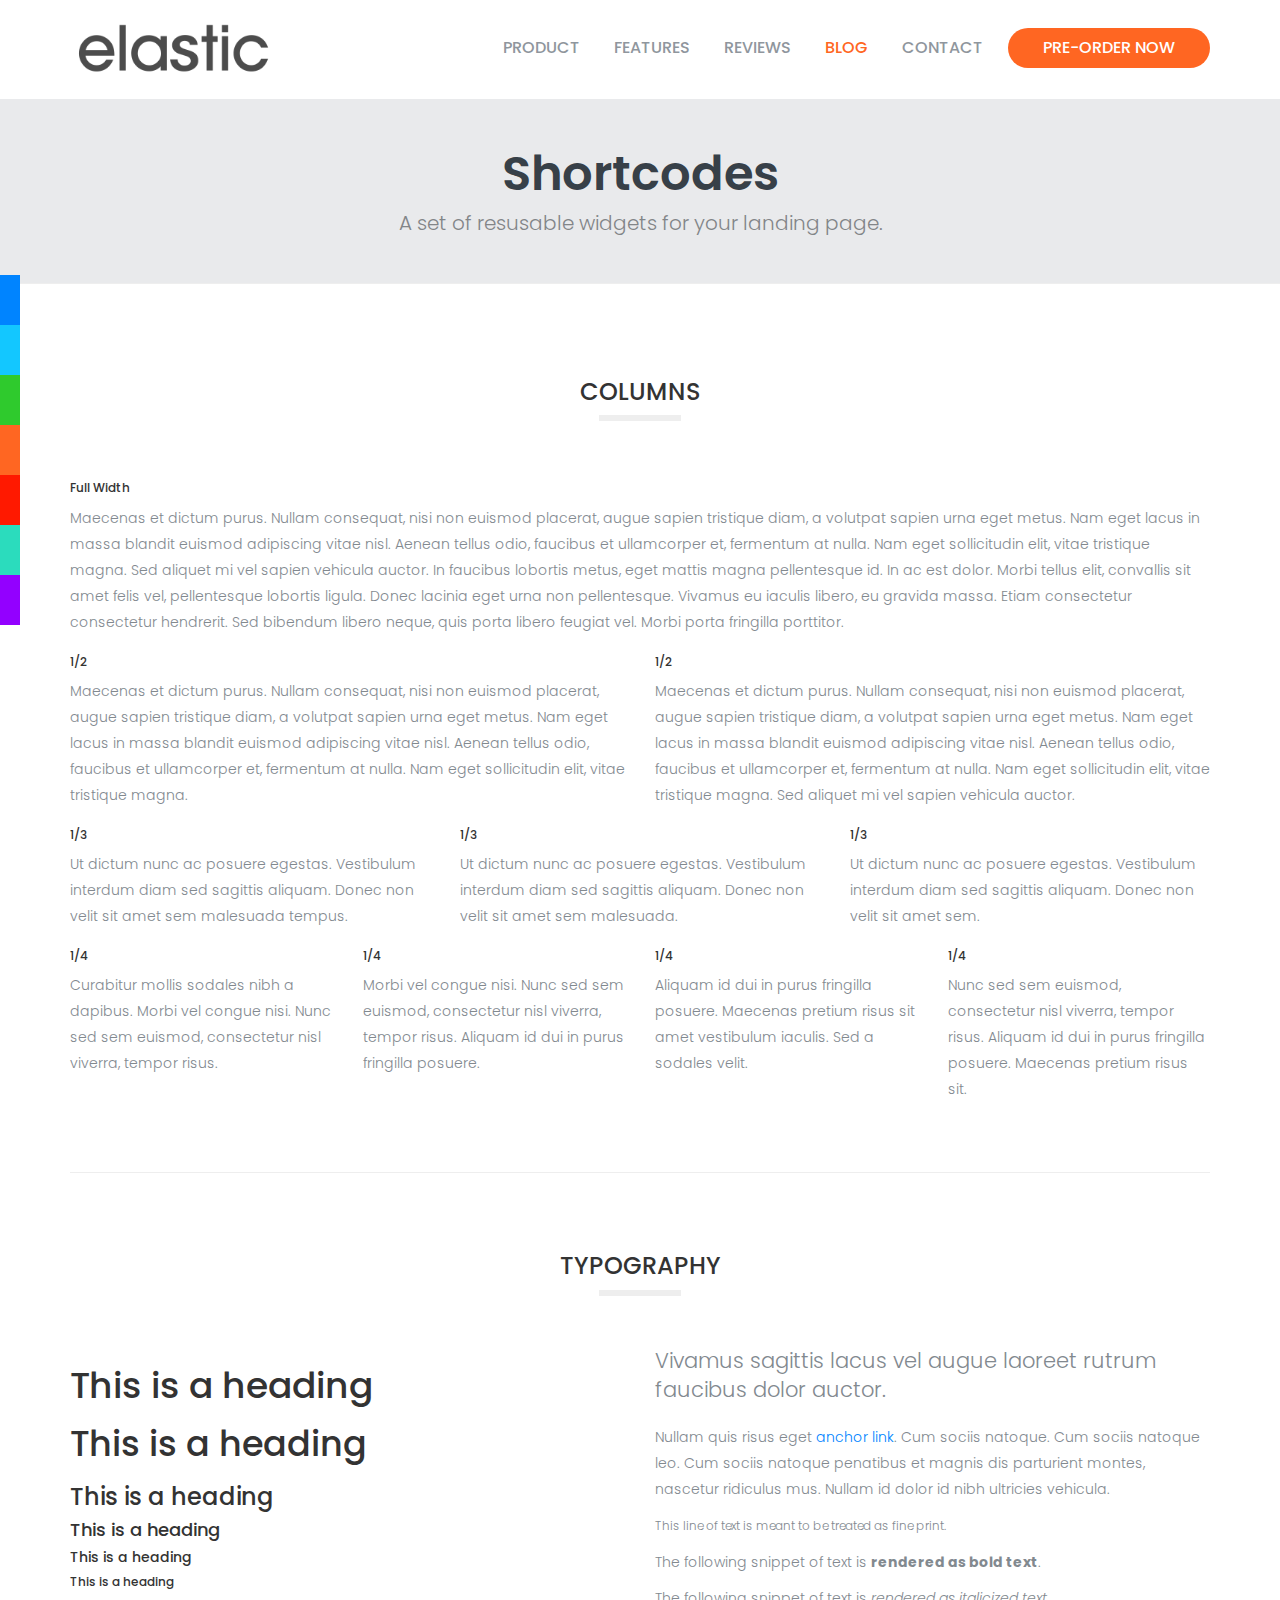
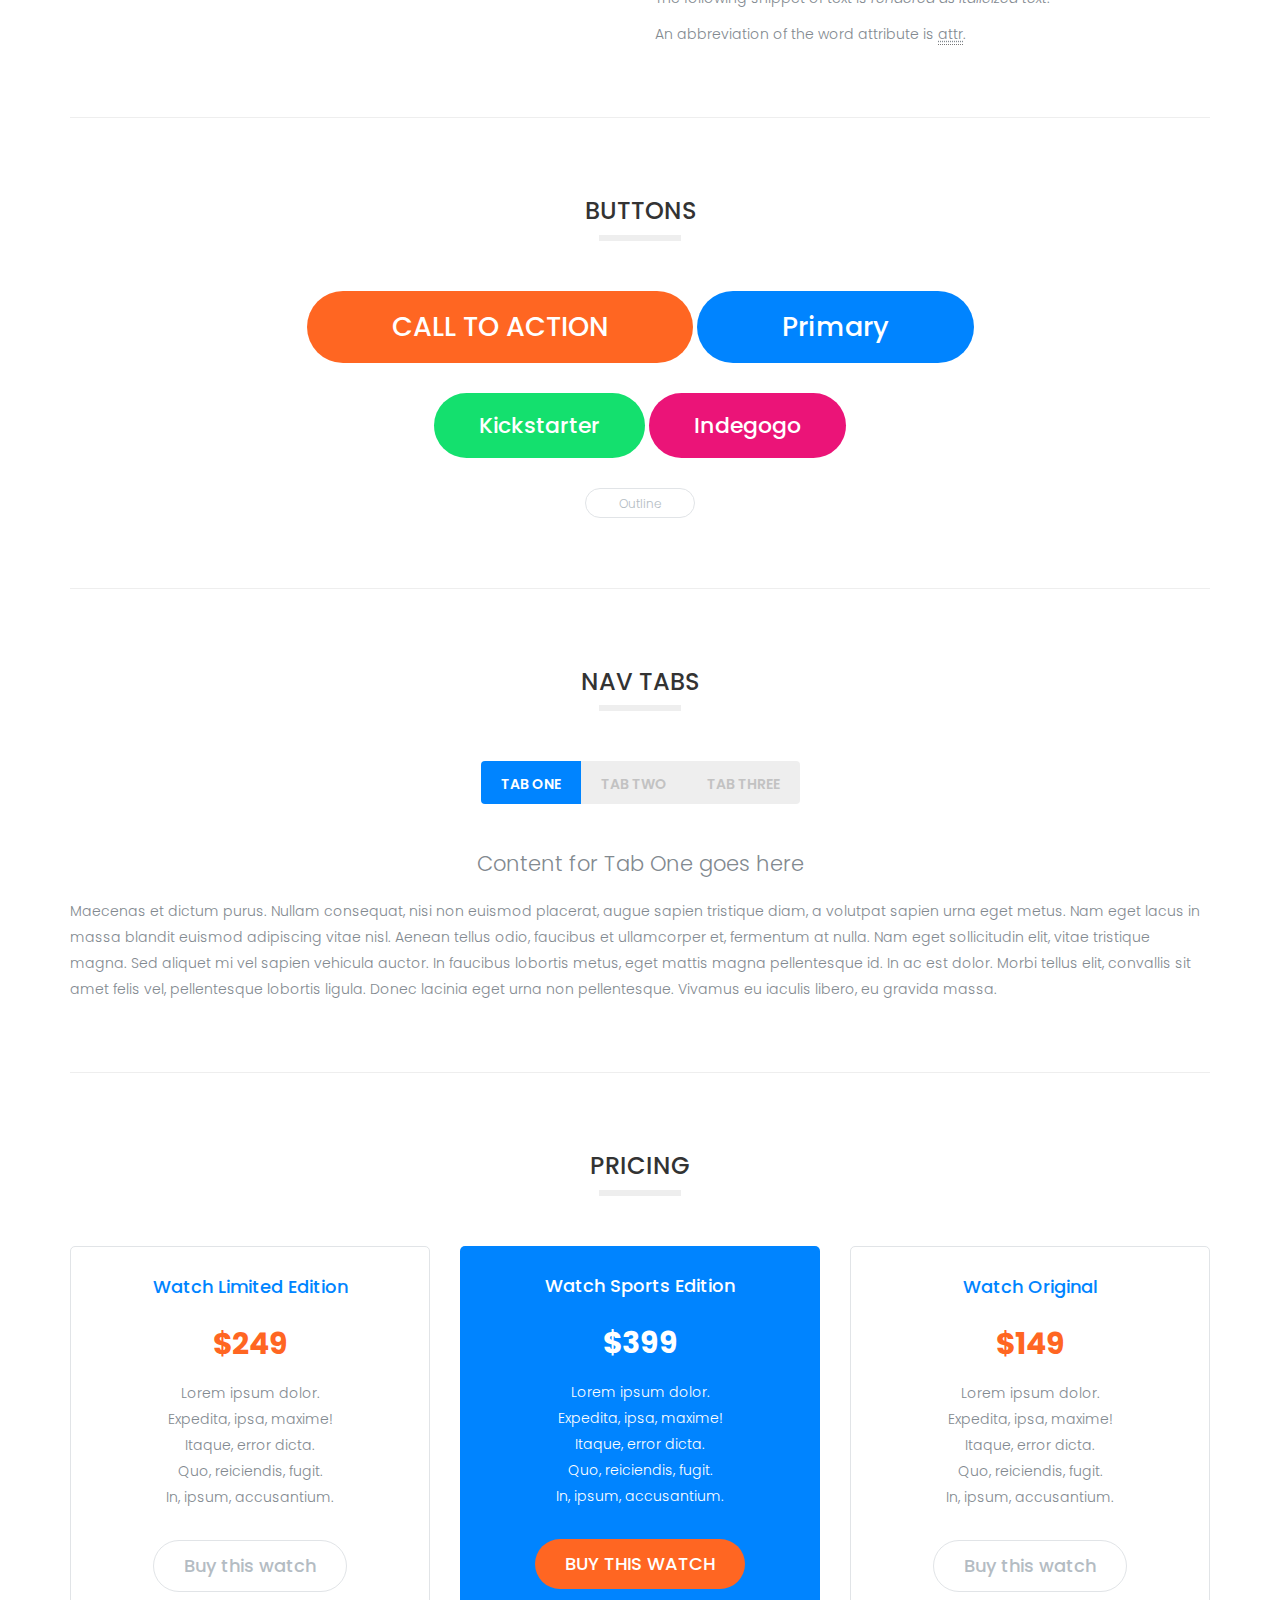
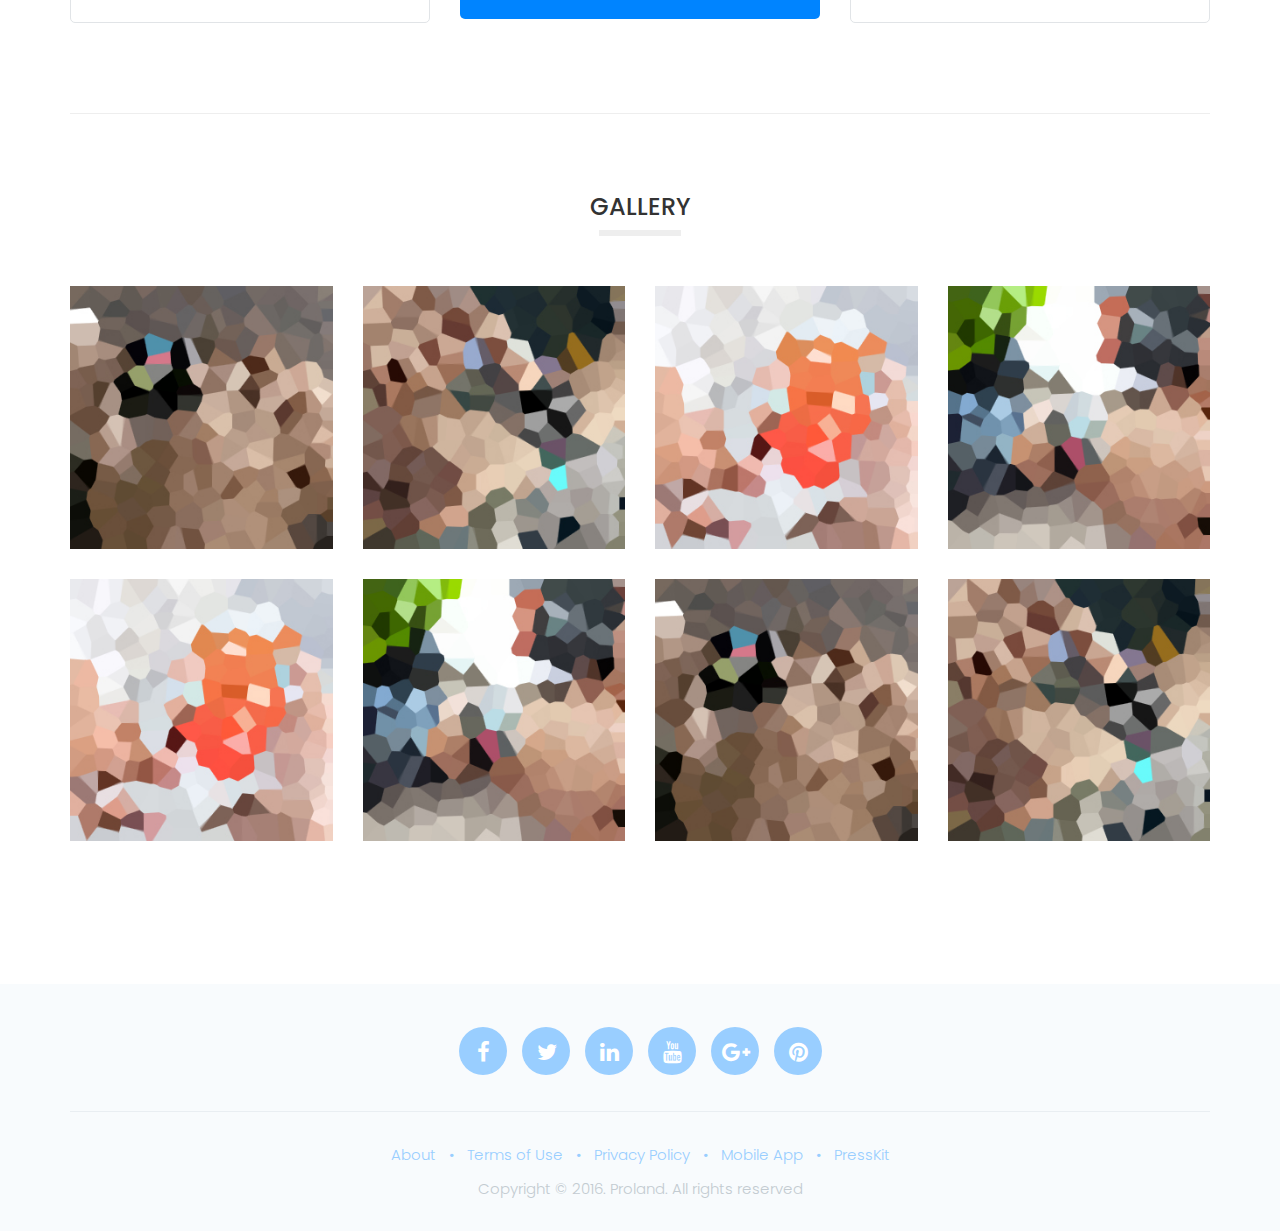
<file: shortcodes.html>
<!DOCTYPE html>
<html lang="en">
<!--

Page    : Shortcodes
Version : 1.0
Author  : Surjith S M
URI     : http://themeforest.net/user/surjithctly

Copyright © All rights Reserved
Surjith S M / @surjithctly

-->

<head>
    <meta charset="utf-8">
    <meta http-equiv="X-UA-Compatible" content="IE=edge">
    <meta name="viewport" content="width=device-width, initial-scale=1">
    <!--========== Page Ttile ==========-->
    <title>ProLand - Product Landing Page Template</title>
    <!-- Google Font -->
    <link href='https://fonts.googleapis.com/css?family=Poppins:400,300,500,600,700' rel='stylesheet' type='text/css'>
    <!-- CSS Plugin Files -->
    <link href="css/lib/bootstrap.min.css" rel="stylesheet">
    <link href="css/plugins/font-awesome.min.css" rel="stylesheet">
    <link href="css/plugins/lineicons.css" rel="stylesheet">
    <link href="vendors/magnific-popup/magnific-popup.css" rel="stylesheet">
    <link href="vendors/bootstrap-touchspin/jquery.bootstrap-touchspin.min.css" rel="stylesheet">
    <link href="vendors/bootstrap-select/css/bootstrap-select.min.css" rel="stylesheet">
    <link href="vendors/owl-carousel/assets/owl.carousel.css" rel="stylesheet">
    <link href="css/plugins/animate.css" rel="stylesheet">
    <!-- Preloader -->
    <link href="css/plugins/preloader.css" rel="stylesheet">
    <!--========== Main Styles==========-->
    <link href="css/style.css" rel="stylesheet">
    <!-- Theme CSS (For Available Color Options, See Documentation ) -->
    <link href="css/themes/blue-orange.css" rel="stylesheet">
    <!--========== HTML5 shim and Respond.js (Required) ==========-->
    <!--[if lt IE 9]>
    <script src="js/lib/html5shiv.min.js"></script>
    <script src="js/lib/respond.min.js"></script>
    <![endif]-->
</head>

<body data-scroll-animation="false">
    <!--==========Preloader==========-->
    <div id="loading">
        <div id="loading-center">
            <div id="loading-center-absolute">
                <div class="object" id="object_four"></div>
                <div class="object" id="object_three"></div>
                <div class="object" id="object_two"></div>
                <div class="object" id="object_one"></div>
            </div>
        </div>
    </div>
    <!--==========Header==========-->
    <header class="row" id="header">
        <nav class="navbar navbar-default navbar-fixed-top">
            <div class="container">
                <!--========== Brand and toggle get grouped for better mobile display ==========-->
                <div class="navbar-header">
                    <a class="navbar-brand" href="index.html"><img src="images/logo.png" alt=""></a>
                    <button type="button" class="navbar-toggle collapsed" data-toggle="collapse" data-target="#main-navbar" aria-expanded="false">
                        <span class="sr-only">Toggle navigation</span>
                        <span class="icon-bar"></span>
                        <span class="icon-bar"></span>
                        <span class="icon-bar"></span>
                    </button>
                </div>
                <!--========== Collect the nav links, forms, and other content for toggling ==========-->
                <div class="collapse navbar-collapse" id="main-navbar">
                    <a href="#product-choose" class=" btn btn-warning pull-right hidden-sm hidden-xs">pre-order now</a>
                    <ul class="nav navbar-nav navbar-right">
                        <li><a href="index.html">product</a></li>
                        <li><a href="../#features">features</a></li>
                        <li><a href="../#reviews">reviews</a></li>
                        <li class="active"><a href="blog.html">blog</a></li>
                        <li><a href="../#contact">contact</a></li>
                    </ul>
                </div>
                <!--========== /.navbar-collapse ==========-->
            </div>
            <!--========== /.container-fluid ==========-->
        </nav>
    </header>
    <!--==========Page Header==========-->
    <section class="row page-header">
        <div class="container">
            <div class="row">
                <h2>Shortcodes</h2>
                <h4>A set of resusable widgets for your landing page.</h4>
            </div>
        </div>
    </section>
    <!--==========Shortcodes Section==========-->
    <section class="row blog-section">
        <div class="container">
            <div class="row section-header">
                <h3>COLUMNS</h3>
            </div>
            <div class="row ">
                <div class="col-xs-12">
                    <h6>Full Width</h6>
                    <p>Maecenas et dictum purus. Nullam consequat, nisi non euismod placerat, augue sapien tristique diam, a volutpat sapien urna eget metus. Nam eget lacus in massa blandit euismod adipiscing vitae nisl. Aenean tellus odio, faucibus et ullamcorper et, fermentum at nulla. Nam eget sollicitudin elit, vitae tristique magna. Sed aliquet mi vel sapien vehicula auctor. In faucibus lobortis metus, eget mattis magna pellentesque id. In ac est dolor. Morbi tellus elit, convallis sit amet felis vel, pellentesque lobortis ligula. Donec lacinia eget urna non pellentesque. Vivamus eu iaculis libero, eu gravida massa. Etiam consectetur consectetur hendrerit. Sed bibendum libero neque, quis porta libero feugiat vel. Morbi porta fringilla porttitor. </p>
                </div>
            </div>
            <div class="row ">
                <div class="col-lg-6 col-md-6 col-xs-12 col-sm-12">
                    <h6>1/2</h6>
                    <p>Maecenas et dictum purus. Nullam consequat, nisi non euismod placerat, augue sapien tristique diam, a volutpat sapien urna eget metus. Nam eget lacus in massa blandit euismod adipiscing vitae nisl. Aenean tellus odio, faucibus et ullamcorper et, fermentum at nulla. Nam eget sollicitudin elit, vitae tristique magna. </p>
                </div>
                <div class="col-lg-6 col-md-6 col-xs-12 col-sm-12">
                    <h6>1/2</h6>
                    <p>Maecenas et dictum purus. Nullam consequat, nisi non euismod placerat, augue sapien tristique diam, a volutpat sapien urna eget metus. Nam eget lacus in massa blandit euismod adipiscing vitae nisl. Aenean tellus odio, faucibus et ullamcorper et, fermentum at nulla. Nam eget sollicitudin elit, vitae tristique magna. Sed aliquet mi vel sapien vehicula auctor. </p>
                </div>
            </div>
            <div class="row ">
                <div class="col-lg-4 col-md-12 col-xs-12 col-sm-12">
                    <h6>1/3</h6>
                    <p>Ut dictum nunc ac posuere egestas. Vestibulum interdum diam sed sagittis aliquam. Donec non velit sit amet sem malesuada tempus. </p>
                </div>
                <div class="col-lg-4 col-md-12 col-xs-12 col-sm-12">
                    <h6>1/3</h6>
                    <p>Ut dictum nunc ac posuere egestas. Vestibulum interdum diam sed sagittis aliquam. Donec non velit sit amet sem malesuada.</p>
                </div>
                <div class="col-lg-4 col-md-12 col-xs-12 col-sm-12">
                    <h6>1/3</h6>
                    <p>Ut dictum nunc ac posuere egestas. Vestibulum interdum diam sed sagittis aliquam. Donec non velit sit amet sem.</p>
                </div>
            </div>
            <div class="row ">
                <div class="col-lg-3 col-md-6 col-xs-12 col-sm-12">
                    <h6>1/4</h6>
                    <p>Curabitur mollis sodales nibh a dapibus. Morbi vel congue nisi. Nunc sed sem euismod, consectetur nisl viverra, tempor risus.</p>
                </div>
                <div class="col-lg-3 col-md-6 col-xs-12 col-sm-12">
                    <h6>1/4</h6>
                    <p>Morbi vel congue nisi. Nunc sed sem euismod, consectetur nisl viverra, tempor risus. Aliquam id dui in purus fringilla posuere.</p>
                </div>
                <div class="col-lg-3 col-md-6 col-xs-12 col-sm-12">
                    <h6>1/4</h6>
                    <p> Aliquam id dui in purus fringilla posuere. Maecenas pretium risus sit amet vestibulum iaculis. Sed a sodales velit. </p>
                </div>
                <div class="col-lg-3 col-md-6 col-xs-12 col-sm-12">
                    <h6>1/4</h6>
                    <p>Nunc sed sem euismod, consectetur nisl viverra, tempor risus. Aliquam id dui in purus fringilla posuere. Maecenas pretium risus sit.</p>
                </div>
            </div>
            <br />
            <br />
            <hr>
            <br />
            <br />
            <div class="row section-header">
                <h3>TYPOGRAPHY</h3>
            </div>
            <div class="row">
                <div class="col-md-6">
                    <h1>This is a heading</h1>
                    <h2>This is a heading</h2>
                    <h3>This is a heading</h3>
                    <h4>This is a heading</h4>
                    <h5>This is a heading</h5>
                    <h6>This is a heading</h6>
                </div>
                <div class="col-md-6">
                    <p class="lead top-space-lg">Vivamus sagittis lacus vel augue laoreet rutrum faucibus dolor auctor.</p>
                    <p>Nullam quis risus eget <a href="#">anchor link</a>. Cum sociis natoque. Cum sociis natoque leo. Cum sociis natoque penatibus et magnis dis parturient montes, nascetur ridiculus mus. Nullam id dolor id nibh ultricies vehicula.</p>
                    <p><small>This line of text is meant to be treated as fine print.</small></p>
                    <p>The following snippet of text is <strong>rendered as bold text</strong>.</p>
                    <p>The following snippet of text is <em>rendered as italicized text</em>.</p>
                    <p>An abbreviation of the word attribute is
                        <abbr title="attribute">attr</abbr>.</p>
                </div>
            </div>
            <br />
            <br />
            <hr>
            <br />
            <br />
            <div class="row section-header">
                <h3>BUTTONS</h3>
            </div>
            <p class="text-center">
                <a href="#" class="btn btn-lg btn-warning m-b-20">Call to Action</a>
                <a href="#" class="btn btn-lg btn-primary m-b-20">Primary</a>
            </p>
            <p class="text-center">
                <a href="#" class="btn btn-lg btn-kickstarter m-b-20">Kickstarter</a>
                <a href="#" class="btn btn-lg btn-indegogo m-b-20">Indegogo</a>
            </p>
            <p class="text-center">
                <a href="#" class="btn btn-outline">Outline</a>
            </p>
            <br />
            <br />
            <hr>
            <br />
            <br />
            <div class="row section-header">
                <h3>NAV TABS</h3>
            </div>
            <div class="nav-center m-b-40">
                <!-- Nav tabs -->
                <ul class="nav nav-pills" role="tablist" id="schedule-tabs">
                    <li role="presentation" class="active"><a href="#tab-1" aria-controls="tab-1" role="tab" data-toggle="tab">Tab One</a></li>
                    <li role="presentation"><a href="#tab-2" aria-controls="tab-2" role="tab" data-toggle="tab">Tab Two</a></li>
                    <li role="presentation"><a href="#tab-3" aria-controls="tab-3" role="tab" data-toggle="tab">Tab Three</a></li>
                </ul>
            </div>
            <div class="tab-content">
                <div role="tabpanel" class="tab-pane active" id="tab-1">
                    <p class="lead text-center">Content for Tab One goes here</p>
                    <p>Maecenas et dictum purus. Nullam consequat, nisi non euismod placerat, augue sapien tristique diam, a volutpat sapien urna eget metus. Nam eget lacus in massa blandit euismod adipiscing vitae nisl. Aenean tellus odio, faucibus et ullamcorper et, fermentum at nulla. Nam eget sollicitudin elit, vitae tristique magna. Sed aliquet mi vel sapien vehicula auctor. In faucibus lobortis metus, eget mattis magna pellentesque id. In ac est dolor. Morbi tellus elit, convallis sit amet felis vel, pellentesque lobortis ligula. Donec lacinia eget urna non pellentesque. Vivamus eu iaculis libero, eu gravida massa. </p>
                </div>
                <!-- end .tabpanel -->
                <div role="tabpanel" class="tab-pane" id="tab-2">
                    <p class="lead text-center">Content for Tab Two goes here</p>
                    <p>Volutpat sapien urna eget metus. Nam eget lacus in massa blandit euismod adipiscing vitae nisl. Aenean tellus odio, faucibus et ullamcorper et, fermentum at nulla. Nam eget sollicitudin elit, vitae tristique magna. Sed aliquet mi vel sapien vehicula auctor. In faucibus lobortis metus, eget mattis magna pellentesque id. In ac est dolor. Morbi tellus elit, convallis sit amet felis vel, pellentesque lobortis ligula. Donec lacinia eget urna non pellentesque. Vivamus eu iaculis libero, eu gravida massa. Etiam consectetur consectetur hendrerit. Sed bibendum libero neque, quis porta libero feugiat vel. Morbi porta fringilla porttitor.</p>
                </div>
                <!-- end .tabpanel -->
                <div role="tabpanel" class="tab-pane" id="tab-3">
                    <p class="lead text-center">Content for Tab Three goes here</p>
                    <p>Nullam consequat, nisi non euismod placerat, augue sapien tristique diam, a volutpat sapien urna eget metus. Nam eget lacus in massa blandit euismod adipiscing vitae nisl. Aenean tellus odio, faucibus et ullamcorper et, fermentum at nulla. Nam eget sollicitudin elit, vitae tristique magna. Sed aliquet mi vel sapien vehicula auctor. In faucibus lobortis metus, eget mattis magna pellentesque id. In ac est dolor. Morbi tellus elit, convallis sit amet felis vel, pellentesque lobortis ligula. Donec lacinia eget urna non pellentesque. Vivamus eu iaculis libero, eu gravida massa. </p>
                </div>
                <!-- end .tabpanel -->
            </div>
            <!-- end .tab-content -->
            <br />
            <br />
            <hr>
            <br />
            <br />
            <div class="row section-header">
                <h3>PRICING</h3>
            </div>


            <!-- ////////// || PRICING SECTION STARTS || \\\\\\\\\\\\ -->


            <div class="plan-pricing">
                <div class="row">
                    <div class="col-sm-8 col-sm-offset-2 col-md-4 col-md-offset-0">
                        <div class="pricing">
                            <div class="pricing__header">
                                <h4 class="pricing__title">Watch Limited Edition</h4>
                                <h4 class="pricing__price">$249</h4>
                            </div>
                            <!-- // end .pricing__header -->
                            <div class="pricing__content">
                                <ul>
                                    <li>Lorem ipsum dolor.</li>
                                    <li>Expedita, ipsa, maxime!</li>
                                    <li>Itaque, error dicta.</li>
                                    <li>Quo, reiciendis, fugit.</li>
                                    <li>In, ipsum, accusantium.</li>
                                </ul>
                                <!-- // end  list unstyled -->
                            </div>
                            <!-- // end .pricing__content -->
                            <div class="pricing__cta"> 
                            <a href="#" class="btn btn-sm btn-outline">Buy this watch</a> 
                            </div>
                            <!-- // end .pricing__cta -->
                        </div>
                        <!-- // end .pricing -->
                    </div>
                    <!-- // end .col-sm-8 col-sm-offset-2 col-md-4 -->
                    <div class="col-sm-8 col-sm-offset-2 col-md-4 col-md-offset-0">
                        <div class="pricing pricing--featured">
                            <div class="pricing__header"> 
                            <h4 class="pricing__title">Watch Sports Edition</h4>
                            <h4 class="pricing__price">$399</h4>
                             </div>
                            <!-- // end .pricing__header -->
                            <div class="pricing__content">
                                <ul>
                                    <li>Lorem ipsum dolor.</li>
                                    <li>Expedita, ipsa, maxime!</li>
                                    <li>Itaque, error dicta.</li>
                                    <li>Quo, reiciendis, fugit.</li>
                                    <li>In, ipsum, accusantium.</li>
                                </ul>
                                <!-- // end  list unstyled -->
                            </div>
                            <!-- // end .pricing__content -->
                            <div class="pricing__cta"> 
                            <a href="#" class="btn btn-sm btn-warning">Buy this watch</a> 
                            </div>
                            <!-- // end .pricing__cta -->
                        </div>
                        <!-- // end .pricing -->
                    </div>
                    <!-- // end .col-sm-8 col-sm-offset-2 col-md-4 -->
                    <div class="col-sm-8 col-sm-offset-2 col-md-4 col-md-offset-0">
                        <div class="pricing">
                            <div class="pricing__header"> 
                             <h4 class="pricing__title">Watch Original</h4>
                             <h4 class="pricing__price">$149</h4>
                              </div>
                            <!-- // end .pricing__header -->
                            <div class="pricing__content">
                                <ul>
                                    <li>Lorem ipsum dolor.</li>
                                    <li>Expedita, ipsa, maxime!</li>
                                    <li>Itaque, error dicta.</li>
                                    <li>Quo, reiciendis, fugit.</li>
                                    <li>In, ipsum, accusantium.</li>
                                </ul>
                                <!-- // end  list unstyled -->
                            </div>
                            <!-- // end .pricing__content -->
                            <div class="pricing__cta"> 
                            <a href="#" class="btn btn-sm btn-outline">Buy this watch</a>
                             </div>
                            <!-- // end .pricing__cta -->
                        </div>
                        <!-- // end .pricing -->
                    </div>
                    <!-- // end .col-sm-8 col-sm-offset-2 col-md-4 -->
                </div>
                <!-- // end .row -->
            </div>
            <!-- // end .pricing -->
            <!-- ////////// || PRICING SECTION ENDS || \\\\\\\\\\\\ -->

   <br />
            <br />
            <hr>
            <br />
            <br />
            <div class="row section-header">
                <h3>GALLERY</h3>
            </div>


   <!-- ////////// || GALLERY SECTION STARTS || \\\\\\\\\\\\ -->

<div class="gallery">
    <div class="row">
        <div class="col-sm-4 col-md-3"><div class="gallery__image"><a href="images/split-1.jpg"><img src="images/gallery-thumb1.jpg" class="img-responsive" alt="gallery thumb" /></a></div></div><!-- // end .col-sm-4 col-md-3 -->
        <div class="col-sm-4 col-md-3"><div class="gallery__image"><a href="images/split-2.jpg"><img src="images/gallery-thumb2.jpg" class="img-responsive" alt="gallery thumb" /></a></div></div><!-- // end .col-sm-4 col-md-3 -->
        <div class="col-sm-4 col-md-3"><div class="gallery__image"><a href="images/blog-1.jpg"><img src="images/gallery-thumb3.jpg" class="img-responsive" alt="gallery thumb" /></a></div></div><!-- // end .col-sm-4 col-md-3 -->
        <div class="col-sm-4 col-md-3"><div class="gallery__image"><a href="images/blog-2.jpg"><img src="images/gallery-thumb4.jpg" class="img-responsive" alt="gallery thumb" /></a></div></div><!-- // end .col-sm-4 col-md-3 -->
        <div class="col-sm-4 col-md-3"><div class="gallery__image"><a href="images/blog-1.jpg"><img src="images/gallery-thumb3.jpg" class="img-responsive" alt="gallery thumb" /></a></div></div><!-- // end .col-sm-4 col-md-3 -->
        <div class="col-sm-4 col-md-3"><div class="gallery__image"><a href="images/split-1.jpg"><img src="images/gallery-thumb4.jpg" class="img-responsive" alt="gallery thumb" /></a></div></div><!-- // end .col-sm-4 col-md-3 -->
        <div class="col-sm-4 col-md-3"><div class="gallery__image"><a href="images/split-1.jpg"><img src="images/gallery-thumb1.jpg" class="img-responsive" alt="gallery thumb" /></a></div></div><!-- // end .col-sm-4 col-md-3 -->
        <div class="col-sm-4 col-md-3"><div class="gallery__image"><a href="images/split-2.jpg"><img src="images/gallery-thumb2.jpg" class="img-responsive" alt="gallery thumb" /></a></div></div><!-- // end .col-sm-4 col-md-3 -->
    </div><!-- // end .row -->
</div><!-- // end .gallery -->


   <!-- ////////// || GALLERY SECTION ENDS || \\\\\\\\\\\\ -->

        </div>
        <!-- //  end .container -->
    </section>
    <!--==========Footer==========-->
    <footer class="row">
        <div class="container">
            <div class="row m0 social-links">
                <ul class="nav">
                    <li class="wow fadeInUp"><a href="#"><i class="fa fa-facebook"></i></a></li>
                    <li class="wow fadeInUp" data-wow-delay="0.1s"><a href="#"><i class="fa fa-twitter"></i></a></li>
                    <li class="wow fadeInUp" data-wow-delay="0.2s"><a href="#"><i class="fa fa-linkedin"></i></a></li>
                    <li class="wow fadeInUp" data-wow-delay="0.3s"><a href="#"><i class="fa fa-youtube"></i></a></li>
                    <li class="wow fadeInUp" data-wow-delay="0.4s"><a href="#"><i class="fa fa-google-plus"></i></a></li>
                    <li class="wow fadeInUp" data-wow-delay="0.5s"><a href="#"><i class="fa fa-pinterest"></i></a></li>
                </ul>
            </div>
            <div class="row m0 menu-rights">
                <ul class="nav footer-menu">
                    <li><a href="about.html">About</a></li>
                    <li><a href="terms-of-use.html">Terms of Use</a></li>
                    <li><a href="privacy-policy.html">Privacy Policy</a></li>
                    <li><a href="#">Mobile App</a></li>
                    <li><a href="presskit.zip">PressKit</a></li>
                </ul>
                <p>Copyright © 2016. Proland.
                    <br class="small-divide"> All rights reserved</p>
            </div>
        </div>
    </footer>
    <!--==========PopUp Product==========-->
    <div class="row product-box mfp-hide" id="product-choose">
        <button class="mfp-close custom_close" title="Close (Esc)" type="button">&#215;</button>
        <div class="product-img-gallery">
            <div id="product-imgs" class="carousel slide" data-ride="carousel">
                <!-- Indicators -->
                <ol class="carousel-indicators">
                    <li data-target="#product-imgs" data-slide-to="0" class="active"></li>
                    <li data-target="#product-imgs" data-slide-to="1"></li>
                    <li data-target="#product-imgs" data-slide-to="2"></li>
                </ol>
                <div class="carousel-inner" role="listbox">
                    <div class="item active">
                        <img src="images/the-watch-1.png" alt="watch-1">
                    </div>
                    <div class="item">
                        <img src="images/the-watch-2.png" alt="watch-2">
                    </div>
                    <div class="item">
                        <img src="images/the-watch-3.png" alt="watch-3">
                    </div>
                </div>
            </div>
        </div>
        <div class="product-desc">
            <h4 class="name">Smart Watch</h4>
            <h2 class="edition">Smart Edition</h2>
            <h5 class="model">Smart Edition</h5>
            <h2 class="price"><del>$349</del>$299 <span class="label label-default">early bird offer</span></h2>
            <div class="row m0 description">
                <p>8mm Silver Aluminum Case with Blue Sport Band. Its perfect fit for tracking fitness. 100% waterproof. Buy this limted edition sports edition.</p>
            </div>
            <form action="#" class="choose-form row m0" method="get">
                <div class="choose-options row m0">
                    <div class="option">
                        <h4 class="form-label">Choose a color</h4>
                        <div class="row m0 colors">
                            <input type="radio" name="color" id="color-1">
                            <label for="color-1"></label>
                            <input type="radio" name="color" id="color-2">
                            <label for="color-2"></label>
                            <input type="radio" name="color" id="color-3">
                            <label for="color-3"></label>
                            <input type="radio" name="color" id="color-4">
                            <label for="color-4"></label>
                            <input type="radio" name="color" id="color-5">
                            <label for="color-5"></label>
                        </div>
                    </div>
                    <div class="option">
                        <h4 class="form-label">Qty</h4>
                        <input type="text" value="2" class="quanity">
                    </div>
                    <div class="option">
                        <h4 class="form-label">Size</h4>
                        <select class="selectpicker">
                            <option value="m" selected>M</option>
                            <option value="l">l</option>
                            <option value="xl">xl</option>
                        </select>
                    </div>
                </div>
                <div class="submit-area row m0">
                    <input type="submit" value="pre-order now" class="btn btn-rounded btn-block">
                </div>
            </form>
        </div>
    </div>
    <!--========== Javascript Files ==========-->
    <!-- jQuery Latest -->
    <script src="js/lib/jquery-2.2.0.min.js"></script>
    <!-- Bootstrap JS -->
    <script src="js/lib/bootstrap.min.js"></script>
    <!-- Plugins -->
    <script src="vendors/owl-carousel/owl.carousel.js"></script>
    <script src="vendors/magnific-popup/jquery.magnific-popup.min.js"></script>
    <script src="vendors/bootstrap-touchspin/jquery.bootstrap-touchspin.min.js"></script>
    <script src="vendors/bootstrap-select/js/bootstrap-select.min.js"></script>
    <script src="js/plugins/wow.min.js"></script>
    <!-- Style Switcher -->
    <script src="js/includes/style-switcher.js"></script>
    <!-- Main JS -->
    <script src="js/main.js"></script>
</body>

</html>
</file>
<file: css/plugins/preloader.css>
#loading {
    background-color: #fff;
    height: 100%;
    width: 100%;
    position: fixed;
    z-index: 1;
    margin-top: 0px;
    top: 0px;
    right: 0;
    left: 0;
    bottom: 0;
    z-index: 100000000;
}

#loading-center {
    width: 100%;
    height: 100%;
    position: relative;
}

#loading-center-absolute {
    position: absolute;
    left: 50%;
    top: 50%;
    height: 200px;
    width: 200px;
    margin-top: -100px;
    margin-left: -100px;
    -ms-transform: rotate(-135deg);
    -webkit-transform: rotate(-135deg);
    transform: rotate(-135deg);
}

.object {
    -moz-border-radius: 50% 50% 50% 50%;
    -webkit-border-radius: 50% 50% 50% 50%;
    border-radius: 50% 50% 50% 50%;
    position: absolute;
    border-top: 5px solid #374048;
    border-bottom: 5px solid transparent;
    border-left: 5px solid #374048;
    border-right: 5px solid transparent;
    -webkit-animation: animate 2s infinite;
    animation: animate 2s infinite;
}

#object_one {
    left: 75px;
    top: 75px;
    width: 50px;
    height: 50px;
}

#object_two {
    left: 65px;
    top: 65px;
    width: 70px;
    height: 70px;
    -webkit-animation-delay: 0.2s;
    animation-delay: 0.2s;
}

#object_three {
    left: 55px;
    top: 55px;
    width: 90px;
    height: 90px;
    -webkit-animation-delay: 0.4s;
    animation-delay: 0.4s;
}

#object_four {
    left: 45px;
    top: 45px;
    width: 110px;
    height: 110px;
    -webkit-animation-delay: 0.6s;
    animation-delay: 0.6s;
}

@-webkit-keyframes animate {
    50% {
        -ms-transform: rotate(360deg) scale(0.8);
        -webkit-transform: rotate(360deg) scale(0.8);
        transform: rotate(360deg) scale(0.8);
    }
}

@keyframes animate {
    50% {
        -ms-transform: rotate(360deg) scale(0.8);
        -webkit-transform: rotate(360deg) scale(0.8);
        transform: rotate(360deg) scale(0.8);
    }
}
</file>
<file: css/style.css>
@charset "UTF-8";
/* ------------------------------------------------

Page	: Proland CSS
Version : 1.0
Author  : Surjith S M
URI     : http://themeforest.net/user/surjithctly

Copyright © All rights Reserved
Surjith S M / @surjithctly

-------------------------------------------------- */
/*=====================================================================


@Default Styles

Table of Content:
01/ Prefix
02/ Header
03/ The Product
04/ How it Works
05/ The Benefits
06/ Left Right Content
07/ Our Collection
08/ The Watch
09/ Splt Columns
10/ Reviews
11/ FAQs
12/ Tech Specs
13/ Our Team
14/ Timeline
15/ Mobile App
16/ Newsletter
17/ Contact
18/ Footer
19/ Page Header
20/ Blog
21/ Sidebar
22/ Comments
23/ Products
24/ Exit Popup

=====================================================================*/
/*========= @import Global & Variables ==========*/
/*Color Variables*/
/*============= Global =============*/
body {
  position: relative;
}

section {
  background: #fff;
}

section.row,
header.row,
footer.row {
  margin: 0;
  font-family: "Poppins", sans-serif;
}

a,
.btn,
button {
  text-decoration: none;
  outline: none;
  transition: all 300ms linear 0s;
}

a:hover, a:focus,
.btn:hover,
.btn:focus,
button:hover,
button:focus {
  text-decoration: none;
  outline: none;
}

h2,
.h2 {
  font-size: 35px;
}

p {
  font: 300 14px/26px "Poppins", sans-serif;
  color: #82898f;
}

li {
  font: 300 14px/26px "Poppins", sans-serif;
  color: #82898f;
}

/*============= BOXED Patterns =============*/
.boxed {
  max-width: 1200px;
  margin: 0 auto;
  background-color: #CCC;
}

[class^="pattern"] {
  background-repeat: repeat;
  background-position: top center;
}

.pattern_1 {
  background-image: url("../images/patterns/pattern_1.png");
}

.pattern_2 {
  background-image: url("../images/patterns/pattern_2.png");
}

.pattern_3 {
  background-image: url("../images/patterns/pattern_3.png");
}

.pattern_4 {
  background-image: url("../images/patterns/pattern_4.png");
}

.pattern_5 {
  background-image: url("../images/patterns/pattern_5.png");
}

.pattern_6 {
  background-image: url("../images/patterns/pattern_6.png");
}

.pattern_7 {
  background-image: url("../images/patterns/pattern_7.png");
}

.pattern_8 {
  background-image: url("../images/patterns/pattern_8.png");
}

.pattern_9 {
  background-image: url("../images/patterns/pattern_9.png");
}

.pattern_10 {
  background-image: url("../images/patterns/pattern_10.png");
}

.pattern_11 {
  background-image: url("../images/patterns/pattern_11.png");
}

.pattern_12 {
  background-image: url("../images/patterns/pattern_12.png");
}

.pattern_13 {
  background-image: url("../images/patterns/pattern_13.png");
}

.pattern_14 {
  background-image: url("../images/patterns/pattern_14.png");
}

/*============= Buttons =============*/
.btn {
  border-radius: 30px;
  font: 300 12px/26px "Poppins", sans-serif;
  padding: 2px 33px 0;
  color: #b4bcc3;
  border-color: #e1e4e7;
}

.btn:hover, .btn:focus {
  background: #374048;
  border-color: #374048;
  color: #fff;
}

.btn-primary {
  border: none;
  background: #0084ff;
  color: #FFF;
  padding: 0 28px;
}

.btn-primary.btn-lg {
  padding: 0 85px;
  border-radius: 60px;
  font: 500 27px/72px "Poppins", sans-serif;
  margin-bottom: 77px;
}

@media (max-width: 991px) {
  .btn-primary.btn-lg {
    padding: 0 70px;
    font-size: 18px;
    line-height: 60px;
    margin-bottom: 15px;
  }
}

@media (max-width: 767px) {
  .btn-primary.btn-lg {
    padding: 0 65px;
  }
}

.btn-kickstarter {
  border: none;
  background: #14e06e;
  color: #FFF;
  padding: 0 28px;
}

.btn-kickstarter.btn-lg {
  padding: 0 45px;
  border-radius: 60px;
  font: 500 22px/65px "Poppins", sans-serif;
  margin-bottom: 77px;
}

@media (max-width: 991px) {
  .btn-kickstarter.btn-lg {
    padding: 0 70px;
    font-size: 18px;
    line-height: 60px;
    margin-bottom: 15px;
  }
}

@media (max-width: 767px) {
  .btn-kickstarter.btn-lg {
    padding: 2px 40px 16px;
    line-height: 40px;
  }
  .btn-kickstarter.btn-lg img {
    display: block;
  }
}

.btn-kickstarter:hover, .btn-kickstarter:focus {
  background-color: #10b157;
}

.btn-indegogo {
  border: none;
  background: #eb1478;
  color: #FFF;
  padding: 0 28px;
}

.btn-indegogo.btn-lg {
  padding: 0 45px;
  border-radius: 60px;
  font: 500 22px/65px "Poppins", sans-serif;
  margin-bottom: 77px;
}

@media (max-width: 991px) {
  .btn-indegogo.btn-lg {
    padding: 0 70px;
    font-size: 18px;
    line-height: 60px;
    margin-bottom: 15px;
  }
}

@media (max-width: 767px) {
  .btn-indegogo.btn-lg {
    padding: 2px 40px 16px;
    line-height: 40px;
  }
  .btn-indegogo.btn-lg img {
    display: block;
  }
}

.btn-indegogo:hover, .btn-indegogo:focus {
  background-color: #bc1060;
}

.btn-warning {
  text-transform: uppercase;
  font: 500 16px/40px "Poppins", sans-serif;
  padding: 0 35px;
  border-radius: 30px;
  color: #fff;
  border: none;
}

.btn-warning:hover, .btn-warning:focus {
  background: #374048;
  color: #fff;
}

.btn-warning.btn-lg {
  padding: 0 85px;
  border-radius: 60px;
  font: 500 27px/72px "Poppins", sans-serif;
  margin-bottom: 77px;
}

@media (max-width: 991px) {
  .btn-warning.btn-lg {
    padding: 0 70px;
    font-size: 18px;
    line-height: 60px;
    margin-bottom: 15px;
  }
}

@media (max-width: 767px) {
  .btn-warning.btn-lg {
    padding: 0 65px;
  }
}

@media (max-width: 991px) {
  .btn-warning {
    margin-bottom: 35px;
  }
}

.btn-link {
  font: 300 15px/14px "Poppins", sans-serif;
  border-bottom: 1px solid;
  text-decoration: none;
  color: #007eff;
  border-color: #a3c5ff;
}

.btn-block {
  font: 600 19px/63px "Poppins", sans-serif;
  text-transform: uppercase;
  border: none;
  transition: all 300ms linear 0s;
  border-radius: 0;
  background: #0084ff;
  color: #FFF;
  white-space: nowrap;
  overflow: hidden;
  text-overflow: ellipsis;
}

.btn-block.btn-rounded {
  border-radius: 4px;
  font: 600 26px/80px "Poppins", sans-serif;
}

@media (max-width: 767px) {
  .btn-block.btn-rounded {
    font: 600 18px/60px "Poppins", sans-serif;
  }
}

/*============= Form Control - Form input Styles =============*/
.form-control {
  border-radius: 0;
  box-shadow: none;
  font: 300 17px/24px "Poppins", sans-serif;
  padding: 12px 18px;
  height: 50px;
  border-color: #e0e8ee;
  background: #f8fbfd;
}

.form-control::-moz-placeholder {
  opacity: 1;
  font: 300 17px/24px "Poppins", sans-serif;
  color: #c0cad0;
}

.form-control:-ms-input-placeholder {
  font: 300 17px/24px "Poppins", sans-serif;
  color: #c0cad0;
}

.form-control::-webkit-input-placeholder {
  font: 300 17px/24px "Poppins", sans-serif;
  color: #c0cad0;
}

.form-control:focus {
  background: transparent;
  box-shadow: none;
}

.form-control.alt {
  background: #FFF;
  border-color: #CCCCCC;
}

textarea.form-control {
  resize: none;
}

.form-group {
  margin-bottom: 20px;
}

.has-error .form-control,
.has-error .form-control:focus {
  box-shadow: none;
  border-color: #F96152;
  background: #fff;
}

/*============= Utilities =============*/
.mb-lg {
  margin-bottom: 50px !important;
}

/*=============Custom Animation=============*/
@-webkit-keyframes doublePulse {
  0% {
    -webkit-transform: scale(0.6);
            transform: scale(0.6);
    opacity: 1;
  }
  100% {
    -webkit-transform: scale(1);
            transform: scale(1);
    opacity: 0;
  }
}
@keyframes doublePulse {
  0% {
    -webkit-transform: scale(0.6);
            transform: scale(0.6);
    opacity: 1;
  }
  100% {
    -webkit-transform: scale(1);
            transform: scale(1);
    opacity: 0;
  }
}

/*============= Magnific Popup =============*/
.mfp-fade.mfp-bg {
  opacity: 0;
  background: #FFF;
  transition: all .3s;
}

.mfp-fade.mfp-bg.mfp-ready {
  opacity: .9;
}

.mfp-fade.mfp-bg.mfp-removing {
  opacity: 0;
}

.mfp-fade.mfp-wrap .mfp-content {
  opacity: 0;
  transition: all .3s;
}

.mfp-fade.mfp-wrap.mfp-ready .mfp-content {
  opacity: 1;
}

.mfp-fade.mfp-wrap.mfp-removing .mfp-content {
  opacity: 0;
}

/*===============================================
  NAV TABS
  ===============================================*/
.nav-pills > li > a {
  background-color: #eee;
  padding: 10px 20px 7px;
  font-size: 14px;
  font-weight: 600;
  text-transform: uppercase;
}

.nav-pills > li > a:hover {
  background-color: #E7E7E7;
}

.nav-pills > li + li {
  margin-left: 0;
}

.nav-pills > li:not(:first-child):not(:last-child) a {
  border-radius: 0;
}

.nav-pills > li:first-child > a {
  border-top-right-radius: 0;
  border-bottom-right-radius: 0;
}

.nav-pills > li:last-child > a {
  border-top-left-radius: 0;
  border-bottom-left-radius: 0;
}

.nav-center {
  text-align: center;
}

.nav-center ul.nav {
  display: inline-block;
}

.nav-center ul.nav li {
  display: inline;
}

.nav-center ul.nav li a {
  float: left;
}

.nav-pills > li > a {
  color: #C2C2C2;
}

/* 
   Back to Top
   ----------- */
.back_to_top {
  display: none;
  color: #fff;
  text-align: center;
  padding: 10px;
  position: fixed;
  right: 20px;
  bottom: 20px;
  opacity: 0.3;
  transition: opacity 0.3s ease;
}

.back_to_top:hover {
  opacity: 0.5;
}

/* 
   Gallery
   ----------- */
.gallery__image {
  border-radius: 3px;
  margin-bottom: 30px;
}

/*========= @import Components ==========*/
/*=========Prefix==========*/
.m0 {
  margin: 0;
}

.p0 {
  padding: 0;
}

.m-t-0 {
  margin-top: 0 !important;
}

.m-b-20 {
  margin-bottom: 20px !important;
}

.m-b-40 {
  margin-bottom: 40px !important;
}

.m-b-80 {
  margin-bottom: 80px !important;
}

.m-t-20 {
  margin-top: 20px !important;
}

.m-t-40 {
  margin-top: 40px !important;
}

.m-t-80 {
  margin-top: 80px !important;
}

.m-v-40 {
  margin-top: 40px !important;
  margin-bottom: 40px !important;
}

.m-v-80 {
  margin-top: 80px !important;
  margin-bottom: 80px !important;
}

.m-t-100 {
  margin-top: 100px !important;
}

.m-b-100 {
  margin-bottom: 100px !important;
}

.p-t-0 {
  padding-top: 0 !important;
}

.display-block {
  display: block;
}

.no-bg-img {
  background-image: none !important;
}

.grey-bg {
  background-color: #F0F0F2 !important;
}

@media (min-width: 1600px) {
  .big-container {
    width: 1500px;
  }
}

@media (max-width: 992px) {
  .m-b-100-sm {
    margin-bottom: 100px !important;
  }
}

.h2 {
  margin: 20px 0 20px;
  font: 600 65px/1 "Poppins", sans-serif;
  letter-spacing: -3px;
  color: #374048;
}

.btn-md {
  padding: 0 33px;
  font: 500 21px/58px "Poppins", sans-serif;
  margin-bottom: 10px;
  margin-top: 10px;
}

.btn-sm {
  padding: 0 30px;
  font: 500 18px/50px "Poppins", sans-serif;
  margin-bottom: 10px;
  margin-top: 10px;
}

/*-----------------------*/
.section-header {
  margin-bottom: 50px;
  text-align: center;
}

.section-header:after {
  content: '';
  width: 82px;
  height: 6px;
  display: block;
  margin: 0 auto;
}

.section-header h2 {
  text-transform: uppercase;
  font: 600 48px/29px "Poppins", sans-serif;
  padding-top: 5px;
  margin: 0 0 25px;
}

@media (max-width: 767px) {
  .section-header h2 {
    font-size: 30px;
    margin-bottom: 15px;
  }
}

.section-header p {
  max-width: 710px;
  margin: 0 auto 20px;
  font: 300 20px/32px "Poppins", sans-serif;
}

@media (max-width: 767px) {
  .section-header p {
    max-width: 90%;
    font-size: 16px;
    line-height: 24px;
  }
}

.section-header.v3 {
  text-align: left;
  margin: 0 0 44px;
}

.section-header.v3:after {
  margin-left: 0;
}

@media (max-width: 767px) {
  .section-header.v3 p {
    margin-left: 0;
  }
}

.mfp-iframe-scaler .mfp-close {
  color: #000;
}

/*=========Header==========*/
.navbar {
  min-height: 55px;
  background: none;
  padding: 20px 0 24px;
  margin: 0;
  border: none;
  box-shadow: none;
  transition: all 300ms linear 0s;
}

.navbar .navbar-header {
  margin: 0;
  transition: all 300ms linear 0s;
}

.navbar .navbar-header .btn-warning {
  margin-top: 6.5px;
}

@media (max-width: 499px) {
  .navbar .navbar-header .btn-warning {
    float: none !important;
    margin-top: 65px;
  }
}

.navbar .navbar-header .navbar-toggle {
  width: 42px;
  height: 42px;
  margin: 0;
  border-radius: 0;
}

.navbar .navbar-header .navbar-toggle span {
  margin-left: auto;
  margin-right: auto;
}

.navbar .navbar-header .navbar-brand {
  margin-left: 0;
  padding: 0;
  height: 55px;
  width: 203px;
  transition: all 300ms linear 0s;
}

@media (max-width: 991px) {
  .navbar .navbar-header .navbar-brand {
    width: 150px;
    height: 40px;
  }
}

.navbar .navbar-header .navbar-brand img {
  max-width: 100%;
  transition: all 300ms linear 0s;
}

.navbar.is-scrolling {
  padding: 20px 0;
}

.navbar.is-scrolling .navbar-header .navbar-brand {
  width: 150px;
  height: 40px;
}

.navbar.is-scrolling #main-navbar {
  padding-top: 0;
}

#main-navbar {
  padding-top: 8px;
  transition: all 300ms linear 0s;
}

#main-navbar .nav {
  padding-right: 8px;
  margin-right: 0;
}

#main-navbar .nav li a {
  padding: 0 17px;
  text-transform: uppercase;
  font: 500 16px/40px "Poppins", sans-serif;
}

.top-banner {
  padding-top: 190px;
}

@media (max-width: 767px) {
  .top-banner {
    padding-top: 130px;
  }
}

.top-banner h2 {
  margin: 0 0 20px;
  font: 600 79px/1 "Poppins", sans-serif;
  letter-spacing: -3px;
}

@media (max-width: 1199px) {
  .top-banner h2 {
    font-size: 68px;
  }
}

@media (max-width: 991px) {
  .top-banner h2 {
    font-size: 54px;
  }
}

@media (max-width: 991px) {
  .top-banner h2 {
    font-size: 35px;
  }
}

.top-banner p {
  max-width: 780px;
  margin: 0 auto 40px;
  font: 300 27px/41px "Poppins", sans-serif;
  letter-spacing: -0.2px;
}

@media (max-width: 1199px) {
  .top-banner p {
    font-size: 24px;
    line-height: 36px;
  }
}

@media (max-width: 991px) {
  .top-banner p {
    font-size: 18px;
    line-height: 26px;
  }
}

@media (max-width: 767px) {
  .top-banner p {
    font-size: 16px;
    line-height: 24px;
    margin-bottom: 25px;
  }
}

.top-banner .btn-primary img {
  margin: 0 15px;
}

@media (max-width: 991px) {
  .top-banner .btn-primary img {
    margin: 0 5px;
  }
}

.top-banner .apple-watch {
  margin: 0 auto 61px;
}

@media (max-width: 991px) {
  .top-banner .apple-watch {
    margin-bottom: 30px;
  }
}

.navbar-default .navbar-nav > .active > a, .navbar-default .navbar-nav > .active > a:hover, .navbar-default .navbar-nav > .active > a:focus {
  background-color: transparent;
}

.navbar-default .navbar-collapse,
.navbar-default .navbar-form {
  border-top: none;
}

@media (max-width: 991px) {
  .navbar-default .navbar-collapse {
    background: #FFF;
    margin: 20px 0px;
    border-radius: 5px;
  }
  .alt-bg .navbar-default .navbar-collapse {
    background: rgba(0, 0, 0, 0.84);
  }
  .alt-bg .navbar-default.is-scrolling .navbar-collapse {
    background: #FFF;
  }
  .alt-bg .navbar-default .navbar-nav .open .dropdown-menu > li > a {
    color: #A7A7A7;
  }
  .alt-bg .dropdown-menu .divider {
    background-color: #313131;
  }
  .alt-bg .is-scrolling .dropdown-menu .divider {
    background-color: #e5e5e5;
  }
}

header.row {
  background: url(../images/header-background.jpg) no-repeat scroll center bottom;
  background-size: cover;
}

header.alt-bg {
  background: url(../images/header_bg_alt.jpg) no-repeat center center;
  background-size: cover;
}

header.video-bg {
  background: #010102;
}

.split-header p {
  font-size: 24px;
  max-width: 660px;
  margin-left: 0;
  line-height: 37px;
}

@media (max-width: 992px) {
  .split-header p {
    max-width: 100%;
  }
}

@media (max-width: 767px) {
  .split-header p {
    font-size: 20px;
    line-height: 28px;
  }
}

.top-banner .text-reverse h2 {
  color: #fff;
}

.top-banner .text-reverse p {
  color: rgba(255, 255, 255, 0.7);
}

.alt-bg .top-banner {
  background: rgba(0, 0, 0, 0.67);
  min-height: 800px;
}

.alt-bg .dark-logo {
  display: none;
}

.alt-bg .is-scrolling .dark-logo {
  display: block;
}

.alt-bg .is-scrolling .white-logo {
  display: none;
}

.top-banner .split-header {
  margin-top: 70px;
}

.top-banner .split-header h2 {
  color: #FFF;
}

.top-banner .split-header p {
  color: #FFF;
  color: rgba(255, 255, 255, 0.7);
}

@media (max-width: 992px) {
  .top-banner .split-header {
    margin-top: 0;
    margin-bottom: 100px;
    text-align: center;
  }
}

.dropdown-menu {
  border: 1px solid #F1F1F1;
  box-shadow: 0 2px 42px rgba(0, 0, 0, 0.1);
  border-radius: 0px;
  padding: 15px 0;
}

#main-navbar .dropdown-menu li a {
  padding: 0 25px;
}

/* ------- Play Video ------- */
.play-video-block {
  margin: 80px 0 0;
  position: relative;
}

.play-video-block .video-thumb {
  border-radius: 5px;
}

.play-video-block .play-btn {
  position: absolute;
  top: 50%;
  left: 50%;
  margin-top: -40px;
  margin-left: -40px;
  z-index: 2;
  transition: all 0.3s ease-in-out;
}

.play-video-block a {
  display: block;
  position: relative;
  z-index: 3;
}

.play-video-block a:hover .play-btn {
  -webkit-transform: scale(1.2, 1.2);
      -ms-transform: scale(1.2, 1.2);
          transform: scale(1.2, 1.2);
}

.play-video-block a:after {
  position: absolute;
  content: '';
  left: 0;
  top: 0;
  bottom: 0;
  right: 0;
  background: rgba(0, 0, 0, 0.5);
  z-index: 1;
}

/* Magnific Popup */
.mfp-iframe-scaler iframe {
  box-shadow: none;
}

/************************
 * Nav Menu on Hover
 ***********************/
/*only for screens greater than 992px  */
@media (min-width: 992px) {
  .navbar .navbar-nav > li.dropdown > ul {
    display: block;
    opacity: 0;
    visibility: hidden;
    transition: all 0.1s ease;
  }
  .navbar .navbar-nav > li.dropdown:hover > ul {
    display: block;
    opacity: 1;
    visibility: visible;
  }
}

/* end nav on hover  */
/************************
 * Youtube Video Player
 ***********************/
.mb_YTPlayer:focus {
  outline: 0;
}

.mbYTP_wrapper {
  display: block;
  -webkit-transform: translateZ(0) translate3d(0, 0, 0);
          transform: translateZ(0) translate3d(0, 0, 0);
  -webkit-transform-style: preserve-3d;
          transform-style: preserve-3d;
  -webkit-perspective: 1000;
          perspective: 1000;
  -webkit-backface-visibility: hidden;
  backface-visibility: hidden;
  box-sizing: border-box;
}

.mb_YTPlayer .loading {
  position: absolute;
  top: 10px;
  right: 10px;
  font-size: 12px;
  color: #fff;
  background: rgba(0, 0, 0, 0.51);
  text-align: center;
  padding: 2px 4px;
  border-radius: 5px;
  font-family: "Droid Sans", sans-serif;
  -webkit-animation: fade .1s infinite alternate;
  /* Chrome, Safari, Opera */
  animation: fade .1s infinite alternate;
}

/* Chrome, Safari, Opera */
@-webkit-keyframes fade {
  0% {
    opacity: .5;
  }
  100% {
    opacity: 1;
  }
}

/* Standard syntax */
@keyframes fade {
  0% {
    opacity: .5;
  }
  100% {
    opacity: 1;
  }
}

.YTPFullscreen {
  display: block !important;
  position: fixed !important;
  width: 100% !important;
  height: 100% !important;
  top: 0 !important;
  left: 0 !important;
  margin: 0 !important;
  border: none !important;
  opacity: 1 !important;
}

.mbYTP_wrapper iframe {
  max-width: 4000px !important;
}

.inline_YTPlayer {
  margin-bottom: 20px;
  vertical-align: top;
  position: relative;
  left: 0;
  overflow: hidden;
  border-radius: 4px;
  box-shadow: 0 0 5px rgba(0, 0, 0, 0.7);
  background: rgba(0, 0, 0, 0.5);
}

.inline_YTPlayer img {
  border: none !important;
  margin: 0 !important;
  padding: 0 !important;
  -webkit-transform: none !important;
      -ms-transform: none !important;
          transform: none !important;
}

/*RASTER OVERLAY*/
.YTPOverlay.raster {
  background: url("../images/raster.png");
}

.YTPOverlay.raster.retina {
  background: url("../images/raster@2x.png");
}

.YTPOverlay.raster-dot {
  background: url("../images/raster_dot.png");
}

.YTPOverlay.raster-dot.retina {
  background: url("../images/raster_dot@2x.png");
}

/*VOLUME SLIDER*/
.mb_YTPBar .simpleSlider {
  position: relative;
  width: 100px;
  height: 10px;
  border: 1px solid #fff;
  overflow: hidden;
  box-sizing: border-box;
  margin-right: 10px;
  cursor: pointer !important;
  border-radius: 3px;
}

.mb_YTPBar.compact .simpleSlider {
  width: 40px;
}

.mb_YTPBar .simpleSlider.muted {
  opacity: .3;
}

.mb_YTPBar .level {
  position: absolute;
  left: 0;
  bottom: 0;
  background-color: #fff;
  box-sizing: border-box;
}

.mb_YTPBar .level.horizontal {
  height: 100%;
  width: 0;
}

.mb_YTPBar .level.vertical {
  height: auto;
  width: 100%;
}

/*=========The Product==========*/
.the-product {
  padding: 110px 0 160px;
}

@media (max-width: 767px) {
  .the-product {
    text-align: center;
    overflow: hidden;
  }
}

@media (max-width: 767px) {
  .the-product img {
    max-width: 200px;
  }
}

.apple-watch-note-feature {
  padding-top: 35px;
  position: relative;
}

@media (max-width: 767px) {
  .apple-watch-note-feature {
    width: auto;
    display: inline-block;
    margin: 0 auto;
  }
}

.feature-note {
  display: inline-block;
  height: 115px;
  position: absolute;
  transition: all 300ms linear 0s;
  /*Content Show on Click*/
}

@media (max-width: 767px) {
  .feature-note {
    height: auto;
  }
}

.feature-note .indicator {
  margin-top: 67px;
  width: 192px;
  transition: all 300ms linear 0s;
}

@media (max-width: 767px) {
  .feature-note .indicator {
    width: 49px;
    margin-top: 90px;
  }
}

.feature-note .indicator .plus-icon {
  height: 49px;
  width: 49px;
  border-radius: 100%;
  padding: 8px;
  position: relative;
  transition: all 300ms linear 0s;
  transition-duration: 150ms;
}

.feature-note .indicator .plus-icon:before {
  content: '';
  width: 49px;
  height: 49px;
  position: absolute;
  top: 0;
  left: 0;
  border: 2px solid;
  border-radius: 100%;
  -webkit-animation: doublePulse 1.5s ease infinite;
          animation: doublePulse 1.5s ease infinite;
  z-index: 0;
}

.feature-note .indicator .plus-icon:after {
  content: '';
  height: 2px;
  display: block;
  margin-top: -17px;
  transition: all 300ms linear 0s;
  transition-duration: 150ms;
  width: 0;
}

@media (max-width: 767px) {
  .feature-note .indicator .plus-icon:after {
    display: none;
  }
}

.feature-note .indicator .plus-icon .plus {
  border-radius: 100px;
  width: 100%;
  display: block;
  line-height: 31px;
  cursor: pointer;
  position: relative;
  z-index: 2;
  transition: all 300ms linear 0s;
}

.feature-note .feature-name {
  text-transform: uppercase;
  height: 91px;
  line-height: 20px;
  position: relative;
  letter-spacing: 0.2px;
}

.feature-note .feature-name:before {
  content: '';
  display: block;
  width: 8px;
  height: 8px;
  border-radius: 100%;
  position: absolute;
  top: 25px;
  left: calc(50% - 4px);
  transition: all 300ms linear 0s;
}

.feature-note .feature-name:after {
  content: '';
  display: block;
  width: 2px;
  height: 58px;
  position: absolute;
  top: 33px;
  left: calc(50% - 1px);
  transition: all 300ms linear 0s;
}

.feature-note.right .indicator {
  float: left;
}

.feature-note.right .indicator .plus-icon {
  float: left;
}

.feature-note.right .indicator .plus-icon:after {
  float: left;
  margin-left: 30px;
}

.feature-note.right .indicator .plus-icon .plus {
  float: left;
}

.feature-note.right.top {
  top: 10px;
  right: 220px;
}

@media (max-width: 1199px) {
  .feature-note.right.top {
    right: 130px;
  }
}

@media (max-width: 991px) {
  .feature-note.right.top {
    right: 15px;
  }
}

@media (max-width: 767px) {
  .feature-note.right.top {
    right: -110px;
    top: -40px;
  }
}

.feature-note.right.top .feature-name {
  float: left;
  margin-left: -53px;
  -webkit-transform: scaleY(0);
      -ms-transform: scaleY(0);
          transform: scaleY(0);
  -webkit-transform-origin: bottom;
      -ms-transform-origin: bottom;
          transform-origin: bottom;
}

@media (max-width: 767px) {
  .feature-note.right.top .feature-name {
    margin-left: -50%;
  }
}

.feature-note.right.bottom {
  top: 290px;
  right: 221px;
}

@media (max-width: 1199px) {
  .feature-note.right.bottom {
    right: 121px;
  }
}

@media (max-width: 991px) {
  .feature-note.right.bottom {
    right: 88px;
  }
}

@media (max-width: 767px) {
  .feature-note.right.bottom {
    right: -62px;
    top: 175px;
  }
}

.feature-note.right.bottom .indicator {
  margin-top: 0;
}

.feature-note.right.bottom .indicator .plus-icon:after {
  width: 0;
}

.feature-note.right.bottom .feature-name {
  float: left;
  margin-left: 30px;
  padding-top: 70px;
  margin-top: 22px;
  -webkit-transform: scaleY(0);
      -ms-transform: scaleY(0);
          transform: scaleY(0);
  -webkit-transform-origin: top;
      -ms-transform-origin: top;
          transform-origin: top;
}

@media (max-width: 991px) {
  .feature-note.right.bottom .feature-name {
    margin-left: -45px;
  }
}

@media (max-width: 767px) {
  .feature-note.right.bottom .feature-name {
    margin-left: -50%;
    margin-top: 47px;
    height: 140px;
    padding-top: 120px;
  }
}

.feature-note.right.bottom .feature-name:before {
  top: 58px;
}

@media (max-width: 767px) {
  .feature-note.right.bottom .feature-name:before {
    top: 110px;
  }
}

.feature-note.right.bottom .feature-name:after {
  top: 0;
}

@media (max-width: 767px) {
  .feature-note.right.bottom .feature-name:after {
    height: 110px;
  }
}

.feature-note.left .indicator {
  float: right;
}

.feature-note.left .indicator .plus-icon {
  float: right;
}

.feature-note.left .indicator .plus-icon:after {
  float: right;
  margin-right: 30px;
}

.feature-note.left .indicator .plus-icon .plus {
  float: right;
}

.feature-note.left.top {
  top: 115px;
  left: 205px;
}

@media (max-width: 1199px) {
  .feature-note.left.top {
    left: 105px;
  }
}

@media (max-width: 991px) {
  .feature-note.left.top {
    left: 0;
  }
}

@media (max-width: 767px) {
  .feature-note.left.top {
    left: -110px;
    top: 20px;
  }
}

.feature-note.left.top .feature-name {
  margin-right: -47px;
  float: right;
  -webkit-transform: scaleY(0);
      -ms-transform: scaleY(0);
          transform: scaleY(0);
  -webkit-transform-origin: bottom;
      -ms-transform-origin: bottom;
          transform-origin: bottom;
}

@media (max-width: 991px) {
  .feature-note.left.top .feature-name {
    margin-right: -47px;
  }
}

@media (max-width: 767px) {
  .feature-note.left.top .feature-name {
    margin-right: -50%;
  }
}

.feature-note.left.bottom {
  top: 395px;
  left: 122px;
  height: auto;
}

@media (max-width: 1199px) {
  .feature-note.left.bottom {
    left: 22px;
  }
}

@media (max-width: 991px) {
  .feature-note.left.bottom {
    left: 5px;
  }
}

@media (max-width: 767px) {
  .feature-note.left.bottom {
    left: -140px;
    top: 220px;
  }
}

.feature-note.left.bottom .indicator {
  margin-top: 0;
}

@media (max-width: 991px) {
  .feature-note.left.bottom .indicator {
    width: 100px;
  }
}

@media (max-width: 767px) {
  .feature-note.left.bottom .indicator {
    width: 49px;
  }
}

.feature-note.left.bottom .feature-name {
  margin-right: 10px;
  float: right;
  height: auto;
  padding-top: 14px;
  -webkit-transform: scaleY(0);
      -ms-transform: scaleY(0);
          transform: scaleY(0);
  -webkit-transform-origin: center;
      -ms-transform-origin: center;
          transform-origin: center;
}

@media (max-width: 767px) {
  .feature-note.left.bottom .feature-name {
    margin-right: -50%;
    top: 49px;
    padding-top: 73px;
    -webkit-transform-origin: top;
        -ms-transform-origin: top;
            transform-origin: top;
  }
}

.feature-note.left.bottom .feature-name:before {
  position: relative;
  display: inline-block;
  top: 0;
  left: calc(100% + 5px);
}

@media (max-width: 767px) {
  .feature-note.left.bottom .feature-name:before {
    position: absolute;
    top: 62px;
    left: calc(50% - 4px);
  }
}

.feature-note.left.bottom .feature-name:after {
  display: none;
}

@media (max-width: 767px) {
  .feature-note.left.bottom .feature-name:after {
    display: block;
    top: 0;
    height: 62px;
  }
}

.feature-note.show-cont .indicator .plus-icon:after {
  width: 155px;
}

.feature-note.show-cont .feature-name {
  transition: -webkit-transform 150ms ease 150ms;
  transition: transform 150ms ease 150ms;
  transition: transform 150ms ease 150ms, -webkit-transform 150ms ease 150ms;
}

.feature-note.show-cont.right.top .feature-name {
  -webkit-transform: scaleY(1);
      -ms-transform: scaleY(1);
          transform: scaleY(1);
}

.feature-note.show-cont.right.bottom .indicator .plus-icon:after {
  width: 237px;
}

@media (max-width: 991px) {
  .feature-note.show-cont.right.bottom .indicator .plus-icon:after {
    width: 150px;
  }
}

.feature-note.show-cont.right.bottom .feature-name {
  -webkit-transform: scaleY(1);
      -ms-transform: scaleY(1);
          transform: scaleY(1);
}

.feature-note.show-cont.left.top .feature-name {
  -webkit-transform: scaleY(1);
      -ms-transform: scaleY(1);
          transform: scaleY(1);
}

@media (max-width: 991px) {
  .feature-note.show-cont.left.bottom .indicator .plus-icon:after {
    width: 48px;
  }
}

.feature-note.show-cont.left.bottom .feature-name {
  -webkit-transform: scaleY(1);
      -ms-transform: scaleY(1);
          transform: scaleY(1);
}

/*=========How it Works==========*/
.how-it-works {
  padding: 104px 0 95px;
}

.how-it-works .work-processes {
  padding-top: 35px;
}

.work-process {
  text-align: center;
}

.work-process + .work-process:before {
  content: '';
  width: 30px;
  height: 63px;
  float: left;
  margin-left: -30px;
  display: block;
  background: url(../images/right-angle.png) no-repeat scroll center 32px;
}

@media (max-width: 767px) {
  .work-process + .work-process:before {
    float: none;
    margin: 0 auto;
    -webkit-transform: rotate(90deg);
        -ms-transform: rotate(90deg);
            transform: rotate(90deg);
    background-position: center center;
  }
}

.work-process .process-icon {
  line-height: 106px;
}

.work-process h3 {
  font: 600 26px/1 "Poppins", sans-serif;
  margin: 60px 0 8px;
}

.work-process p {
  font: 300 16px/28px "Poppins", sans-serif;
}

/*=========How it Works==========*/
.the-benefits {
  padding: 117px 0;
}

@media (max-width: 340px) {
  .the-benefits {
    overflow: hidden;
  }
}

.benefit {
  margin-top: 60px;
}

.benefit:nth-child(1), .benefit:nth-child(2), .benefit:nth-child(3) {
  margin-top: 35px;
}

@media (max-width: 991px) {
  .benefit:nth-child(3) {
    margin-top: 60px;
  }
}

@media (max-width: 767px) {
  .benefit:nth-child(3) {
    margin-top: 35px;
  }
}

@media (max-width: 767px) {
  .benefit {
    min-height: auto;
    margin-top: 35px;
  }
}

.benefit .media .media-left {
  padding: 0;
  text-align: center;
}

.benefit .media .media-left span {
  display: block;
  width: 70px;
  font-size: 36px;
}

.benefit .media .media-body h4 {
  margin: 0 0 6px;
  font: 600 20px/1 "Poppins", sans-serif;
}

.benefit .media .media-body p {
  margin: 0;
  font: 300 14px/22px "Poppins", sans-serif;
}

/*=========Left Right Content==========*/
.left-right-contents {
  padding: 111px 0 145px;
}

.left-right-contents img {
  max-width: 100%;
  display: inline-block;
}

@media (max-width: 991px) {
  .left-right-contents img {
    margin-top: 50%;
  }
}

@media (max-width: 767px) {
  .left-right-contents img {
    margin: 40px 0;
  }
}

.left-right-contents .media {
  margin-top: 78px;
}

@media (max-width: 1199px) {
  .left-right-contents .media {
    margin-top: 50px;
  }
}

@media (max-width: 767px) {
  .left-right-contents .media {
    margin-top: 40px;
  }
}

.left-right-contents .media + .media {
  margin-top: 65px;
}

@media (max-width: 1199px) {
  .left-right-contents .media + .media {
    margin-top: 40px;
  }
}

.left-right-contents .media .media-left {
  padding: 0;
  text-align: center;
}

.left-right-contents .media .media-left span {
  display: block;
  width: 70px;
  font-size: 32px;
}

.left-right-contents .media .media-body h4 {
  margin: 0 0 6px;
  font: 600 20px/1 "Poppins", sans-serif;
}

.left-right-contents .media .media-body p {
  margin: 0;
  font: 300 14px/22px "Poppins", sans-serif;
}

/*=========Our Collection==========*/
.our-collection {
  padding: 140px 0 88px;
}

.collections {
  padding-top: 15px;
}

.collections .item {
  padding: 15px;
  text-align: center;
}

.collections .item .featured-img {
  margin-bottom: 30px;
}

.collections .item .featured-img img {
  max-width: 100%;
}

.collections .item .title {
  font: 500 16px/1 "Poppins", sans-serif;
  margin: 0;
}

.collections .item .category {
  margin: 5px 0 0;
  font: 300 13px/1 "Poppins", sans-serif;
}

.collections .item .price {
  font: 600 19px/1 "Poppins", sans-serif;
  margin: 14px 0 20px;
}

/*=========The Watch==========*/
.the-watch {
  padding: 102px 0 94px;
}

.the-watch .the-watch-img {
  float: right;
}

@media (max-width: 991px) {
  .the-watch .the-watch-img {
    float: left;
    width: 100%;
  }
}

.the-watch img {
  margin: 0 auto;
}

@media (max-width: 767px) {
  .the-watch img {
    max-width: 200px;
  }
}

.the-watch-features {
  padding-top: 63px;
}

@media (max-width: 991px) {
  .the-watch-features {
    float: left;
  }
}

@media (max-width: 767px) {
  .the-watch-features {
    padding-bottom: 50px;
  }
}

.the-watch-features ul li {
  font: 300 20px/32px "Poppins", sans-serif;
}

@media (max-width: 767px) {
  .the-watch-features ul li {
    font-size: 16px;
  }
}

.the-watch-features ul li + li {
  margin-top: 22px;
}

.the-watch-features ul li:before {
  width: 32px;
  height: 32px;
  margin-right: 17px;
  content: '';
  background: url(../images/check.png) no-repeat scroll 0 0;
  float: left;
}

/*=========Split Columns==========*/
.split-columns {
  overflow-x: hidden;
}

.split-column {
  display: -webkit-flex;
  display: -moz-flex;
  display: -ms-flex;
  display: -o-flex;
  display: -ms-flexbox;
  display: flex;
}

@media (max-width: 767px) {
  .split-column {
    display: block;
  }
}

.split-column .image {
  padding: 0;
}

.split-column .image img {
  width: 100%;
}

.split-column .texts {
  -webkit-flex: 1;
      -ms-flex: 1;
          flex: 1;
  -webkit-align-self: center;
      -ms-flex-item-align: center;
          align-self: center;
}

.split-column .texts h2 {
  margin: 42px 0 25px;
  font-weight: bold;
}

@media (max-width: 1199px) {
  .split-column .texts h2 {
    margin-top: 0;
    margin-bottom: 15px;
    font-size: 24px;
  }
}

.split-column .texts p {
  margin: 0;
  font: 300 18px/32px "Poppins", sans-serif;
}

@media (max-width: 991px) {
  .split-column .texts p {
    font-size: 14px;
    line-height: 26px;
  }
}

.split-column .texts .texts-inner {
  padding-left: 37px;
  width: 540px;
  max-width: 100%;
}

@media (max-width: 991px) {
  .split-column .texts .texts-inner {
    padding-left: 15px;
  }
}

@media (max-width: 767px) {
  .split-column .texts .texts-inner {
    padding: 30px 0;
  }
}

.split-column:nth-child(even) .texts .texts-inner {
  padding-left: 0;
  padding-right: 37px;
  float: right;
}

@media (max-width: 991px) {
  .split-column:nth-child(even) .texts .texts-inner {
    padding-right: 15px;
  }
}

@media (max-width: 767px) {
  .split-column:nth-child(even) .texts .texts-inner {
    float: left;
  }
}

/*=========Reviews==========*/
.reviews {
  padding: 112px 0 50px;
}

.review {
  padding: 13px 15px 20px;
  text-align: center;
}

@media (max-width: 767px) {
  .review + .review {
    margin-top: 30px;
  }
}

.review .review-sign {
  margin-bottom: 20px;
}

.review p {
  margin-bottom: 30px;
  font: 300 17px/29px "Poppins", sans-serif;
}

.review .reviewer {
  opacity: 0.5;
}

.featured-on {
  text-align: center;
  padding: 70px 0 90px;
}

.featured-on h3 {
  font: 500 22px/1 "Poppins", sans-serif;
  margin-bottom: 20px;
  text-transform: uppercase;
}

.featured-on ul li {
  padding-top: 20px;
  line-height: 47px;
}

@media (max-width: 991px) {
  .featured-on ul li {
    float: left;
    display: block;
    width: calc(100% / 3);
    text-align: center;
  }
}

@media (max-width: 767px) {
  .featured-on ul li {
    width: 100%;
    line-height: 1;
    padding: 15px 0;
  }
}

.featured-on ul li img {
  opacity: 0.33;
  max-width: 100%;
}

/*=========FAQ==========*/
.faqs {
  padding: 98px 0 78px;
}

.faq {
  margin-top: 68px;
}

.faq:nth-child(1), .faq:nth-child(2) {
  margin-top: 35px;
}

.faq h4 {
  font: 500 20px/1 "Poppins", sans-serif;
  margin: 0 0 8px;
}

.faq p {
  font: 300 15px/25px "Poppins", sans-serif;
  margin: 0;
}

.faq-one-col {
  text-align: center;
}

.faq-one-col h4 {
  font-size: 25px;
  margin-bottom: 20px;
}

/*=========Tech Specs==========*/
.tech-specs {
  padding: 78px 0 85px;
}

.tech-specs-row:first-child {
  padding-top: 13px;
}

.tech-specs-row .tech-spec {
  padding: 35px 15px;
  border-top: 1px solid;
  min-height: 250px;
}

@media (max-width: 991px) {
  .tech-specs-row .tech-spec {
    min-height: auto;
  }
}

.tech-specs-row h4 {
  font: 20px/1 "Poppins", sans-serif;
  margin: 0 0 8px;
}

.tech-specs-row ul {
  display: inline-block;
}

.tech-specs-row ul li {
  font: 300 15px/25px "Poppins", sans-serif;
}

/*=========Team==========*/
.team {
  padding: 93px 0 80px;
}

.team .team_members {
  padding-top: 5px;
}

.member {
  padding: 15px;
  text-align: center;
}

.member .inner {
  max-width: 263px;
  margin: 0 auto;
}

.member .inner .image img {
  max-width: 100%;
}

.member .inner .texts {
  padding: 24px 0 20px;
}

.member .inner .texts h4 {
  margin: 0 0 10px;
  font: 500 20px/1 "Poppins", sans-serif;
}

.member .inner .texts h5 {
  margin: 0;
  font: 300 14px/1 "Poppins", sans-serif;
}

/*=========Timeline==========*/
.timeline {
  padding: 85px 0;
}

.timeline .section-header {
  margin-bottom: 58px;
}

.timeline-row {
  position: relative;
}

.timeline-row:before {
  content: '';
  width: 8px;
  height: 100%;
  display: block;
  position: absolute;
  left: calc(50% - 4px);
  z-index: 0;
}

@media (max-width: 767px) {
  .timeline-row:before {
    left: 15px;
    border-radius: 5px;
  }
}

@media (max-width: 767px) {
  .timeline-post {
    padding: 0 15px;
  }
}

.timeline-post .bar-content {
  text-align: center;
}

@media (max-width: 767px) {
  .timeline-post .bar-content {
    text-align: left;
    padding-left: 30px;
  }
}

.timeline-post .bar-content .inner {
  padding: 0 30px;
  font: 500 15px/35px "Poppins", sans-serif;
  min-width: 96px;
  border-radius: 4px;
  display: inline-block;
  text-transform: uppercase;
  position: relative;
  z-index: 1;
}

.timeline-post .half-side {
  text-align: right;
}

@media (max-width: 767px) {
  .timeline-post .half-side {
    text-align: left;
    width: 100%;
  }
}

.timeline-post .half-side.date {
  padding-right: 35px;
  font: 500 15px/55px "Poppins", sans-serif;
  text-transform: uppercase;
}

.timeline-post .half-side.content {
  padding-left: 40px;
}

@media (max-width: 767px) {
  .timeline-post .half-side.content {
    padding-left: 15px;
  }
}

.timeline-post .half-side.content .inner {
  border-radius: 5px;
  display: inline-block;
  padding: 20px 25px;
}

@media (max-width: 767px) {
  .timeline-post .half-side.content .inner {
    padding: 10px 12px;
  }
}

.timeline-post .half-side.content .inner h4 {
  margin: 0;
  font: 500 18px/15px "Poppins", sans-serif;
  white-space: nowrap;
}

@media (max-width: 767px) {
  .timeline-post .half-side.content .inner h4 {
    font-size: 16px;
    white-space: normal;
    line-height: 22px;
  }
}

.timeline-post .half-side.content .inner p {
  font: 300 14px/24px "Poppins", sans-serif;
  margin: 10px 0 0;
  width: 240px;
}

@media (max-width: 767px) {
  .timeline-post .half-side.content .inner p {
    width: auto;
  }
}

.timeline-post .half-side + .half-side {
  position: relative;
  text-align: left;
}

.timeline-post .half-side + .half-side:before {
  content: '';
  width: 24px;
  height: 24px;
  display: block;
  border: 6px solid;
  border-radius: 100%;
  position: absolute;
  top: 15px;
  left: -12px;
}

@media (max-width: 767px) {
  .timeline-post .half-side + .half-side:before {
    top: -40px;
    left: -24px;
  }
}

.timeline-post + .timeline-post {
  margin-top: 49px;
}

@media (max-width: 767px) {
  .timeline-post.has-content {
    padding-left: 30px;
  }
}

.timeline-post.has-content.odd .half-side {
  float: right;
  text-align: left;
}

@media (max-width: 767px) {
  .timeline-post.has-content.odd .half-side {
    float: left;
  }
}

.timeline-post.has-content.odd .half-side.date {
  padding-left: 35px;
  padding-right: 15px;
}

@media (max-width: 767px) {
  .timeline-post.has-content.odd .half-side.date {
    padding-left: 15px;
  }
}

.timeline-post.has-content.odd .half-side.content {
  padding-left: 15px;
  padding-right: 45px;
}

@media (max-width: 767px) {
  .timeline-post.has-content.odd .half-side.content {
    padding-right: 15px;
  }
}

.timeline-post.has-content.odd .half-side.content .inner {
  padding: 20px;
}

@media (max-width: 767px) {
  .timeline-post.has-content.odd .half-side.content .inner {
    padding: 10px 12px;
    text-align: left;
  }
}

.timeline-post.has-content.odd .half-side:before {
  content: '';
  width: 24px;
  height: 24px;
  display: block;
  border: 6px solid;
  border-radius: 100%;
  position: absolute;
  top: 15px;
  left: -12px;
}

@media (max-width: 767px) {
  .timeline-post.has-content.odd .half-side:before {
    display: none;
  }
}

.timeline-post.has-content.odd .half-side + .half-side {
  text-align: right;
}

@media (max-width: 767px) {
  .timeline-post.has-content.odd .half-side + .half-side {
    text-align: left;
  }
}

.timeline-post.has-content.odd .half-side + .half-side:before {
  display: none;
}

@media (max-width: 767px) {
  .timeline-post.has-content.odd .half-side + .half-side:before {
    display: block;
    top: -40px;
    left: -24px;
  }
}

/*=========Mobile App==========*/
.mobile-app {
  overflow-y: hidden;
  padding-top: 135px;
  position: relative;
}

@media (max-width: 1199px) {
  .mobile-app {
    padding-top: 80px;
  }
}

@media (max-width: 767px) {
  .mobile-app {
    text-align: center;
  }
}

.mobile-app:before {
  content: '';
  display: block;
  position: absolute;
  top: 0;
  left: 0;
  right: 0;
  bottom: 0;
  background: url(../images/mobile-ap-bg.jpg) no-repeat scroll center top;
  background-size: cover;
  opacity: 0.3;
}

.mobile-app .mobile-img {
  max-width: 100%;
}

@media (max-width: 767px) {
  .mobile-app .mobile-img {
    max-width: 250px;
    display: block;
    margin: 30px auto 0;
  }
}

.mobile-app h2 {
  margin-top: 88px;
  margin-bottom: 20px;
  font: 600 50px/1 "Poppins", sans-serif;
}

@media (max-width: 991px) {
  .mobile-app h2 {
    margin: 10px 0;
    font-size: 30px;
  }
}

@media (max-width: 991px) {
  .mobile-app h2 {
    margin-top: 88px;
  }
}

@media (max-width: 767px) {
  .mobile-app h2 {
    line-height: 1.3;
  }
}

.mobile-app p {
  font: 300 18px/32px "Poppins", sans-serif;
  margin-bottom: 25px;
  opacity: 0.77;
}

@media (max-width: 991px) {
  .mobile-app p {
    font-size: 15px;
    line-height: 22px;
    margin-bottom: 15px;
  }
}

.mobile-app .dload-link {
  display: inline-block;
  margin-right: 20px;
  margin-bottom: 15px;
}

@media (max-width: 991px) {
  .mobile-app .dload-link img {
    max-width: 150px;
  }
}

/*=========Newsletter==========*/
.newsletter {
  padding: 96px 0 90px;
}

.newsletter .section-header {
  margin-bottom: 70px;
}

.newsletter-form {
  margin: 0 auto;
  max-width: 750px;
}

@media (max-width: 479px) {
  .newsletter-form .input-group {
    display: block;
    height: 160px;
  }
}

.newsletter-form .form-control {
  font-size: 19px;
  height: 80px;
  line-height: 80px;
  padding: 0 38px;
}

@media (max-width: 479px) {
  .newsletter-form .form-control {
    display: block;
    width: 100%;
  }
}

.newsletter-form .form-control::-moz-placeholder {
  line-height: 80px;
}

.newsletter-form .form-control:-ms-input-placeholder {
  line-height: 80px;
}

.newsletter-form .form-control::-webkit-input-placeholder {
  line-height: 80px;
}

.newsletter-form .input-group-addon {
  padding: 0;
}

@media (max-width: 479px) {
  .newsletter-form .input-group-addon {
    display: block;
    width: 100%;
    white-space: normal;
    float: left;
    margin-top: -1px;
  }
}

.newsletter-form .input-group-addon button {
  width: 130px;
  line-height: 78px;
  padding: 0;
  border: none;
  border-top-right-radius: 5px;
  border-bottom-right-radius: 5px;
}

@media (max-width: 479px) {
  .newsletter-form .input-group-addon button {
    width: 100%;
    border-radius: 0;
  }
}

.newsletter-form p {
  font: 300 14px/16px "Poppins", sans-serif;
  text-align: center;
  margin: 22px 0 0;
}

.newsletter-form p img {
  margin-right: 8px;
}

/*=========Contact==========*/
#mapBox {
  height: 546px;
}

@media (max-width: 767px) {
  #mapBox {
    height: 900px;
  }
}

.contact {
  position: relative;
}

.flip-box-container {
  -webkit-perspective: 1000;
  -ms-perspective: 1000;
  perspective: 1000;
  -ms-transform: perspective(1000px);
  -moz-transform: perspective(1000px);
  -moz-transform-style: preserve-3d;
  -ms-transform-style: preserve-3d;
  transition: all 300ms linear 0s;
  z-index: 9;
  width: 555px;
  min-height: 406px;
  position: absolute;
  top: 50%;
  left: 50%;
  -webkit-transform: translateX(-50%) translateY(-50%) rotateY(0);
          transform: translateX(-50%) translateY(-50%) rotateY(0);
}

@media (max-width: 767px) {
  .flip-box-container {
    width: 100%;
    height: 476px;
    top: auto;
    bottom: 0;
    -webkit-transform: translateX(-50%) translateY(0) rotateY(0);
            transform: translateX(-50%) translateY(0) rotateY(0);
  }
}

.flip-box-container .contact-box {
  -webkit-transform: rotateY(0deg);
  -ms-transform: rotateY(0deg);
  z-index: 2;
}

.flip-box-container .contact-form {
  -webkit-transform: rotateY(-180deg);
  -ms-transform: rotateY(-180deg);
  transform: rotateY(-180deg);
}

.flip-box-container .flip-box {
  -webkit-transition: 0.6s;
  -webkit-transform-style: preserve-3d;
  -ms-transition: 0.6s;
  -moz-transition: 0.6s;
  -moz-transform: perspective(1000px);
  -moz-transform-style: preserve-3d;
  -ms-transform-style: preserve-3d;
  transition: 0.6s;
  -webkit-transform-style: preserve-3d;
          transform-style: preserve-3d;
  position: relative;
  height: 100%;
  width: 100%;
  box-shadow: 0 0 73px rgba(0, 0, 0, 0.17);
}

@media (max-width: 767px) {
  .flip-box-container .flip-box {
    box-shadow: 0 0 50px rgba(0, 0, 0, 0.17);
  }
}

.flip-box-container.show-form .contact-box {
  -webkit-transform: rotateY(180deg);
  transform: rotateY(180deg);
}

.flip-box-container.show-form .contact-form {
  -webkit-transform: rotateY(0deg);
  -ms-transform: rotateY(0deg);
  transform: rotateY(0deg);
}

.flip-box-part {
  padding: 38px 40px 34px;
  width: 100%;
  margin: 0;
  position: absolute;
  top: 0;
  left: 0;
  -webkit-backface-visibility: hidden;
  backface-visibility: hidden;
  -webkit-transition: 0.6s;
  -webkit-transform-style: preserve-3d;
  -webkit-transform: rotateY(0deg);
  -moz-transition: 0.6s;
  -moz-transform-style: preserve-3d;
  -moz-transform: rotateY(0deg);
  -o-transition: 0.6s;
  -o-transform-style: preserve-3d;
  -o-transform: rotateY(0deg);
  -ms-transition: 0.6s;
  -ms-transform-style: preserve-3d;
  -ms-transform: rotateY(0deg);
  transition: 0.6s;
  -webkit-transform-style: preserve-3d;
          transform-style: preserve-3d;
  -webkit-transform: rotateY(0deg);
          transform: rotateY(0deg);
}

.contact-box h2 {
  margin: 0;
  font: 600 27px/1 "Poppins", sans-serif;
  text-transform: uppercase;
}

.contact-box ul {
  margin: 25px 0 30px;
}

.contact-box ul li {
  padding-left: 30px;
  font: 300 16px/2 "Poppins", sans-serif;
}

.contact-box ul li + li {
  margin-top: 10px;
}

.contact-box ul li i {
  width: 30px;
  float: left;
  margin-left: -30px;
  line-height: 32px;
}

.contact-form textarea.form-control {
  height: 108px;
}

.contact-form .js-close-flip {
  position: absolute;
  right: 0;
  top: 0;
  padding: 5px 10px;
  font-size: 23px;
  text-decoration: none;
  color: #c0cad0;
}

/*=========Footer==========*/
footer.row {
  text-align: center;
}

.menu-rights {
  padding: 35px 0;
}

.menu-rights p {
  font: 300 15px/1 "Poppins", sans-serif;
  margin: 0;
}

@media (min-width: 480px) {
  .small-divide {
    display: none;
  }
}

.footer-menu {
  display: table;
  margin: 0 auto 19px;
}

.footer-menu li {
  font: 300 15px/1 "Poppins", sans-serif;
  float: left;
}

@media (max-width: 479px) {
  .footer-menu li {
    display: table;
    float: none;
    margin: 0 auto;
  }
}

@media (max-width: 479px) {
  .footer-menu li + li {
    margin-top: 5px;
  }
}

.footer-menu li + li:before {
  content: '\2022';
  float: left;
  padding: 0 13px;
  line-height: 15px;
  display: block;
}

@media (max-width: 600px) {
  .footer-menu li + li:before {
    padding: 0 5px;
  }
}

@media (max-width: 479px) {
  .footer-menu li + li:before {
    display: none;
  }
}

.footer-menu li a {
  padding: 0;
  float: left;
}

.social-links {
  padding: 43px 0 36px;
  border-bottom: 1px solid;
}

.social-links ul {
  display: table;
  margin: 0 auto;
}

.social-links ul li {
  float: left;
}

.social-links ul li + li {
  margin-left: 15px;
}

@media (max-width: 499px) {
  .social-links ul li + li {
    margin-left: 10px;
  }
}

.social-links ul li a {
  width: 48px;
  height: 48px;
  font-size: 22px;
  line-height: 52px;
  border-radius: 100%;
  padding: 0;
}

@media (max-width: 360px) {
  .social-links ul li a {
    width: 40px;
    height: 40px;
    font-size: 18px;
    line-height: 40px;
  }
}

.social-links ul li a i {
  margin-left: 2px;
}

/*=========Page Header==========*/
.page-header {
  text-align: center;
  padding: 150px 0 50px;
}

.page-header h2 {
  margin: 0 0 15px;
  font: 600 48px/1 "Poppins", sans-serif;
}

.page-header h4 {
  margin: 0;
  font: 300 20px/1 "Poppins", sans-serif;
}

/*=========Blog Section==========*/
.blog-section {
  padding: 75px 0 113px;
}

.blog {
  margin: 0 0 65px;
}

.blog .featured-img {
  margin-bottom: 30px;
}

.blog .featured-img a {
  text-align: center;
  display: block;
}

.blog .featured-img img {
  max-width: 100%;
}

.blog h2 {
  margin: 0 0 13px;
  font: 600 30px/1 "Poppins", sans-serif;
  letter-spacing: -0.4px;
}

@media (max-width: 767px) {
  .blog h2 {
    line-height: 1.2;
  }
}

.blog h5 {
  margin: 0 0 20px;
  font: 300 14px/1 "Poppins", sans-serif;
}

@media (max-width: 767px) {
  .blog h5 {
    line-height: 1.8;
  }
}

.blog h5 a {
  text-decoration: underline;
}

.blog p {
  font: 300 17px/28px "Poppins", sans-serif;
  margin-bottom: 15px;
}

.blog .btn-primary {
  font: 500 14px/40px "Poppins", sans-serif;
}

.blog .media .media-left {
  padding-right: 30px;
}

@media (max-width: 499px) {
  .blog .media .media-left {
    display: block;
    padding-bottom: 30px;
    padding-right: 0;
  }
}

.post-activity {
  border-right: 1px solid;
}

@media (max-width: 499px) {
  .post-activity {
    border-bottom: 1px solid;
    border-top: 1px solid;
    border-right: 0;
    width: 100%;
    height: 73px;
  }
}

.post-activity .activity {
  text-align: center;
  width: 68px;
  height: 73px;
}

@media (max-width: 499px) {
  .post-activity .activity {
    float: left;
    width: calc(100% / 3);
  }
}

.post-activity .activity + .activity {
  border-top: 1px solid;
}

@media (max-width: 499px) {
  .post-activity .activity + .activity {
    border-left: 1px solid;
    border-top: 0;
  }
}

.post-activity .activity a {
  position: relative;
  top: 50%;
  -webkit-transform: translateY(-50%);
      -ms-transform: translateY(-50%);
          transform: translateY(-50%);
  display: block;
  font: 500 16px/1.5 "Poppins", sans-serif;
}

.post-activity .activity a i {
  display: block;
}

.post-activity .activity a:hover, .post-activity .activity a:focus {
  text-decoration: none;
}

.single-blog {
  margin-bottom: 45px;
}

.social-share {
  display: table;
  margin: 0 auto 53px;
}

.social-share a {
  float: left;
}

@media (max-width: 499px) {
  .social-share a {
    float: none;
    display: block;
  }
}

.social-share a + a {
  margin-left: 30px;
}

@media (max-width: 499px) {
  .social-share a + a {
    margin-left: 0;
    margin-top: 20px;
  }
}

.author-about {
  padding: 28px 37px 24px;
}

@media (max-width: 499px) {
  .author-about {
    padding: 20px;
    text-align: center;
  }
}

.author-about .media-left {
  padding-right: 28px;
}

@media (max-width: 499px) {
  .author-about .media-left {
    padding-right: 0;
    padding-bottom: 28px;
    display: block;
  }
}

.author-about .media-left a {
  width: 100px;
  height: 100px;
  border-radius: 100%;
  display: block;
  margin: 0 auto;
}

.author-about .media-left a img {
  border-radius: 100%;
  width: 100%;
}

@media (max-width: 499px) {
  .author-about .media-body {
    text-align: center;
  }
}

.author-about .media-body h3 {
  margin-top: 0;
}

.author-about .media-body h3 a {
  font: 600 21px/1 "Poppins", sans-serif;
}

.author-about .media-body p {
  font: 300 15px/28px "Poppins", sans-serif;
  margin-bottom: 15px;
}

@media (max-width: 499px) {
  .author-about .media-body ul {
    display: table;
    margin: 0 auto;
  }
}

.author-about .media-body ul li {
  float: left;
  text-align: center;
}

.author-about .media-body ul li + li {
  margin-left: 10px;
}

.author-about .media-body ul li a {
  width: 31px;
  height: 31px;
  border-radius: 100%;
  line-height: 31px;
  padding: 0;
  font-size: 15px;
}

.pagination {
  margin: 13px auto 0;
  display: table;
}

.pagination li {
  float: left;
}

.pagination li + li {
  margin-left: 15px;
}

.pagination li a {
  padding: 0;
  height: 51px;
  width: 51px;
  text-align: center;
  font: 600 22px/51px "Poppins", sans-serif;
  border-radius: 100%;
  border: none;
}

.pagination li:first-child a, .pagination li:last-child a {
  border-radius: 100%;
}

/*========= Sidebar ==========*/
@media (max-width: 991px) {
  .sidebar {
    margin-top: 60px;
  }
}

.widget + .widget {
  margin-top: 50px;
}

.widget-title {
  margin: 0 0 20px;
  font: 600 17px/1 "Poppins", sans-serif;
  text-transform: uppercase;
}

.widget-search form .form-control {
  border-right: 0;
  box-shadow: none;
}

.widget-search form .form-control + .input-group-addon {
  border-radius: 0;
  padding: 0;
}

.widget-search form .form-control + .input-group-addon button {
  border: none;
  padding: 0 17px;
}

.recent-post .media-left {
  padding-right: 23px;
}

.recent-post .media-left a {
  display: block;
}

.recent-post .media-body h4 {
  margin: 0 0 10px;
}

.recent-post .media-body h4 a {
  font: 300 17px/27px "Poppins", sans-serif;
}

.recent-post .media-body h5 {
  margin: 0;
}

.recent-post .media-body h5 a {
  font: 300 14px/1 "Poppins", sans-serif;
  text-decoration: underline;
}

.recent-post + .recent-post {
  margin-top: 42px;
}

.categories li:before {
  content: '';
  width: 30px;
  height: 40px;
  background: url(../images/right-angle2.png) no-repeat scroll 5px center;
  float: left;
}

.categories li a {
  font: 300 17px/40px "Poppins", sans-serif;
  padding: 0;
  display: inline-block;
}

.tag {
  margin-right: 15px;
  margin-bottom: 15px;
  float: left;
  text-transform: uppercase;
  font: 600 13px/38px "Poppins", sans-serif;
  border: 1px solid;
  padding: 0 14px;
}

/*========= Comments ==========*/
.comment-count {
  margin: 60px 0 30px;
  font: 600 35px/1 "Poppins", sans-serif;
  text-align: center;
}

.comment {
  margin-left: 30px;
  padding: 23px 23px 23px 65px;
  border-radius: 3px;
  border: 1px solid;
  position: relative;
}

@media (max-width: 499px) {
  .comment {
    padding: 60px 20px 20px 20px;
    margin-left: 0;
    margin-top: 76px;
  }
}

.comment.reply {
  margin-left: 65px;
}

@media (max-width: 499px) {
  .comment.reply {
    margin-left: 30px;
  }
}

.comment + .comment {
  margin-top: 37px;
}

@media (max-width: 499px) {
  .comment + .comment {
    margin-top: 76px;
  }
}

.comment p {
  margin-bottom: 15px;
  font: 300 15px/28px "Poppins", sans-serif;
}

.commenter-link {
  position: absolute;
  top: 13px;
  left: 0;
  -webkit-transform: translateX(-50%);
      -ms-transform: translateX(-50%);
          transform: translateX(-50%);
}

@media (max-width: 499px) {
  .commenter-link {
    top: 0;
    left: 50%;
    -webkit-transform: translateX(-50%) translateY(-50%);
        -ms-transform: translateX(-50%) translateY(-50%);
            transform: translateX(-50%) translateY(-50%);
  }
}

.commenter-name {
  margin: 0 0 15px;
  font: 600 21px/1 "Poppins", sans-serif;
}

.commenter-name a {
  display: inline-block;
}

.commenter-name small {
  font-weight: 300;
}

@media (max-width: 499px) {
  .commenter-name small {
    float: none !important;
    display: block;
    margin-top: 5px;
  }
}

.add-comment h2 {
  margin: 50px 0 5px;
  font: 600 35px/1 "Poppins", sans-serif;
}

.add-comment p {
  margin-bottom: 30px;
  font: 300 19px/1 "Poppins", sans-serif;
}

.add-comment form textarea.form-control {
  height: 154px;
}

/*========= Product POPUP ==========*/
.product-box {
  max-width: 945px;
  margin: 0 auto;
  box-shadow: 0 0 62px rgba(0, 0, 0, 0.3);
  position: relative;
}

@media (max-width: 991px) {
  .product-box {
    max-width: 750px;
  }
}

.product-box .mfp-close {
  position: absolute;
  font: 300 30px/1 "Poppins", sans-serif;
  text-transform: uppercase;
  opacity: 0.4;
  transition: all 300ms linear 0s;
}

.product-box .mfp-close:hover {
  opacity: 1;
}

.product-img-gallery {
  float: left;
  width: 457px;
}

@media (max-width: 991px) {
  .product-img-gallery {
    width: 350px;
    height: 766px;
  }
}

@media (max-width: 767px) {
  .product-img-gallery {
    width: 100%;
    height: auto;
  }
}

#product-imgs {
  padding: 65px 0 68px;
  height: 100%;
}

@media (max-width: 767px) {
  #product-imgs {
    padding: 50px 0 60px;
    top: 0;
  }
}

#product-imgs .item {
  text-align: center;
}

#product-imgs .item img {
  display: inline-block;
  width: auto;
  max-width: 95%;
}

@media (max-width: 767px) {
  #product-imgs .item img {
    max-height: 250px;
  }
}

#product-imgs .carousel-indicators {
  bottom: 29px;
  display: table;
  margin-left: 0;
  width: auto;
  -webkit-transform: translateX(-50%);
      -ms-transform: translateX(-50%);
          transform: translateX(-50%);
  margin: 0;
}

#product-imgs .carousel-indicators li {
  float: left;
  width: 9px;
  height: 9px;
  margin: 0;
}

#product-imgs .carousel-indicators li + li {
  margin-left: 8px;
}

.product-desc {
  float: left;
  width: calc(100% - 457px);
  padding: 48px 37px 40px 35px;
  overflow-x: hidden;
  overflow-y: visible;
}

@media (max-width: 991px) {
  .product-desc {
    width: calc(100% - 350px);
    padding: 40px 35px;
  }
}

@media (max-width: 767px) {
  .product-desc {
    width: 100%;
  }
}

.product-desc .name {
  text-transform: uppercase;
  font: 400 20px/1 "Poppins", sans-serif;
  margin: 0 0 8px;
}

.product-desc .edition {
  text-transform: uppercase;
  font: 700 33px/1 "Poppins", sans-serif;
  margin: 0 0 10px;
}

.product-desc .model {
  text-transform: uppercase;
  font: 300 16px/1 "Poppins", sans-serif;
  margin: 0 0 20px;
}

.product-desc .price {
  font: 600 33px/34px "Poppins", sans-serif;
  margin: 0 0 25px;
  text-transform: uppercase;
}

.product-desc .price del {
  font-size: 26px;
  font-weight: 300;
  margin-right: 14px;
}

.product-desc .price .label {
  padding: 3px 15px 0;
  font: 600 11px/15px "Poppins", sans-serif;
  position: relative;
  vertical-align: middle;
  top: -2px;
  display: inline-block;
}

.product-desc .description {
  padding: 32px 0;
  border-top: 1px solid;
  border-bottom: 1px solid;
}

.product-desc .description p {
  font: 300 16px/28px "Poppins", sans-serif;
  margin-bottom: 0;
}

.product-desc .choose-form .choose-options {
  padding: 34px 0 36px;
  border-bottom: 1px solid;
}

.product-desc .choose-form .option {
  float: left;
}

@media (max-width: 991px) {
  .product-desc .choose-form .option:first-child {
    width: 100%;
  }
}

@media (max-width: 767px) {
  .product-desc .choose-form .option {
    margin-right: 20px;
  }
  .product-desc .choose-form .option:first-child {
    margin-bottom: 15px;
  }
}

.product-desc .choose-form .option + .option {
  margin-left: 20px;
}

@media (max-width: 991px) {
  .product-desc .choose-form .option + .option {
    margin-left: 0;
    margin-right: 20px;
    margin-top: 20px;
  }
}

@media (max-width: 767px) {
  .product-desc .choose-form .option + .option {
    margin-top: 0;
  }
}

.product-desc .choose-form .option .form-label {
  text-transform: uppercase;
  margin: 0 0 12px;
  font: 500 16px/1 "Poppins", sans-serif;
}

.product-desc .choose-form .option .colors {
  padding-top: 9px;
}

.product-desc .choose-form .option input[name="color"],
.product-desc .choose-form .option input[name="os0"] {
  display: none;
}

.product-desc .choose-form .option input[name="color"] + label,
.product-desc .choose-form .option input[name="os0"] + label {
  width: 27px;
  height: 27px;
  border-radius: 100%;
  position: relative;
  margin-right: 6px;
  margin-bottom: 0;
}

.product-desc .choose-form .option input[name="color"] + label:before,
.product-desc .choose-form .option input[name="os0"] + label:before {
  content: '';
  width: 39px;
  height: 39px;
  display: block;
  position: absolute;
  top: -6px;
  left: -6px;
  border: 0 solid;
  border-radius: 100%;
}

.product-desc .choose-form .option input[name="color"] + label[for="color-1"],
.product-desc .choose-form .option input[name="os0"] + label[for="color-1"] {
  margin-left: 4px;
}

.product-desc .choose-form .option input[name="color"]:checked + label:before,
.product-desc .choose-form .option input[name="os0"]:checked + label:before {
  border-width: 3px;
}

.product-desc .choose-form .submit-area {
  padding-top: 27px;
}

@media (max-width: 479px) {
  .product-desc .choose-form .submit-area input {
    font-size: 20px;
    line-height: 60px;
  }
}

.product-desc .bootstrap-touchspin {
  width: 86px;
}

.product-desc .bootstrap-touchspin input {
  width: 48px;
  box-shadow: none;
  height: 42px;
  padding: 0;
  text-align: center;
  border-right: 0;
}

.product-desc .bootstrap-touchspin .input-group-btn-vertical button {
  border-radius: 0;
  width: 38px;
  text-align: center;
  padding: 0;
  margin-left: 0;
}

.product-desc .bootstrap-touchspin .input-group-btn-vertical button:hover, .product-desc .bootstrap-touchspin .input-group-btn-vertical button:focus {
  background: none;
}

.product-desc .bootstrap-touchspin .input-group-btn-vertical button i {
  display: none;
}

.product-desc .bootstrap-touchspin .input-group-btn-vertical button:before {
  width: 100%;
  top: 0;
  left: 0;
  height: 100%;
  display: block;
  font: 500 16px/20px "Poppins", sans-serif;
}

.product-desc .bootstrap-touchspin .input-group-btn-vertical button:first-child:before {
  content: '+';
}

.product-desc .bootstrap-touchspin .input-group-btn-vertical button:last-child:before {
  content: '-';
}

.product-desc .bootstrap-select:not([class*=col-]):not([class*=form-control]):not(.input-group-btn) {
  width: 82px;
}

.product-desc .bootstrap-select .dropdown-toggle {
  border-radius: 0;
  height: 42px;
  padding: 4px 35px 0 0;
  position: relative;
}

.product-desc .bootstrap-select .dropdown-toggle .filter-option {
  text-align: center;
  font: 600 16px/1 "Poppins", sans-serif;
  text-transform: uppercase;
}

.product-desc .bootstrap-select .dropdown-toggle .bs-caret {
  display: inline-block;
  font: normal normal normal 14px/1 FontAwesome;
  font-size: inherit;
  text-rendering: auto;
  -webkit-font-smoothing: antialiased;
  -moz-osx-font-smoothing: grayscale;
  position: absolute;
  height: 40px;
  top: 0;
  line-height: 40px;
  right: 0;
  width: 35px;
  border-left: 1px solid;
}

.product-desc .bootstrap-select .dropdown-toggle .bs-caret:before {
  content: "\f107";
}

.product-desc .bootstrap-select .dropdown-toggle .bs-caret .caret {
  display: none;
}

.product-desc .bootstrap-select .dropdown-toggle:hover, .product-desc .bootstrap-select .dropdown-toggle:focus {
  background: none;
}

/* .product-box .personal-info {
    display: none;
}
 */
.choose-form {
  position: relative;
}

.submit-area-2 {
  padding-top: 17px;
}

/* 
   Transition
   ------------ */
.personal-info {
  transition: all 0.8s ease-in-out;
  opacity: 0;
  -webkit-transform: translateX(110%);
      -ms-transform: translateX(110%);
          transform: translateX(110%);
  position: absolute;
  top: 0;
}

@media (max-width: 992px) {
  .personal-info {
    width: 100%;
  }
}

.product-info {
  transition: all 0.8s ease-in-out;
  opacity: 1;
}

.slide-out-left {
  -webkit-transform: translateX(-110%);
      -ms-transform: translateX(-110%);
          transform: translateX(-110%);
  opacity: 0;
}

.slide-in-right {
  -webkit-transform: translateX(0%);
      -ms-transform: translateX(0%);
          transform: translateX(0%);
  opacity: 1;
}

/*  Button */
.js-preorder-btn {
  position: relative;
}

.btn.is-success {
  background: #34BF4D;
}

.btn.is-failed {
  background: #E0401A;
}

.js-preorder-btn:not(.disabled):before {
  content: '';
  position: absolute;
  left: 50%;
  top: 50%;
  margin-top: -10px;
  margin-left: -10px;
  width: 20px;
  height: 20px;
  border: 4px solid;
  border-left-color: transparent;
  border-radius: 50%;
  opacity: 0;
  transition-duration: 0.5s;
  transition-property: opacity;
  -webkit-animation-duration: 1s;
          animation-duration: 1s;
  -webkit-animation-iteration-count: infinite;
          animation-iteration-count: infinite;
  -webkit-animation-name: rotate;
          animation-name: rotate;
  -webkit-animation-timing-function: linear;
          animation-timing-function: linear;
}

.js-preorder-btn:not(.disabled):after {
  content: '';
  display: inline-block;
  height: 100%;
  width: 0px;
  transition-delay: 0.5s;
  transition-duration: 0.75s;
  transition-property: width;
}

.js-preorder-btn:not(.disabled) span {
  transition: opacity 1s ease-in-out;
}

.js-preorder-btn:not(.disabled).sending {
  pointer-events: none;
  cursor: not-allowed;
}

.js-preorder-btn:not(.disabled).sending span {
  opacity: 0;
}

.js-preorder-btn:not(.disabled).sending:before {
  transition-delay: 0.5s;
  transition-duration: 1s;
  opacity: 1;
}

.js-preorder-btn:not(.disabled).sending:after {
  transition-delay: 0s;
}

.checkmark {
  display: inline-block;
}

.checkmark:after {
  content: '';
  display: block;
  width: 15px;
  height: 25px;
  border: solid #FFF;
  border-width: 0 5px 5px 0;
  -webkit-transform: rotate(45deg);
      -ms-transform: rotate(45deg);
          transform: rotate(45deg);
}

.crossmark {
  position: relative;
  display: inline-block;
}

.crossmark:before,
.crossmark:after {
  position: absolute;
  left: 0;
  top: -20px;
  content: ' ';
  height: 25px;
  width: 4px;
  background-color: #FFF;
}

.crossmark:before {
  -webkit-transform: rotate(45deg);
      -ms-transform: rotate(45deg);
          transform: rotate(45deg);
}

.crossmark:after {
  -webkit-transform: rotate(-45deg);
      -ms-transform: rotate(-45deg);
          transform: rotate(-45deg);
}

@-webkit-keyframes rotate {
  0% {
    -webkit-transform: rotate(0deg);
            transform: rotate(0deg);
  }
  100% {
    -webkit-transform: rotate(360deg);
            transform: rotate(360deg);
  }
}

@keyframes rotate {
  0% {
    -webkit-transform: rotate(0deg);
            transform: rotate(0deg);
  }
  100% {
    -webkit-transform: rotate(360deg);
            transform: rotate(360deg);
  }
}

/*========= Exit Popup ==========*/
/* ================= Exit Intent Modal =================== */
#exit-modal {
  display: none;
  position: fixed;
  top: 0;
  left: 0;
  width: 100%;
  height: 100%;
  z-index: 2000;
}

#exit-modal .underlay {
  width: 100%;
  height: 100%;
  position: absolute;
  top: 0;
  left: 0;
  background-color: rgba(0, 0, 0, 0.5);
  cursor: pointer;
  -webkit-animation: fadein 0.5s;
  animation: fadein 0.5s;
}

#exit-modal .exit-modal {
  width: 600px;
  height: 360px;
  background-color: #f0f1f2;
  z-index: 1;
  position: absolute;
  margin: auto;
  top: 0;
  right: 0;
  bottom: 0;
  left: 0;
  border-radius: 4px;
  -webkit-animation: popin 0.3s;
  animation: popin 0.3s;
}

#exit-modal .modal-title {
  font-size: 18px;
  background-color: #FFF;
  padding: 10px;
  margin: 0;
  border-radius: 4px 4px 0 0;
  text-align: center;
}

#exit-modal h3 {
  color: #2B9DD8;
  font-size: 1.4em;
  margin: 0.6em;
  text-transform: uppercase;
  font-weight: bold;
}

#exit-modal .modal-body {
  padding: 30px 40px;
}

#exit-modal p {
  color: #344a5f;
  line-height: 1.7em;
  font-size: 16px;
}

#exit-modal p strong {
  color: #FF8800;
}

#exit-modal .popup-cta {
  margin-top: 20px;
  margin-bottom: 20px;
}

#exit-modal form {
  text-align: center;
  margin-top: 35px;
}

#exit-modal form input[type=text] {
  padding: 12px;
  font-size: 1.2em;
  width: 300px;
  border-radius: 4px;
  border: 1px solid #ccc;
  -webkit-font-smoothing: antialiased;
}

#exit-modal form input[type=submit] {
  text-transform: uppercase;
  font-weight: bold;
  padding: 12px;
  font-size: 1.1em;
  border-radius: 4px;
  color: #fff;
  background-color: #4ab471;
  border: none;
  cursor: pointer;
  -webkit-font-smoothing: antialiased;
}

#exit-modal form p {
  text-align: left;
  margin-left: 35px;
  opacity: 0.8;
  margin-top: 1px;
  padding-top: 1px;
  font-size: 0.9em;
}

#exit-modal .modal-footer {
  position: absolute;
  bottom: 0;
  text-align: center;
  width: 100%;
}

#exit-modal .modal-footer p {
  text-transform: capitalize;
  cursor: pointer;
  display: inline;
  border-bottom: 1px solid #344a5f;
}

@-webkit-keyframes fadein {
  0% {
    opacity: 0;
  }
  100% {
    opacity: 1;
  }
}

@keyframes fadein {
  0% {
    opacity: 0;
  }
  100% {
    opacity: 1;
  }
}

@-webkit-keyframes popin {
  0% {
    -webkit-transform: scale(0);
            transform: scale(0);
    opacity: 0;
  }
  85% {
    -webkit-transform: scale(1.05);
            transform: scale(1.05);
    opacity: 1;
  }
  100% {
    -webkit-transform: scale(1);
            transform: scale(1);
    opacity: 1;
  }
}

@keyframes popin {
  0% {
    -webkit-transform: scale(0);
            transform: scale(0);
    opacity: 0;
  }
  85% {
    -webkit-transform: scale(1.05);
            transform: scale(1.05);
    opacity: 1;
  }
  100% {
    -webkit-transform: scale(1);
            transform: scale(1);
    opacity: 1;
  }
}

@media (max-width: 767px) {
  #exit-modal .exit-modal {
    width: 100%;
    height: 100%;
  }
}

/*========= Pricing ==========*/
.pricing {
  border: solid 1px;
  border-radius: 5px;
  padding: 20px 30px;
  text-align: center;
  margin-bottom: 30px;
}

.pricing__title {
  margin-bottom: 20px;
}

.pricing__price {
  margin: 30px 0 20px;
  font-size: 30px;
  font-weight: bold;
}

.pricing__content ul {
  padding-left: 0;
  list-style: none;
  margin-bottom: 20px;
}

.pricing--featured {
  border: 0;
}

/*# sourceMappingURL=style.css.map */
</file>
<file: css/themes/blue-orange.css>
/*=====================================================================
@Default Colors

Table of Content:
01/ Prefix
02/ Header
03/ The Product
04/ How it Works
05/ The Benefits
06/ Left Right Content
07/ Our Collection
08/ The Watch
09/ Splt Columns
10/ Reviews
11/ FAQs
12/ Tech Specs
13/ Our Team
14/ Timeline
15/ Mobile App
16/ Newsletter
17/ Contact
18/ Footer
19/ Page Header
20/ Blog
21/ Sidebar
22/ Comments
23/ Popup
24/ Products
=====================================================================*/
/*Color Variables*/
/*=====Color Styles By Section=====*/
/*===== GLOBAL =====*/
a {
  color: #0084ff;
}

a:hover, a:focus {
  color: #003566;
}

.btn-primary {
  background: #0084ff;
}

.btn-warning {
  background: #ff6622;
}

.btn-block {
  background: #0084ff;
}

/*=====Header=====*/
header.row .navbar {
  background: #fff;
}

header.row .navbar .navbar-header .navbar-toggle {
  background: none;
  border: none;
}

header.row .navbar .navbar-header .navbar-toggle span {
  background: #374048;
}

header.row .navbar .navbar-header .navbar-toggle[aria-expanded="true"] span {
  background: #778897;
}

header.row .navbar.is-scrolling {
  background: #fff;
  -webkit-box-shadow: 0 2px 42px rgba(0, 0, 0, 0.1);
  box-shadow: 0 2px 42px rgba(0, 0, 0, 0.1);
}

header.row .navbar.is-scrolling .nav li a {
  color: #8f969d;
}

header.row .navbar.is-scrolling .nav li.active a {
  color: #0084ff;
}

header.alt-bg .navbar-default .nav > li > a {
  color: #fff;
}

header.alt-bg .navbar .navbar-header .navbar-toggle span {
  background: #fff;
}

header.alt-bg .navbar.is-scrolling .navbar-header .navbar-toggle span {
  background: #374048;
}

.navbar-default .nav li a {
  color: #8f969d;
}

.navbar-default .nav li a:hover, .navbar-default .nav li a:focus {
  color: #374048;
  background: none;
}

.navbar-default .nav li.active a {
  background: none;
  color: #ff6622;
}

.navbar-default .navbar-nav > .open > a,
.navbar-default .navbar-nav > .open > a:hover,
.navbar-default .navbar-nav > .open > a:focus {
  background-color: transparent;
  color: #ff6622;
}

.navbar-default .navbar-nav > .active > a, .navbar-default .navbar-nav > .active > a:hover, .navbar-default .navbar-nav > .active > a:focus {
  color: #ff6622;
}

.top-banner h2 {
  color: #374048;
}

.top-banner p {
  color: #8a9095;
}

body.home header .navbar {
  background: transparent;
}

/*=====Section Header=====*/
.section-header:after {
  background: #eee;
}

.section-header h2 {
  color: #374048;
}

.section-header p {
  color: #969da3;
}

.section-header.v2:after {
  background: #f6f8fa;
}

.section-header.v2 p {
  color: #4e575f;
}

/*=====The Product=====*/
.feature-note {
  color: #0084ff;
}

.feature-note .indicator .plus-icon:before {
  border-color: #0084ff;
}

.feature-note .indicator .plus-icon:after {
  background: #0084ff;
}

.feature-note .indicator .plus-icon .plus {
  background: #0084ff;
  color: #fff;
}

.feature-note .feature-name:before {
  background: #0084ff;
}

.feature-note .feature-name:after {
  background: #0084ff;
}

/*=====How it Works=====*/
.how-it-works {
  background: #f8fbfd;
}

.work-process h3 {
  color: #374048;
}

.work-process p {
  color: #737c85;
}

/*=====The Benefits=====*/
.benefit .media .media-left span {
  color: #0084ff;
}

.benefit .media .media-body h4 {
  color: #374048;
}

.benefit .media .media-body p {
  color: #82898f;
}

/*=====Left Right Contents=====*/
.left-right-contents {
  background: #f8fbfd;
}

.left-right-contents .media .media-left span {
  color: #0084ff;
}

.left-right-contents .media .media-body h4 {
  color: #374048;
}

.left-right-contents .media .media-body p {
  color: #82898f;
}

/*=====Our Collection=====*/
.collections .item .title {
  color: #0084ff;
}

.collections .item .category {
  color: #b4bcc3;
}

.collections .item .price {
  color: #ff6622;
}

/*=====The Watch=====*/
.the-watch {
  background: #f8fbfd;
}

.the-watch-features ul li {
  color: #696f74;
}

/*=====Split Columns=====*/
.split-column .texts h2 {
  color: #374048;
}

.split-column .texts p {
  color: #c0cad0;
}

/*=====Reviews=====*/
.reviews {
  background: #f8fbfd;
}

.review p {
  color: #353535;
}

.featured-on {
  background: #f8fbfd;
}

.featured-on h3 {
  color: #374048;
}

/*=====FAQ=====*/
.faq h4 {
  color: #374048;
}

.faq p {
  color: #82898f;
}

/*=====Tech Specs=====*/
.tech-specs-row .tech-spec {
  border-top-color: #f4f5f6;
}

.tech-specs-row h4 {
  color: #374048;
}

.tech-specs-row ul li {
  color: #82898f;
}

/*=====Team=====*/
.team {
  background: #f8fbfd;
}

.member .inner {
  background: #fff;
}

.member .inner .texts h4 {
  color: #374048;
}

.member .inner .texts h5 {
  color: #82898f;
}

/*=====Timeline=====*/
.timeline .timeline-row:before {
  background: #dee0e2;
}

.timeline-post .bar-content .inner {
  color: #bfc2c5;
  background: #dee0e2;
}

.timeline-post .half-side:before {
  border-color: #dee0e2;
  background: #fff;
}

.timeline-post .half-side h4 {
  color: #6a737b;
}

.timeline-post .half-side p {
  color: #b7bbbf;
}

.timeline-post .half-side.date {
  color: #dadce0;
}

.timeline-post .half-side.content .inner {
  background: #f5f8fa;
}

.timeline-post .half-side + .half-side:before {
  border-color: #dee0e2;
  background: #fff;
}

@media (max-width: 767px) {
  .timeline-post.has-content.odd .half-side + .half-side:before {
    border-color: #dee0e2;
  }
}

/*=====Mobile App=====*/
.mobile-app {
  background: #000;
}

.mobile-app h2 {
  color: #fff;
}

.mobile-app p {
  color: #feffff;
}

/*=====Newsletter=====*/
.newsletter-form .input-group .input-group-addon {
  background: none;
  border-color: transparent;
}

.newsletter-form .input-group .input-group-addon button {
  background: #0084ff;
}

.newsletter-form .input-group .input-group-addon button:hover, .newsletter-form .input-group .input-group-addon button:focus {
  background: #374048;
}

.newsletter-form p {
  color: #c0cad0;
}

/*=====Contact=====*/
.contact-box {
  background: #fff;
}

.contact-box h2 {
  color: #374048;
}

.contact-box ul li {
  color: #a5aeb3;
}

.contact-form {
  background: #fff;
}

/*=====Footer=====*/
footer.row {
  background: #f8fbfd;
}

footer.row .menu-rights p {
  color: #c3cbd1;
}

.footer-menu li {
  color: #99ceff;
}

.footer-menu li a {
  color: #99ceff;
}

.footer-menu li a:hover, .footer-menu li a:focus {
  background: none;
  color: #374048;
}

.social-links {
  border-bottom-color: #e9eef2;
}

.social-links ul li a {
  background: #99ceff;
  color: #fff;
}

.social-links ul li a:hover, .social-links ul li a:focus {
  background: #374048;
}

/*=====Page Header=====*/
.page-header {
  background: #e9eaec;
}

.page-header h2 {
  color: #374048;
}

.page-header h4 {
  color: #828588;
}

/*=====Sidebar=====*/
.widget-title {
  color: #374048;
}

.widget-search form .form-control {
  border-color: #e2eaef;
  background: #f8fbfd;
}

.widget-search form .form-control + .input-group-addon {
  border-color: #e2eaef;
  background: #f8fbfd;
}

.widget-search form .form-control + .input-group-addon button {
  background-color: transparent;
  color: #ced5da;
}

.recent-post .media-body h4 a {
  color: #656d75;
}

.recent-post .media-body h5 {
  color: #c7d0d8;
}

.recent-post .media-body h5 a {
  color: #65a9f0;
}

.categories li a {
  color: #8e9eac;
}

.categories li a:hover, .categories li a:focus {
  background: none;
  color: #374048;
}

.tag {
  color: #bdc7ce;
  background: #f8fbfd;
  border-color: #e0e8ee;
}

.tag:hover, .tag:focus {
  background: #374048;
  border-color: #374048;
  color: #fff;
}

/*=====Blog=====*/
.blog h2 a {
  color: #323f4a;
}

.blog h2 a:hover, .blog h2 a:focus {
  color: #2979ff;
}

.blog h5 {
  color: #a9b9c7;
}

.blog h5 a {
  color: #52a8f5;
}

.blog h5 a:hover, .blog h5 a:focus {
  color: #374048;
}

.blog p {
  color: #8e9eac;
}

.blog .btn-primary {
  background: #2979ff;
}

.post-activity {
  border-right-color: #e5e7ea;
}

@media (max-width: 499px) {
  .post-activity {
    border-bottom-color: #e5e7ea;
    border-top-color: #e5e7ea;
  }
}

.post-activity .activity + .activity {
  border-top-color: #e5e7ea;
}

@media (max-width: 499px) {
  .post-activity .activity + .activity {
    border-left-color: #e5e7ea;
  }
}

.post-activity .activity a {
  color: #97a1aa;
}

.author-about {
  background: #f8fbfd;
}

.author-about .media-body h3 a {
  color: #292929;
}

.author-about .media-body h3 a:hover, .author-about .media-body h3 a:focus {
  color: #2979ff;
}

.author-about .media-body p {
  color: #8e9eac;
}

.author-about .media-body ul li a {
  color: #fff;
  background: #bbd4e6;
}

.author-about .media-body ul li a:hover, .author-about .media-body ul li a:focus {
  background: #374048;
}

/*=====Comments======*/
.comment-count {
  color: #292929;
}

.comment {
  border-color: #d9e7f1;
}

.comment p {
  color: #8e9eac;
}

.commenter-link img {
  border-color: #d9e7f1;
}

.commenter-name a {
  color: #292929;
}

.commenter-name small a {
  color: #8e9eac;
}

.add-comment h2 {
  color: #292929;
}

.add-comment p {
  color: #c3d1de;
}

/*=====PopUp Background======*/
.mfp-bg {
  background: #FFF;
  opacity: 0.9;
}

/*=====Product======*/
.product-box {
  background: #fff;
}

.product-box .mfp-close {
  color: #8a9095;
}

.product-img-gallery {
  background: #f8f8f8;
}

#product-imgs .carousel-indicators li {
  background: #dadada;
}

#product-imgs .carousel-indicators li.active {
  background: #0084ff;
}

.product-desc .name {
  color: #848e96;
}

.product-desc .edition {
  color: #374048;
}

.product-desc .model {
  color: #a8afb5;
}

.product-desc .price {
  color: #0084ff;
}

.product-desc .price del {
  color: #808890;
}

.product-desc .price .label {
  background: #ff840f;
}

.product-desc .description {
  border-color: #eee;
}

.product-desc .description p {
  color: #979a9d;
}

.product-desc .choose-form .choose-options {
  border-color: #eee;
}

.product-desc .choose-form .option .form-label {
  color: #6c6e71;
}

.product-desc .choose-form .option input[name="color"] + label[for="color-1"],
.product-desc .choose-form .option input[name="os0"] + label[for="color-1"] {
  background: #2eafff;
}

.product-desc .choose-form .option input[name="color"] + label[for="color-1"]:before,
.product-desc .choose-form .option input[name="os0"] + label[for="color-1"]:before {
  border-color: #2eafff;
}

.product-desc .choose-form .option input[name="color"] + label[for="color-2"],
.product-desc .choose-form .option input[name="os0"] + label[for="color-2"] {
  background: #5c2eff;
}

.product-desc .choose-form .option input[name="color"] + label[for="color-2"]:before,
.product-desc .choose-form .option input[name="os0"] + label[for="color-2"]:before {
  border-color: #5c2eff;
}

.product-desc .choose-form .option input[name="color"] + label[for="color-3"],
.product-desc .choose-form .option input[name="os0"] + label[for="color-3"] {
  background: #ff2e99;
}

.product-desc .choose-form .option input[name="color"] + label[for="color-3"]:before,
.product-desc .choose-form .option input[name="os0"] + label[for="color-3"]:before {
  border-color: #ff2e99;
}

.product-desc .choose-form .option input[name="color"] + label[for="color-4"],
.product-desc .choose-form .option input[name="os0"] + label[for="color-4"] {
  background: #ffe62e;
}

.product-desc .choose-form .option input[name="color"] + label[for="color-4"]:before,
.product-desc .choose-form .option input[name="os0"] + label[for="color-4"]:before {
  border-color: #ffe62e;
}

.product-desc .choose-form .option input[name="color"] + label[for="color-5"],
.product-desc .choose-form .option input[name="os0"] + label[for="color-5"] {
  background: #2effa1;
}

.product-desc .choose-form .option input[name="color"] + label[for="color-5"]:before,
.product-desc .choose-form .option input[name="os0"] + label[for="color-5"]:before {
  border-color: #2effa1;
}

.product-desc .choose-form .submit-area .btn:hover, .product-desc .choose-form .submit-area .btn:focus {
  color: #fff;
}

.product-desc .choose-form .bootstrap-touchspin input {
  border-color: #e0e8ee;
  background: none;
}

.product-desc .choose-form .bootstrap-touchspin button {
  border-color: #e0e8ee;
}

.product-desc .choose-form .bootstrap-touchspin button:before {
  color: #96a1a9;
}

.product-desc .choose-form .bootstrap-select .dropdown-toggle {
  border-color: #e0e8ee;
  color: #374048;
}

.product-desc .choose-form .bootstrap-select .dropdown-toggle .bs-caret {
  color: #96a1a9;
  border-left-color: #e0e8ee;
}

/*=====Video======*/
.watch-review + button.mfp-close {
  background: #fff;
  color: #333;
}

.watch-review + button.mfp-close:hover {
  color: #000;
}

.pagination li a {
  background: #f7f7f7;
  color: #999;
}

.pagination li a:hover, .pagination li a:focus {
  color: #fff;
  background: #2979ff;
}

.pagination li.active a {
  color: #fff;
  background: #2979ff;
}

.pagination li.active a:hover, .pagination li.active a:focus {
  background: #374048;
}

/*  =========== NAV TABS =========== */
.nav-pills > li.active > a,
.nav-pills > li.active > a:focus,
.nav-pills > li.active > a:hover {
  background-color: #0084ff;
}

/*  =========== UTILITIES =========== */
.help-block.text-danger {
  color: #FF5B58;
}

.help-block.text-success {
  color: #53CC2E;
}

/*  =========== PRICING =========== */
.pricing {
  border-color: #e1e4e7;
}

.pricing .pricing__title {
  color: #0084ff;
}

.pricing .pricing__price {
  color: #ff6622;
}

.pricing:hover {
  border-color: #c5cbd0;
}

.pricing--featured {
  background-color: #0084ff;
}

.pricing--featured .pricing__title {
  color: #fff;
}

.pricing--featured .pricing__price {
  color: #fff;
}

.pricing--featured .pricing__content li {
  color: #fff;
}
</file>
